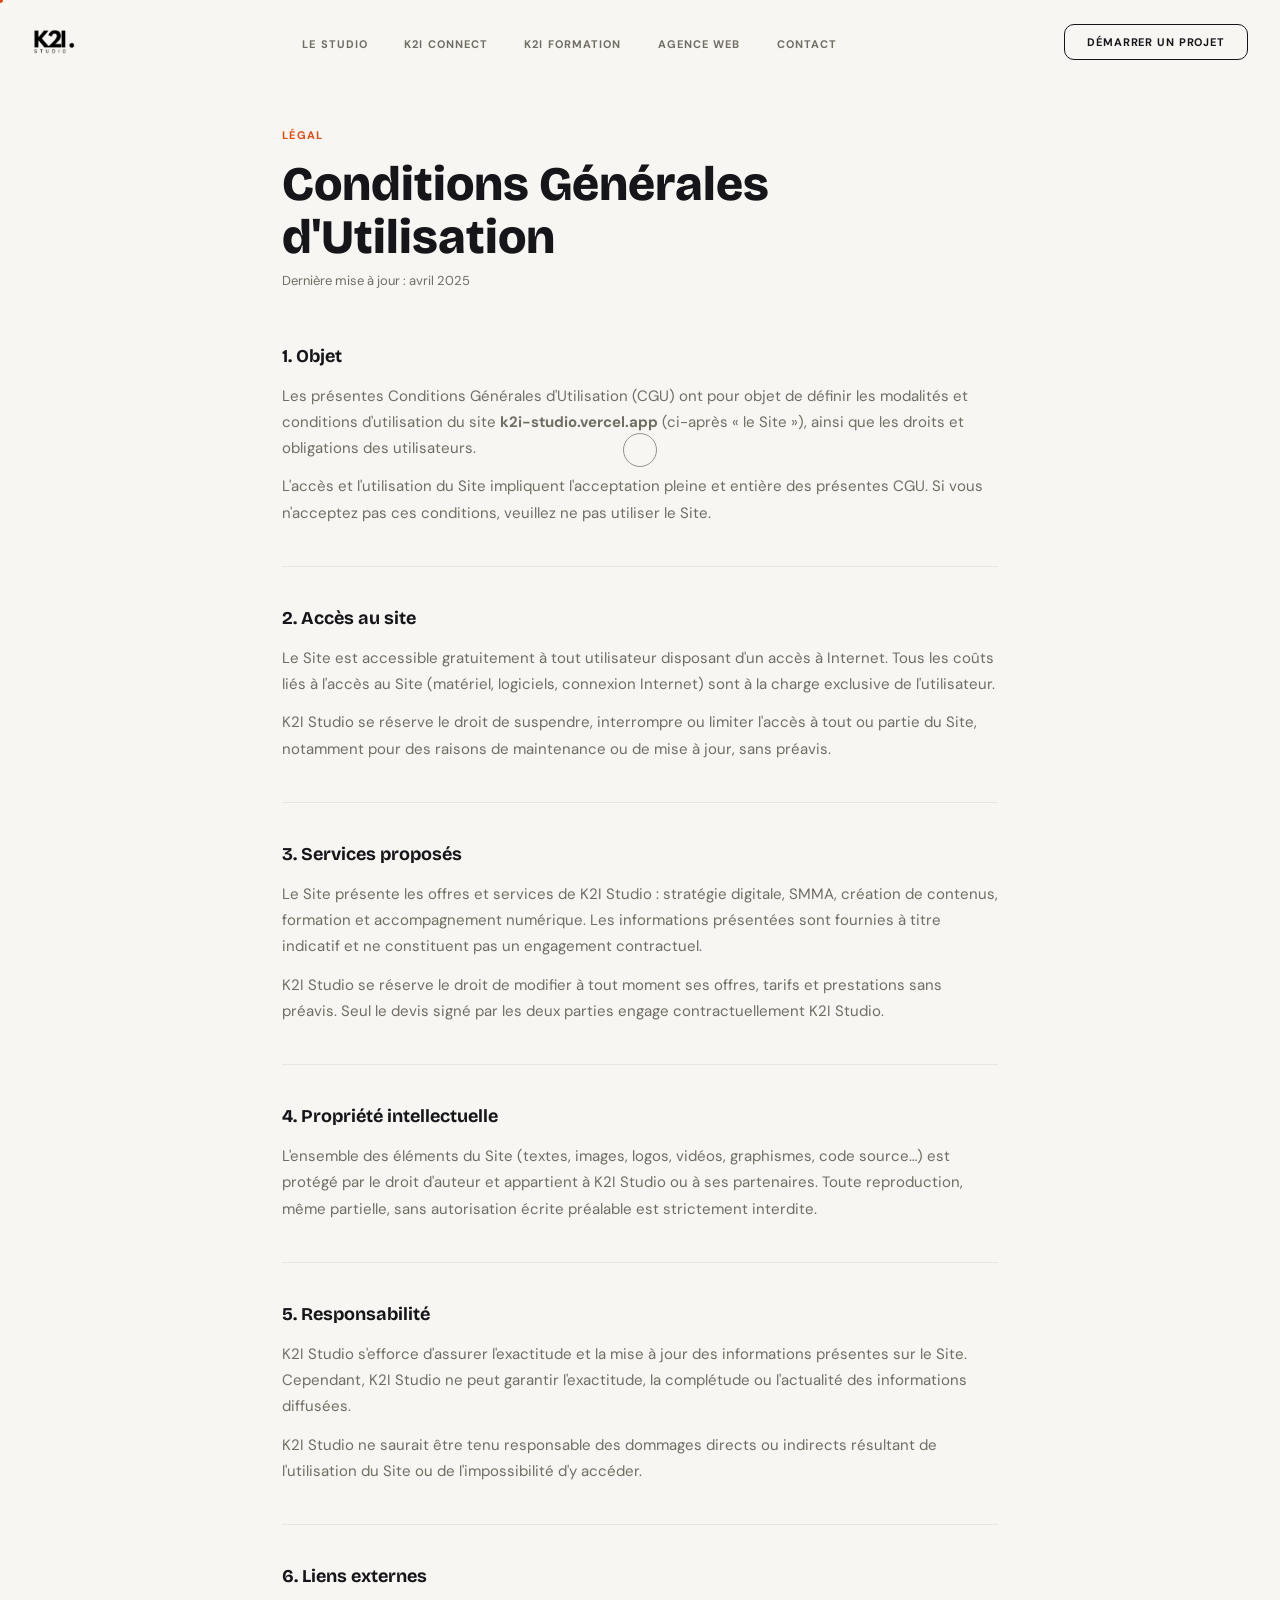
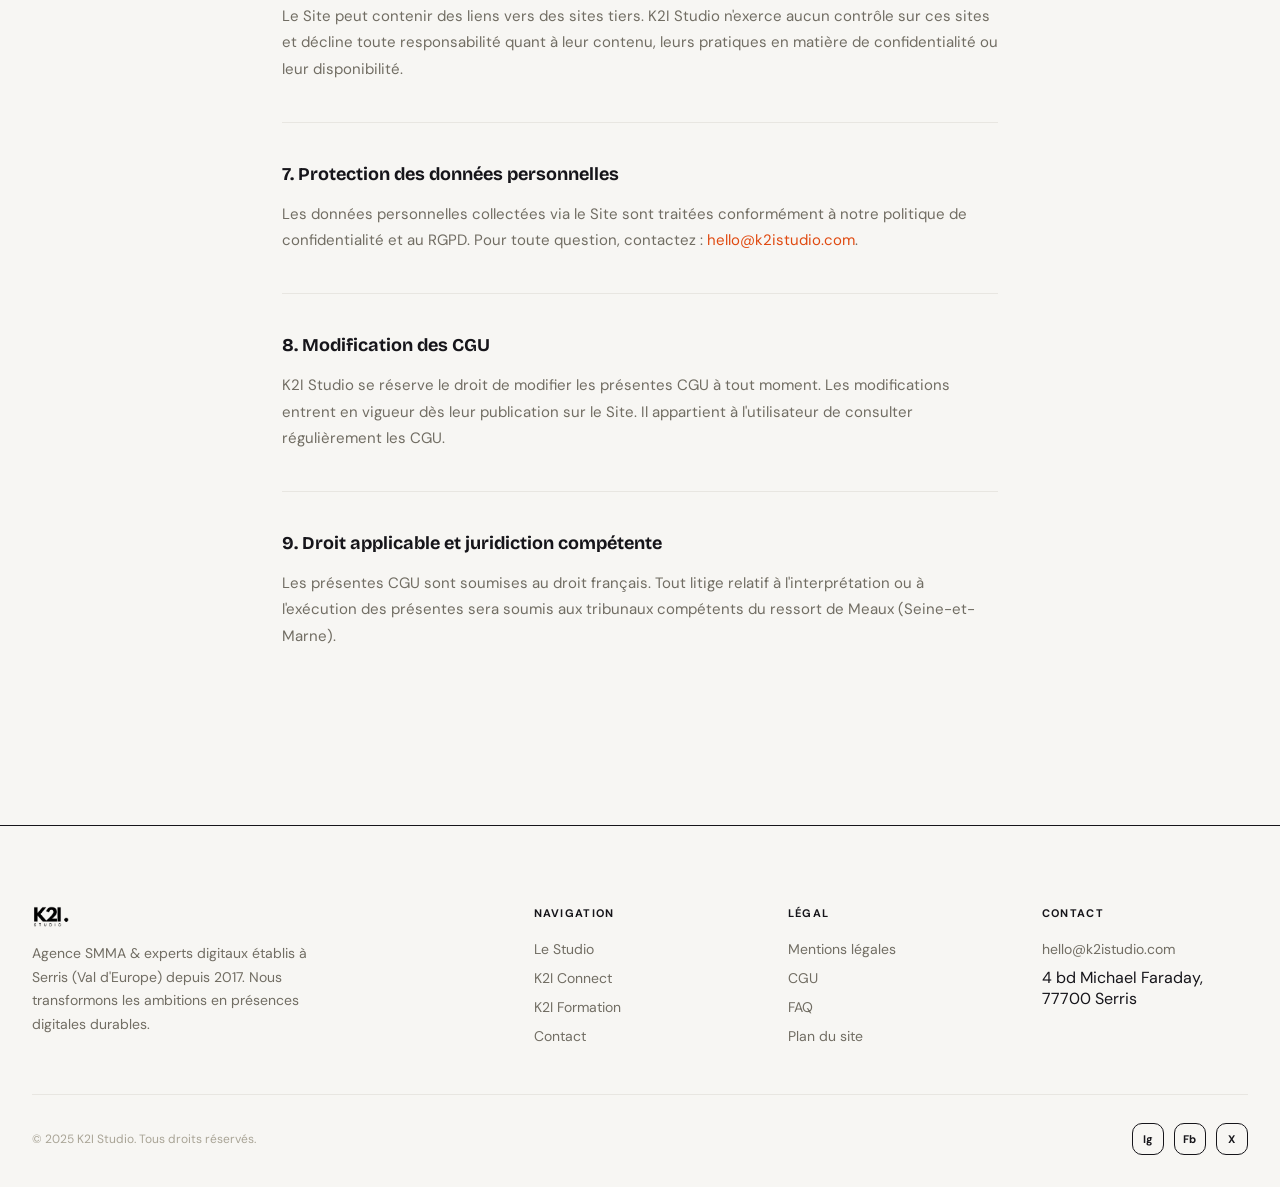
<file: cgu.html>
<!DOCTYPE html>
<html lang="fr">
<head>
  <meta charset="UTF-8">
  <link rel="icon" href="/favicon.ico" sizes="any">
  <link rel="icon" type="image/png" sizes="32x32" href="/img/favicon-k2i.png">
  <link rel="apple-touch-icon" href="/apple-touch-icon.png">
  <meta name="viewport" content="width=device-width, initial-scale=1.0">
  <title>Conditions Générales d'Utilisation — K2I Studio</title>
  <meta name="description" content="Conditions générales d'utilisation du site K2I Studio, agence digitale à Serris, Val d'Europe.">
  <meta name="robots" content="noindex, follow">
  <link rel="canonical" href="https://k2i-studio.vercel.app/cgu.html">
  <meta property="og:type" content="website">
  <meta property="og:url" content="https://k2i-studio.vercel.app/cgu.html">
  <meta property="og:title" content="CGU — K2I Studio">
  <meta property="og:image" content="https://k2i-studio.vercel.app/img/meta-k2istudio.jpg?v=2">
  <meta property="og:locale" content="fr_FR">
  <meta property="og:site_name" content="K2I Studio">
  <link rel="preconnect" href="https://fonts.googleapis.com">
  <link rel="preconnect" href="https://fonts.gstatic.com" crossorigin>
  <link href="https://fonts.googleapis.com/css2?family=Bricolage+Grotesque:opsz,wght@12..96,600;12..96,700;12..96,800&family=DM+Sans:opsz,wght@9..40,400;9..40,500&display=swap" rel="stylesheet">
  <link rel="stylesheet" href="style.css">
  <style>
    .legal-wrap { max-width: 780px; margin: 0 auto; padding: 8rem 2rem 6rem; }
    .legal-label { font-size: 0.6875rem; font-weight: 700; letter-spacing: 0.12em; text-transform: uppercase; color: var(--accent); margin-bottom: 1rem; }
    .legal-title { font-family: 'Bricolage Grotesque', sans-serif; font-size: clamp(2rem, 5vw, 3rem); font-weight: 800; line-height: 1.1; color: var(--text); margin: 0 0 0.5rem; }
    .legal-date { font-size: 0.8125rem; color: var(--muted); margin-bottom: 3.5rem; }
    .legal-section { margin-bottom: 2.5rem; padding-bottom: 2.5rem; border-bottom: 1px solid var(--border); }
    .legal-section:last-child { border-bottom: none; }
    .legal-h2 { font-family: 'Bricolage Grotesque', sans-serif; font-size: 1.125rem; font-weight: 700; color: var(--text); margin: 0 0 1rem; }
    .legal-p { font-size: 0.9375rem; line-height: 1.75; color: var(--muted); margin: 0 0 0.75rem; }
    .legal-p:last-child { margin-bottom: 0; }
    .legal-p a { color: var(--accent); text-decoration: none; }
    .legal-p a:hover { text-decoration: underline; }
    @media (max-width: 768px) { .legal-wrap { padding: 6rem 1.25rem 4rem; } }
  </style>
</head>
<body>

  <div class="page-intro" aria-hidden="true">
    <img src="/img/K2I%20LOGO.png" class="page-intro-logo" alt="K2I Studio">
  </div>
  <div class="cursor-ring" aria-hidden="true"></div>
  <div class="cursor-dot" aria-hidden="true"></div>
  <div class="scroll-progress" aria-hidden="true"></div>

  <!-- ─── NAVIGATION ───────────────────────────────────────────── -->
  <nav class="nav" role="navigation">
    <a href="index.html" class="nav-logo"><img src="/img/K2I%20LOGO.png" alt="K2I Studio" class="nav-logo-img"></a>
    <ul class="nav-links">
      <li><a href="index.html">Le Studio</a></li>
      <li><a href="k2i-connect.html">K2I Connect</a></li>
      <li><a href="k2i-formation.html">K2I Formation</a></li>
      <li><a href="agence-web-val-deurope.html">Agence Web</a></li>
      <li><a href="contact.html">Contact</a></li>
    </ul>
    <a href="contact.html" class="nav-cta">Démarrer un projet</a>
    <button class="nav-toggle" aria-label="Ouvrir le menu">
      <span></span><span></span><span></span>
    </button>
  </nav>
  <div class="nav-mobile" role="dialog" aria-modal="true">
    <ul>
      <li><a href="index.html">Le Studio</a></li>
      <li><a href="k2i-connect.html">K2I Connect</a></li>
      <li><a href="k2i-formation.html">K2I Formation</a></li>
      <li><a href="agence-web-val-deurope.html">Agence Web</a></li>
      <li><a href="contact.html">Contact</a></li>
    </ul>
    <a href="contact.html" class="btn-primary" style="margin-top:2rem;">Démarrer un projet</a>
  </div>

  <!-- ─── CONTENT ──────────────────────────────────────────────── -->
  <main>
    <div class="legal-wrap">
      <div class="legal-label">Légal</div>
      <h1 class="legal-title">Conditions Générales d'Utilisation</h1>
      <p class="legal-date">Dernière mise à jour : avril 2025</p>

      <div class="legal-section">
        <h2 class="legal-h2">1. Objet</h2>
        <p class="legal-p">Les présentes Conditions Générales d'Utilisation (CGU) ont pour objet de définir les modalités et conditions d'utilisation du site <strong>k2i-studio.vercel.app</strong> (ci-après « le Site »), ainsi que les droits et obligations des utilisateurs.</p>
        <p class="legal-p">L'accès et l'utilisation du Site impliquent l'acceptation pleine et entière des présentes CGU. Si vous n'acceptez pas ces conditions, veuillez ne pas utiliser le Site.</p>
      </div>

      <div class="legal-section">
        <h2 class="legal-h2">2. Accès au site</h2>
        <p class="legal-p">Le Site est accessible gratuitement à tout utilisateur disposant d'un accès à Internet. Tous les coûts liés à l'accès au Site (matériel, logiciels, connexion Internet) sont à la charge exclusive de l'utilisateur.</p>
        <p class="legal-p">K2I Studio se réserve le droit de suspendre, interrompre ou limiter l'accès à tout ou partie du Site, notamment pour des raisons de maintenance ou de mise à jour, sans préavis.</p>
      </div>

      <div class="legal-section">
        <h2 class="legal-h2">3. Services proposés</h2>
        <p class="legal-p">Le Site présente les offres et services de K2I Studio : stratégie digitale, SMMA, création de contenus, formation et accompagnement numérique. Les informations présentées sont fournies à titre indicatif et ne constituent pas un engagement contractuel.</p>
        <p class="legal-p">K2I Studio se réserve le droit de modifier à tout moment ses offres, tarifs et prestations sans préavis. Seul le devis signé par les deux parties engage contractuellement K2I Studio.</p>
      </div>

      <div class="legal-section">
        <h2 class="legal-h2">4. Propriété intellectuelle</h2>
        <p class="legal-p">L'ensemble des éléments du Site (textes, images, logos, vidéos, graphismes, code source…) est protégé par le droit d'auteur et appartient à K2I Studio ou à ses partenaires. Toute reproduction, même partielle, sans autorisation écrite préalable est strictement interdite.</p>
      </div>

      <div class="legal-section">
        <h2 class="legal-h2">5. Responsabilité</h2>
        <p class="legal-p">K2I Studio s'efforce d'assurer l'exactitude et la mise à jour des informations présentes sur le Site. Cependant, K2I Studio ne peut garantir l'exactitude, la complétude ou l'actualité des informations diffusées.</p>
        <p class="legal-p">K2I Studio ne saurait être tenu responsable des dommages directs ou indirects résultant de l'utilisation du Site ou de l'impossibilité d'y accéder.</p>
      </div>

      <div class="legal-section">
        <h2 class="legal-h2">6. Liens externes</h2>
        <p class="legal-p">Le Site peut contenir des liens vers des sites tiers. K2I Studio n'exerce aucun contrôle sur ces sites et décline toute responsabilité quant à leur contenu, leurs pratiques en matière de confidentialité ou leur disponibilité.</p>
      </div>

      <div class="legal-section">
        <h2 class="legal-h2">7. Protection des données personnelles</h2>
        <p class="legal-p">Les données personnelles collectées via le Site sont traitées conformément à notre politique de confidentialité et au RGPD. Pour toute question, contactez : <a href="mailto:hello@k2istudio.com">hello@k2istudio.com</a>.</p>
      </div>

      <div class="legal-section">
        <h2 class="legal-h2">8. Modification des CGU</h2>
        <p class="legal-p">K2I Studio se réserve le droit de modifier les présentes CGU à tout moment. Les modifications entrent en vigueur dès leur publication sur le Site. Il appartient à l'utilisateur de consulter régulièrement les CGU.</p>
      </div>

      <div class="legal-section">
        <h2 class="legal-h2">9. Droit applicable et juridiction compétente</h2>
        <p class="legal-p">Les présentes CGU sont soumises au droit français. Tout litige relatif à l'interprétation ou à l'exécution des présentes sera soumis aux tribunaux compétents du ressort de Meaux (Seine-et-Marne).</p>
      </div>
    </div>
  </main>

  <!-- ─── FOOTER ────────────────────────────────────────────────── -->
  <footer class="footer-wrap">
    <div class="footer">
      <div class="footer-top">
        <div class="footer-brand">
          <a href="index.html" class="footer-logo"><img src="/img/K2I%20LOGO.png" alt="K2I Studio" class="footer-logo-img"></a>
          <p>Agence SMMA &amp; experts digitaux établis à Serris (Val d'Europe) depuis 2017. Nous transformons les ambitions en présences digitales durables.</p>
        </div>
        <div>
          <div class="footer-col-title">Navigation</div>
          <ul class="footer-links">
            <li><a href="index.html">Le Studio</a></li>
            <li><a href="k2i-connect.html">K2I Connect</a></li>
            <li><a href="k2i-formation.html">K2I Formation</a></li>
            <li><a href="contact.html">Contact</a></li>
          </ul>
        </div>
        <div>
          <div class="footer-col-title">Légal</div>
          <ul class="footer-links">
            <li><a href="mentions-legales.html">Mentions légales</a></li>
            <li><a href="cgu.html">CGU</a></li>
            <li><a href="faq.html">FAQ</a></li>
            <li><a href="sitemap-page.html">Plan du site</a></li>
          </ul>
        </div>
        <div>
          <div class="footer-col-title">Contact</div>
          <ul class="footer-links">
            <li><a href="mailto:hello@k2istudio.com">hello@k2istudio.com</a></li>
            <li>4 bd Michael Faraday, 77700 Serris</li>
          </ul>
        </div>
      </div>
      <div class="footer-bottom">
        <p class="footer-copy">&copy; 2025 K2I Studio. Tous droits réservés.</p>
        <ul class="footer-social">
          <li><a href="#" aria-label="Instagram">Ig</a></li>
          <li><a href="#" aria-label="Facebook">Fb</a></li>
          <li><a href="#" aria-label="X / Twitter">X</a></li>
        </ul>
      </div>
    </div>
  </footer>

  <script src="script.js" defer></script>
</body>
</html>
</file>
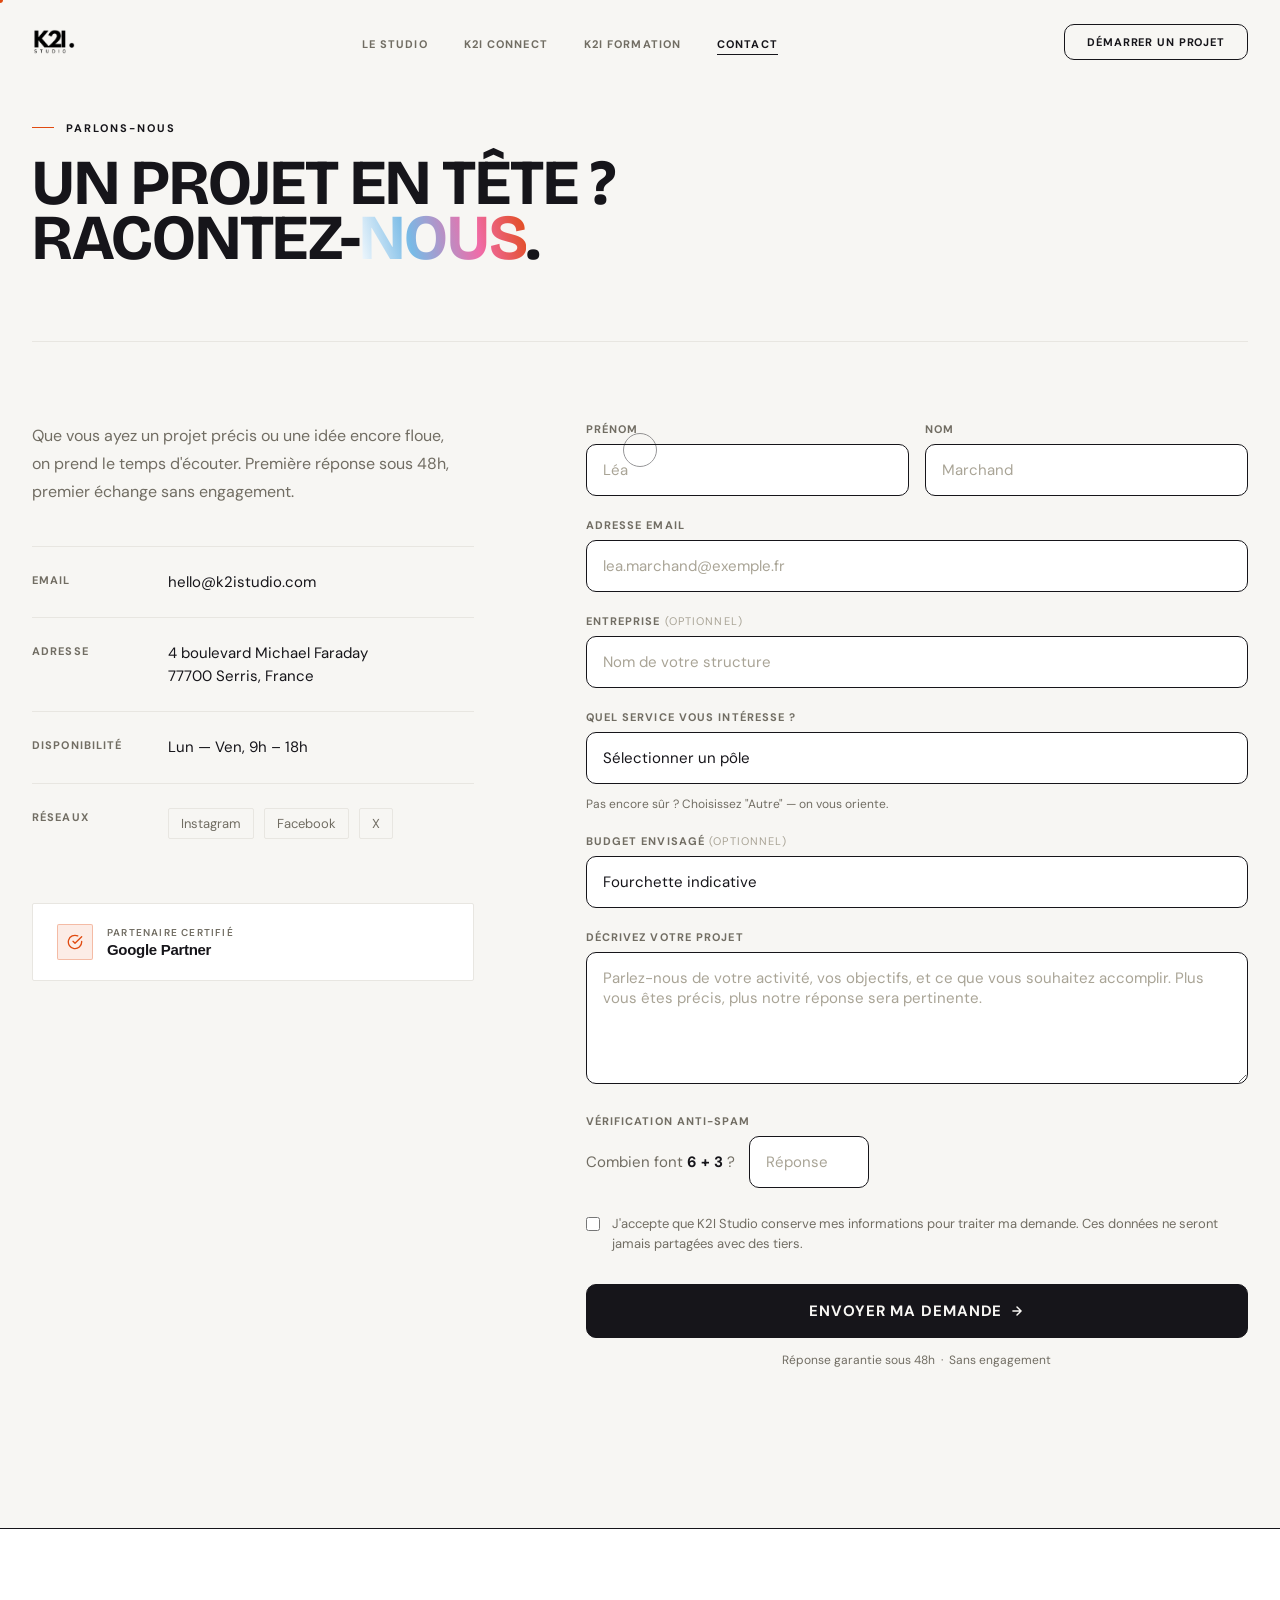
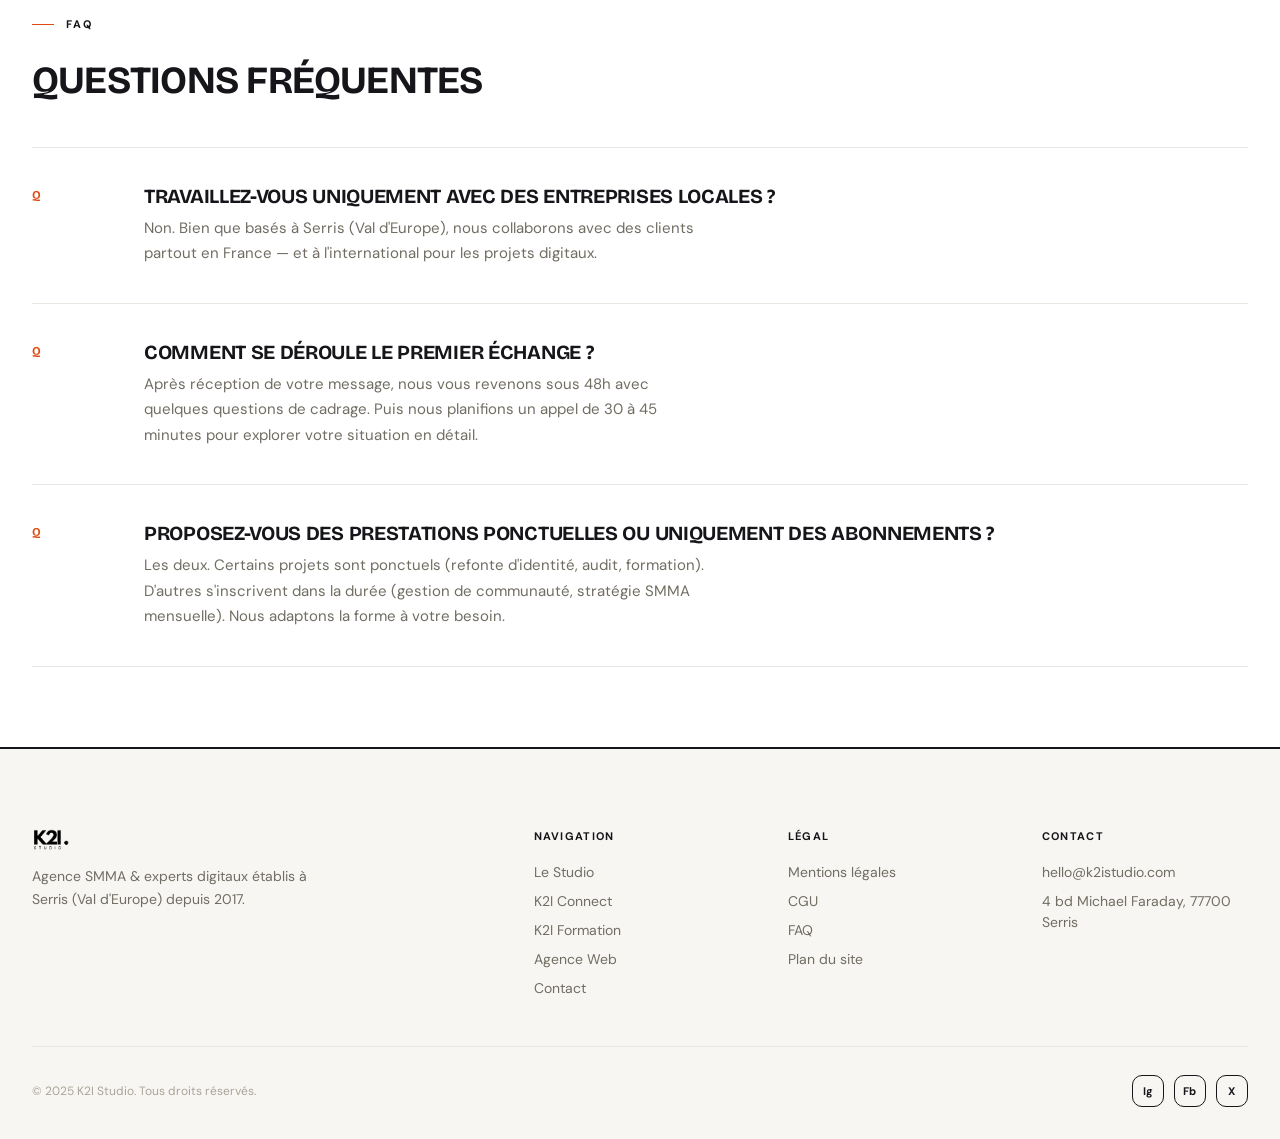
<file: contact.html>
<!DOCTYPE html>
<html lang="fr">
<head>
  <meta charset="UTF-8">
  <link rel="icon" href="/favicon.ico" sizes="any">
  <link rel="icon" type="image/png" sizes="32x32" href="/img/favicon-k2i.png">
  <link rel="apple-touch-icon" href="/apple-touch-icon.png">
  <meta name="viewport" content="width=device-width, initial-scale=1.0">
  <title>Contact Agence Web Val d'Europe | Devis Gratuit Site Internet 77 — K2I Studio</title>
  <meta name="description" content="Contactez K2I Studio, agence web à Serris, Val d'Europe (77700). Devis gratuit sous 48h pour création de site internet, SEO local ou stratégie digitale en Seine-et-Marne et Marne-la-Vallée.">
  <meta name="keywords" content="contact agence web val d'europe, devis site internet serris, agence web 77700, création site internet chessy, agence digitale marne la vallée, devis gratuit agence web 77">
  <meta name="robots" content="index, follow">
  <link rel="canonical" href="https://k2istudio.com/contact.html">
  <meta name="geo.region" content="FR-77">
  <meta name="geo.placename" content="Serris, Val d'Europe">
  <meta name="geo.position" content="48.858;2.777">
  <meta name="ICBM" content="48.858, 2.777">
  <meta property="og:type" content="website">
  <meta property="og:url" content="https://k2istudio.com/contact.html">
  <meta property="og:title" content="Contactez K2I Studio — Agence Web Val d'Europe, Serris 77">
  <meta property="og:description" content="Devis gratuit sous 48h. Création de site internet, SEO et stratégie digitale pour entreprises du Val d'Europe et du 77.">
  <meta property="og:image" content="https://k2istudio.com/img/meta-k2istudio.jpg?v=2">
  <meta property="og:locale" content="fr_FR">
  <meta property="og:site_name" content="K2I Studio">
  <script type="application/ld+json">
  {
    "@context": "https://schema.org",
    "@type": "ProfessionalService",
    "name": "K2I Studio",
    "url": "https://k2istudio.com",
    "email": "hello@k2istudio.com",
    "foundingDate": "2015",
    "address": {
      "@type": "PostalAddress",
      "streetAddress": "4 boulevard Michael Faraday",
      "addressLocality": "Serris",
      "postalCode": "77700",
      "addressRegion": "Seine-et-Marne",
      "addressCountry": "FR"
    },
    "geo": {"@type": "GeoCoordinates", "latitude": 48.8582, "longitude": 2.7768},
    "areaServed": ["Val d'Europe", "Serris", "Chessy", "Marne-la-Vallée", "Seine-et-Marne"]
  }
  </script>
  <link rel="preconnect" href="https://fonts.googleapis.com">
  <link rel="preconnect" href="https://fonts.gstatic.com" crossorigin>
  <link href="https://fonts.googleapis.com/css2?family=Bricolage+Grotesque:opsz,wght@12..96,600;12..96,700;12..96,800&family=DM+Sans:opsz,wght@9..40,400;9..40,500&display=swap" rel="stylesheet">
  <link rel="stylesheet" href="style.css">
</head>
<body>

  <div class="page-intro" aria-hidden="true">
    <img src="/img/K2I%20LOGO.png" class="page-intro-logo" alt="K2I Studio">
  </div>
  <div class="cursor-ring" aria-hidden="true"></div>
  <div class="cursor-dot" aria-hidden="true"></div>
  <div class="scroll-progress" aria-hidden="true"></div>

  <!-- ─── NAVIGATION ───────────────────────────────────────────── -->
  <nav class="nav" role="navigation">
    <a href="index.html" class="nav-logo"><img src="/img/K2I%20LOGO.png" alt="K2I Studio" class="nav-logo-img"></a>
    <ul class="nav-links">
      <li><a href="index.html">Le Studio</a></li>
      <li><a href="k2i-connect.html">K2I Connect</a></li>
      <li><a href="k2i-formation.html">K2I Formation</a></li>
      <li><a href="contact.html" class="active">Contact</a></li>
    </ul>
    <a href="contact.html" class="nav-cta">Démarrer un projet</a>
    <button class="nav-toggle" aria-label="Ouvrir le menu">
      <span></span><span></span><span></span>
    </button>
  </nav>

  <div class="nav-mobile" role="dialog" aria-modal="true">
    <a href="index.html">Le Studio</a>
    <a href="k2i-connect.html">K2I Connect</a>
    <a href="k2i-formation.html">K2I Formation</a>
    <a href="agence-web-val-deurope.html">Agence Web</a>
    <a href="contact.html">Contact</a>
  </div>

  <!-- ─── CONTACT SECTION ───────────────────────────────────────── -->
  <section aria-labelledby="contact-title">
    <div style="padding-top:7rem; max-width:1400px; margin:0 auto; padding-left:2rem; padding-right:2rem;">

      <div style="padding-bottom:3rem; border-bottom:1px solid var(--border);">
        <div class="section-label" style="margin-bottom:1.25rem;">Parlons-nous</div>
        <h1 class="hero-title" id="contact-title" style="font-size:clamp(2.75rem,5vw,5rem);">
          Un projet en tête ?<br>
          Racontez-<em>nous</em>.
        </h1>
      </div>

      <div class="contact-layout">

        <!-- ─── LEFT: Infos ─────────────────────────────────────── -->
        <div class="reveal">
          <p style="font-size:1rem; line-height:1.75; color:var(--muted); max-width:38ch; margin-bottom:2.5rem;">
            Que vous ayez un projet précis ou une idée encore floue, on prend le temps d'écouter.
            Première réponse sous 48h, premier échange sans engagement.
          </p>

          <div class="contact-detail">
            <span class="contact-detail-label">Email</span>
            <a href="mailto:hello@k2istudio.com" class="contact-detail-value">hello@k2istudio.com</a>
          </div>
          <div class="contact-detail">
            <span class="contact-detail-label">Adresse</span>
            <span class="contact-detail-value">4 boulevard Michael Faraday<br>77700 Serris, France</span>
          </div>
          <div class="contact-detail">
            <span class="contact-detail-label">Disponibilité</span>
            <span class="contact-detail-value">Lun — Ven, 9h – 18h</span>
          </div>
          <div class="contact-detail">
            <span class="contact-detail-label">Réseaux</span>
            <div style="display:flex; gap:0.625rem; flex-wrap:wrap;">
              <a href="#" style="font-size:0.8125rem; color:var(--muted); text-decoration:none; transition:color 0.2s ease; padding:0.375rem 0.75rem; border:1px solid var(--border); border-radius:2px;" onmouseover="this.style.color='var(--text)'; this.style.borderColor='var(--muted)'" onmouseout="this.style.color='var(--muted)'; this.style.borderColor='var(--border)'">Instagram</a>
              <a href="#" style="font-size:0.8125rem; color:var(--muted); text-decoration:none; transition:color 0.2s ease; padding:0.375rem 0.75rem; border:1px solid var(--border); border-radius:2px;" onmouseover="this.style.color='var(--text)'; this.style.borderColor='var(--muted)'" onmouseout="this.style.color='var(--muted)'; this.style.borderColor='var(--border)'">Facebook</a>
              <a href="#" style="font-size:0.8125rem; color:var(--muted); text-decoration:none; transition:color 0.2s ease; padding:0.375rem 0.75rem; border:1px solid var(--border); border-radius:2px;" onmouseover="this.style.color='var(--text)'; this.style.borderColor='var(--muted)'" onmouseout="this.style.color='var(--muted)'; this.style.borderColor='var(--border)'">X</a>
            </div>
          </div>

          <!-- Google Partner badge -->
          <div style="margin-top:2.5rem; padding:1.25rem 1.5rem; border:1px solid var(--border); border-radius:2px; display:flex; align-items:center; gap:0.875rem; background:var(--surface);">
            <div style="width:36px; height:36px; border:1px solid rgba(224,74,16,0.3); background:rgba(224,74,16,0.1); border-radius:2px; display:flex; align-items:center; justify-content:center; flex-shrink:0;">
              <svg width="16" height="16" viewBox="0 0 24 24" fill="none">
                <path d="M22 11.08V12a10 10 0 1 1-5.93-9.14" stroke="#e04a10" stroke-width="2" stroke-linecap="round" stroke-linejoin="round"/>
                <polyline points="22 4 12 14.01 9 11.01" stroke="#e04a10" stroke-width="2" stroke-linecap="round" stroke-linejoin="round"/>
              </svg>
            </div>
            <div>
              <div style="font-size:0.625rem; font-weight:600; letter-spacing:0.12em; text-transform:uppercase; color:var(--muted);">Partenaire certifié</div>
              <div style="font-family:'Syne',sans-serif; font-size:0.9375rem; font-weight:700; color:var(--text); letter-spacing:-0.02em; margin-top:0.125rem;">Google Partner</div>
            </div>
          </div>
        </div>

        <!-- ─── RIGHT: Form ─────────────────────────────────────── -->
        <div class="reveal reveal-d1">
          <form id="contact-form" class="form-stack" novalidate>

            <div class="form-row">
              <div class="form-group">
                <label class="form-label" for="prenom">Prénom</label>
                <input class="form-input" type="text" id="prenom" name="prenom" placeholder="Léa" autocomplete="given-name" required>
              </div>
              <div class="form-group">
                <label class="form-label" for="nom">Nom</label>
                <input class="form-input" type="text" id="nom" name="nom" placeholder="Marchand" autocomplete="family-name" required>
              </div>
            </div>

            <div class="form-group">
              <label class="form-label" for="email">Adresse email</label>
              <input class="form-input" type="email" id="email" name="email" placeholder="lea.marchand@exemple.fr" autocomplete="email" required>
            </div>

            <div class="form-group">
              <label class="form-label" for="entreprise">Entreprise <span style="color:var(--dim); font-weight:400;">(optionnel)</span></label>
              <input class="form-input" type="text" id="entreprise" name="entreprise" placeholder="Nom de votre structure" autocomplete="organization">
            </div>

            <div class="form-group">
              <label class="form-label" for="service">Quel service vous intéresse ?</label>
              <select class="form-select" id="service" name="service" required>
                <option value="" disabled selected>Sélectionner un pôle</option>
                <option value="identite">Identité de marque &amp; SEO</option>
                <option value="contenu">Stratégie de contenu</option>
                <option value="profils">Top-profils &amp; experts</option>
                <option value="strategie">Stratégie SMMA</option>
                <option value="connect">K2I Connect</option>
                <option value="formation">K2I Formation</option>
                <option value="autre">Autre / Je ne sais pas encore</option>
              </select>
              <span class="form-helper">Pas encore sûr ? Choisissez "Autre" — on vous oriente.</span>
            </div>

            <div class="form-group">
              <label class="form-label" for="budget">Budget envisagé <span style="color:var(--dim); font-weight:400;">(optionnel)</span></label>
              <select class="form-select" id="budget" name="budget">
                <option value="" disabled selected>Fourchette indicative</option>
                <option value="moins-1k">Moins de 1 000 €</option>
                <option value="1k-3k">1 000 € – 3 000 €</option>
                <option value="3k-7k">3 000 € – 7 000 €</option>
                <option value="7k-15k">7 000 € – 15 000 €</option>
                <option value="plus-15k">Plus de 15 000 €</option>
                <option value="nsp">Je ne sais pas encore</option>
              </select>
            </div>

            <div class="form-group">
              <label class="form-label" for="message">Décrivez votre projet</label>
              <textarea class="form-textarea" id="message" name="message" placeholder="Parlez-nous de votre activité, vos objectifs, et ce que vous souhaitez accomplir. Plus vous êtes précis, plus notre réponse sera pertinente." rows="5" required></textarea>
            </div>

            <!-- Honeypot anti-spam -->
            <input type="text" name="website" style="display:none" tabindex="-1" autocomplete="off">

            <!-- Math CAPTCHA -->
            <div class="form-group" style="margin-top:0.5rem;">
              <label class="form-label" for="contact-captcha">Vérification anti-spam</label>
              <div style="display:flex; align-items:center; gap:0.875rem; flex-wrap:wrap;">
                <span style="font-size:0.9375rem; color:var(--muted);">Combien font <strong style="color:var(--text);" id="contact-captcha-q">…</strong> ?</span>
                <input class="form-input" type="number" id="contact-captcha" name="captcha" placeholder="Réponse" required style="max-width:120px;">
              </div>
              <span class="form-helper" id="contact-captcha-error" style="color:#e04a10; display:none;">Mauvaise réponse, réessayez.</span>
            </div>

            <div style="display:flex; align-items:flex-start; gap:0.75rem; margin-top:0.25rem;">
              <input type="checkbox" id="rgpd" name="rgpd" required style="margin-top:0.2rem; accent-color:var(--accent); width:14px; height:14px; flex-shrink:0; cursor:pointer;">
              <label for="rgpd" style="font-size:0.8125rem; color:var(--muted); line-height:1.55; cursor:pointer;">
                J'accepte que K2I Studio conserve mes informations pour traiter ma demande.
                Ces données ne seront jamais partagées avec des tiers.
              </label>
            </div>

            <div style="padding-top:0.5rem;">
              <button type="submit" class="btn-primary" style="font-size:0.9375rem; padding:1rem 2.25rem; width:100%; justify-content:center;">
                Envoyer ma demande
                <svg width="14" height="14" viewBox="0 0 24 24" fill="none" stroke="currentColor" stroke-width="2.5" stroke-linecap="round" stroke-linejoin="round"><path d="M5 12h14M12 5l7 7-7 7"/></svg>
              </button>
              <p style="font-size:0.75rem; color:var(--muted); text-align:center; margin-top:0.875rem;">
                Réponse garantie sous 48h &nbsp;·&nbsp; Sans engagement
              </p>
            </div>
          </form>
        </div>

      </div>
    </div>
  </section>

  <!-- ─── FAQ STRIP ─────────────────────────────────────────────── -->
  <div class="bg-surface" style="margin-top:5rem;">
    <div style="max-width:1400px; margin:0 auto; padding:5rem 2rem;">
      <div class="reveal" style="margin-bottom:3rem;">
        <div class="section-label">FAQ</div>
        <h2 class="section-title" style="font-size:clamp(1.75rem,3vw,2.5rem);">Questions fréquentes</h2>
      </div>
      <div style="display:flex; flex-direction:column;">
        <div class="process-step reveal">
          <div class="process-step-num">Q</div>
          <div>
            <h3 class="process-step-name">Travaillez-vous uniquement avec des entreprises locales ?</h3>
            <p class="process-step-desc">Non. Bien que basés à Serris (Val d'Europe), nous collaborons avec des clients partout en France — et à l'international pour les projets digitaux.</p>
          </div>
        </div>
        <div class="process-step reveal reveal-d1">
          <div class="process-step-num">Q</div>
          <div>
            <h3 class="process-step-name">Comment se déroule le premier échange ?</h3>
            <p class="process-step-desc">Après réception de votre message, nous vous revenons sous 48h avec quelques questions de cadrage. Puis nous planifions un appel de 30 à 45 minutes pour explorer votre situation en détail.</p>
          </div>
        </div>
        <div class="process-step reveal reveal-d2">
          <div class="process-step-num">Q</div>
          <div>
            <h3 class="process-step-name">Proposez-vous des prestations ponctuelles ou uniquement des abonnements ?</h3>
            <p class="process-step-desc">Les deux. Certains projets sont ponctuels (refonte d'identité, audit, formation). D'autres s'inscrivent dans la durée (gestion de communauté, stratégie SMMA mensuelle). Nous adaptons la forme à votre besoin.</p>
          </div>
        </div>
      </div>
    </div>
  </div>

  <!-- ─── FOOTER ────────────────────────────────────────────────── -->
  <footer class="footer-wrap">
    <div class="footer">
      <div class="footer-top">
        <div class="footer-brand">
          <a href="index.html" class="footer-logo"><img src="/img/K2I%20LOGO.png" alt="K2I Studio" class="footer-logo-img"></a>
          <p>Agence SMMA &amp; experts digitaux établis à Serris (Val d'Europe) depuis 2017.</p>
        </div>
        <div>
          <div class="footer-col-title">Navigation</div>
          <ul class="footer-links">
            <li><a href="index.html">Le Studio</a></li>
            <li><a href="k2i-connect.html">K2I Connect</a></li>
            <li><a href="k2i-formation.html">K2I Formation</a></li>
            <li><a href="agence-web-val-deurope.html">Agence Web</a></li>
      <li><a href="contact.html">Contact</a></li>
          </ul>
        </div>
        <div>
          <div class="footer-col-title">Légal</div>
          <ul class="footer-links">
            <li><a href="mentions-legales.html">Mentions légales</a></li>
            <li><a href="cgu.html">CGU</a></li>
            <li><a href="faq.html">FAQ</a></li>
            <li><a href="sitemap-page.html">Plan du site</a></li>
          </ul>
        </div>
        <div>
          <div class="footer-col-title">Contact</div>
          <ul class="footer-links">
            <li><a href="mailto:hello@k2istudio.com">hello@k2istudio.com</a></li>
            <li><a href="#">4 bd Michael Faraday, 77700 Serris</a></li>
          </ul>
        </div>
      </div>
      <div class="footer-bottom">
        <p class="footer-copy">&copy; 2025 K2I Studio. Tous droits réservés.</p>
        <ul class="footer-social">
          <li><a href="#" aria-label="Instagram">Ig</a></li>
          <li><a href="#" aria-label="Facebook">Fb</a></li>
          <li><a href="#" aria-label="X / Twitter">X</a></li>
        </ul>
      </div>
    </div>
  </footer>

  <script src="script.js" defer></script>
</body>
</html>
</file>
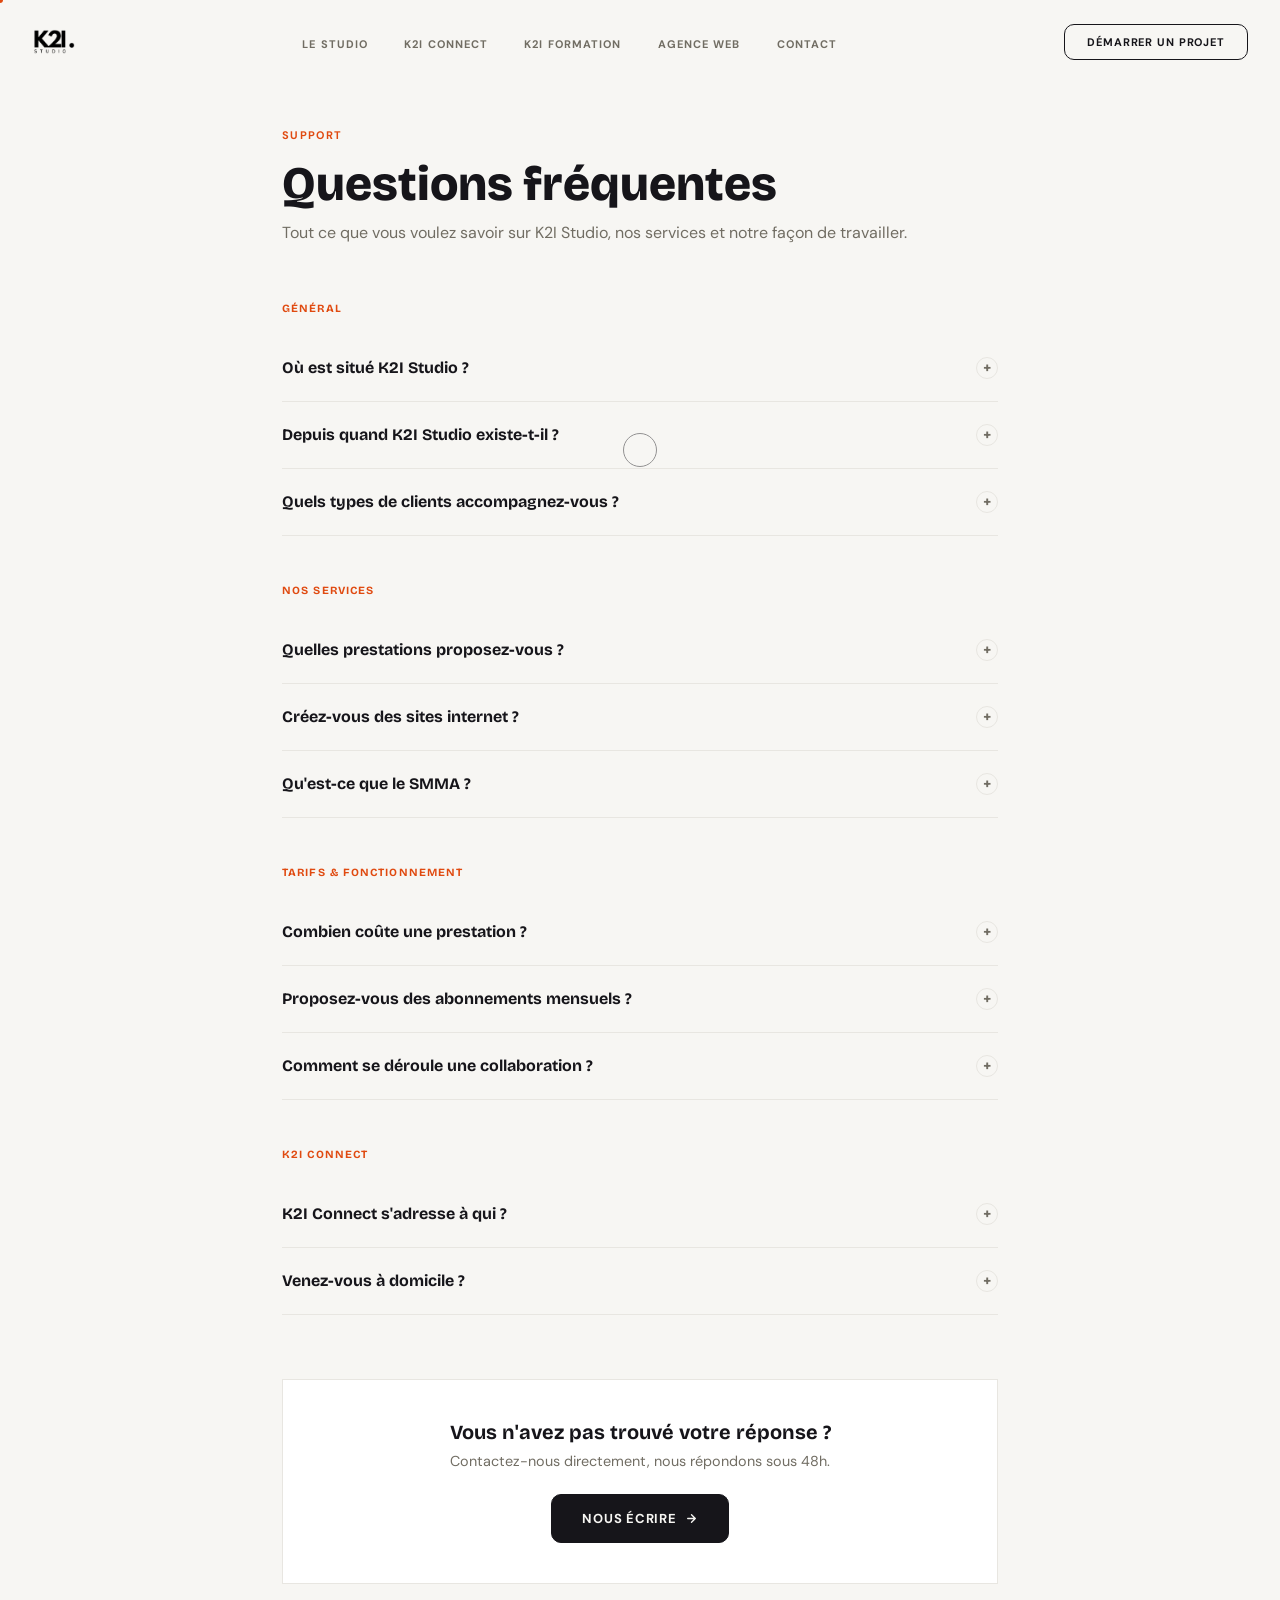
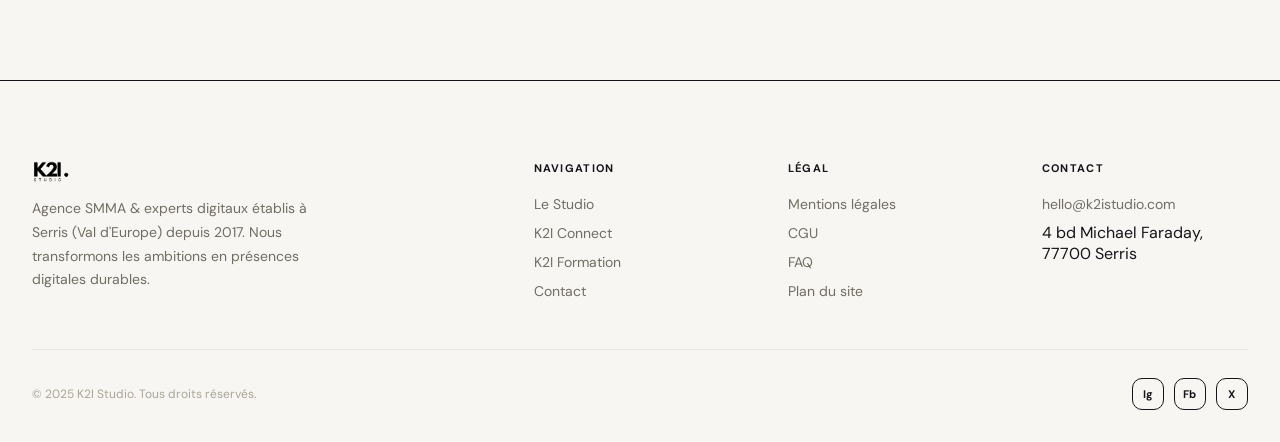
<file: faq.html>
<!DOCTYPE html>
<html lang="fr">
<head>
  <meta charset="UTF-8">
  <link rel="icon" href="/favicon.ico" sizes="any">
  <link rel="icon" type="image/png" sizes="32x32" href="/img/favicon-k2i.png">
  <link rel="apple-touch-icon" href="/apple-touch-icon.png">
  <meta name="viewport" content="width=device-width, initial-scale=1.0">
  <title>FAQ — Questions fréquentes — K2I Studio</title>
  <meta name="description" content="Toutes les réponses à vos questions sur les services de K2I Studio : SMMA, création de site web, formation digitale, accompagnement numérique à Serris, Val d'Europe.">
  <meta name="robots" content="index, follow">
  <link rel="canonical" href="https://k2i-studio.vercel.app/faq.html">
  <meta property="og:type" content="website">
  <meta property="og:url" content="https://k2i-studio.vercel.app/faq.html">
  <meta property="og:title" content="FAQ — K2I Studio">
  <meta property="og:description" content="Toutes les réponses à vos questions sur les services de K2I Studio.">
  <meta property="og:image" content="https://k2i-studio.vercel.app/img/meta-k2istudio.jpg?v=2">
  <meta property="og:locale" content="fr_FR">
  <meta property="og:site_name" content="K2I Studio">
  <script type="application/ld+json">
  {
    "@context": "https://schema.org",
    "@type": "FAQPage",
    "mainEntity": [
      { "@type": "Question", "name": "Où est situé K2I Studio ?", "acceptedAnswer": { "@type": "Answer", "text": "K2I Studio est basé à Serris, au cœur du Val d'Europe (77700), en Seine-et-Marne. Nous intervenons sur site dans tout le secteur et à distance partout en France." } },
      { "@type": "Question", "name": "Quels types de clients accompagnez-vous ?", "acceptedAnswer": { "@type": "Answer", "text": "Nous accompagnons des TPE, PME, indépendants, associations et grandes entreprises dans leur développement digital." } },
      { "@type": "Question", "name": "Combien coûte une prestation K2I Studio ?", "acceptedAnswer": { "@type": "Answer", "text": "Chaque projet est sur-mesure. Nous établissons un devis gratuit après un premier échange. Contactez-nous pour en discuter." } }
    ]
  }
  </script>
  <link rel="preconnect" href="https://fonts.googleapis.com">
  <link rel="preconnect" href="https://fonts.gstatic.com" crossorigin>
  <link href="https://fonts.googleapis.com/css2?family=Bricolage+Grotesque:opsz,wght@12..96,600;12..96,700;12..96,800&family=DM+Sans:opsz,wght@9..40,400;9..40,500&display=swap" rel="stylesheet">
  <link rel="stylesheet" href="style.css">
  <style>
    .faq-wrap { max-width: 780px; margin: 0 auto; padding: 8rem 2rem 6rem; }
    .faq-label { font-size: 0.6875rem; font-weight: 700; letter-spacing: 0.12em; text-transform: uppercase; color: var(--accent); margin-bottom: 1rem; }
    .faq-title { font-family: 'Bricolage Grotesque', sans-serif; font-size: clamp(2rem, 5vw, 3rem); font-weight: 800; line-height: 1.1; color: var(--text); margin: 0 0 0.5rem; }
    .faq-sub { font-size: 1rem; color: var(--muted); margin: 0 0 3.5rem; line-height: 1.7; }
    .faq-category { font-family: 'Bricolage Grotesque', sans-serif; font-size: 0.6875rem; font-weight: 700; letter-spacing: 0.1em; text-transform: uppercase; color: var(--accent); margin: 3rem 0 1.25rem; }
    .faq-item { border-bottom: 1px solid var(--border); }
    .faq-item:first-of-type { border-top: 1px solid var(--border); }
    .faq-q {
      width: 100%; background: none; border: none; cursor: pointer;
      display: flex; align-items: center; justify-content: space-between; gap: 1.5rem;
      padding: 1.375rem 0; text-align: left;
      font-family: 'Bricolage Grotesque', sans-serif;
      font-size: 1rem; font-weight: 700; color: var(--text);
      transition: color 0.2s;
    }
    .faq-q:hover { color: var(--accent); }
    .faq-q-icon {
      width: 22px; height: 22px; flex-shrink: 0;
      border: 1px solid var(--border); border-radius: 50%;
      display: flex; align-items: center; justify-content: center;
      font-size: 1rem; line-height: 1; color: var(--muted);
      transition: transform 0.3s ease, border-color 0.2s, color 0.2s;
    }
    .faq-item.open .faq-q-icon { transform: rotate(45deg); border-color: var(--accent); color: var(--accent); }
    .faq-a {
      max-height: 0; overflow: hidden;
      transition: max-height 0.35s ease, padding 0.25s ease;
    }
    .faq-item.open .faq-a { max-height: 400px; }
    .faq-a-inner { padding-bottom: 1.375rem; font-size: 0.9375rem; line-height: 1.75; color: var(--muted); }
    .faq-a-inner a { color: var(--accent); text-decoration: none; }
    .faq-a-inner a:hover { text-decoration: underline; }
    .faq-cta { margin-top: 4rem; padding: 2.5rem; background: var(--surface); border: 1px solid var(--border); border-radius: var(--radius); text-align: center; }
    .faq-cta-title { font-family: 'Bricolage Grotesque', sans-serif; font-size: 1.25rem; font-weight: 700; color: var(--text); margin: 0 0 0.5rem; }
    .faq-cta-sub { font-size: 0.9rem; color: var(--muted); margin: 0 0 1.5rem; }
    @media (max-width: 768px) { .faq-wrap { padding: 6rem 1.25rem 4rem; } }
  </style>
</head>
<body>

  <div class="page-intro" aria-hidden="true">
    <img src="/img/K2I%20LOGO.png" class="page-intro-logo" alt="K2I Studio">
  </div>
  <div class="cursor-ring" aria-hidden="true"></div>
  <div class="cursor-dot" aria-hidden="true"></div>
  <div class="scroll-progress" aria-hidden="true"></div>

  <!-- ─── NAVIGATION ───────────────────────────────────────────── -->
  <nav class="nav" role="navigation">
    <a href="index.html" class="nav-logo"><img src="/img/K2I%20LOGO.png" alt="K2I Studio" class="nav-logo-img"></a>
    <ul class="nav-links">
      <li><a href="index.html">Le Studio</a></li>
      <li><a href="k2i-connect.html">K2I Connect</a></li>
      <li><a href="k2i-formation.html">K2I Formation</a></li>
      <li><a href="agence-web-val-deurope.html">Agence Web</a></li>
      <li><a href="contact.html">Contact</a></li>
    </ul>
    <a href="contact.html" class="nav-cta">Démarrer un projet</a>
    <button class="nav-toggle" aria-label="Ouvrir le menu">
      <span></span><span></span><span></span>
    </button>
  </nav>
  <div class="nav-mobile" role="dialog" aria-modal="true">
    <ul>
      <li><a href="index.html">Le Studio</a></li>
      <li><a href="k2i-connect.html">K2I Connect</a></li>
      <li><a href="k2i-formation.html">K2I Formation</a></li>
      <li><a href="agence-web-val-deurope.html">Agence Web</a></li>
      <li><a href="contact.html">Contact</a></li>
    </ul>
    <a href="contact.html" class="btn-primary" style="margin-top:2rem;">Démarrer un projet</a>
  </div>

  <!-- ─── CONTENT ──────────────────────────────────────────────── -->
  <main>
    <div class="faq-wrap">
      <div class="faq-label">Support</div>
      <h1 class="faq-title">Questions fréquentes</h1>
      <p class="faq-sub">Tout ce que vous voulez savoir sur K2I Studio, nos services et notre façon de travailler.</p>

      <!-- GÉNÉRAL -->
      <div class="faq-category">Général</div>

      <div class="faq-item">
        <button class="faq-q" aria-expanded="false">
          Où est situé K2I Studio ?
          <span class="faq-q-icon" aria-hidden="true">+</span>
        </button>
        <div class="faq-a"><div class="faq-a-inner">K2I Studio est basé à Serris (77700), au cœur du Val d'Europe en Seine-et-Marne. Nous intervenons sur site dans tout le secteur (Marne-la-Vallée, Chessy, Magny-le-Hongre, Bailly-Romainvilliers…) et accompagnons également des clients partout en France à distance.</div></div>
      </div>

      <div class="faq-item">
        <button class="faq-q" aria-expanded="false">
          Depuis quand K2I Studio existe-t-il ?
          <span class="faq-q-icon" aria-hidden="true">+</span>
        </button>
        <div class="faq-a"><div class="faq-a-inner">Présents dans le Val d'Europe depuis 2015 sous le nom <strong>K2i Design</strong>, nous avons évolué en <strong>K2I Studio</strong> en 2017 pour élargir notre offre : stratégie SMMA, content marketing, SEO et accompagnement digital. Plus de 10 ans d'expertise locale.</div></div>
      </div>

      <div class="faq-item">
        <button class="faq-q" aria-expanded="false">
          Quels types de clients accompagnez-vous ?
          <span class="faq-q-icon" aria-hidden="true">+</span>
        </button>
        <div class="faq-a"><div class="faq-a-inner">Nous travaillons avec des TPE, PME, indépendants, associations et grandes entreprises. Notre portefeuille client est varié : Guerlain, Nike, BlaBlaCar, Disneyland Paris, La Vallée Village, mais aussi des acteurs locaux du Val d'Europe comme La Carpetterie ou PFC.</div></div>
      </div>

      <!-- SERVICES -->
      <div class="faq-category">Nos services</div>

      <div class="faq-item">
        <button class="faq-q" aria-expanded="false">
          Quelles prestations proposez-vous ?
          <span class="faq-q-icon" aria-hidden="true">+</span>
        </button>
        <div class="faq-a"><div class="faq-a-inner">K2I Studio couvre 4 pôles métiers : <strong>Le Studio</strong> (stratégie digitale, SMMA, branding, création de contenu), <strong>K2I Connect</strong> (accompagnement numérique pour seniors et personnes éloignées du digital), <strong>K2I Formation</strong> (formation marketing digital pour professionnels) et notre pôle <strong>Agence Web</strong> (création de sites internet sur mesure).</div></div>
      </div>

      <div class="faq-item">
        <button class="faq-q" aria-expanded="false">
          Créez-vous des sites internet ?
          <span class="faq-q-icon" aria-hidden="true">+</span>
        </button>
        <div class="faq-a"><div class="faq-a-inner">Oui. Nous créons des sites vitrines, e-commerce et landing pages optimisés SEO, performants et sur-mesure. Nous sommes l'agence web de référence dans le Val d'Europe. <a href="agence-web-val-deurope.html">En savoir plus →</a></div></div>
      </div>

      <div class="faq-item">
        <button class="faq-q" aria-expanded="false">
          Qu'est-ce que le SMMA ?
          <span class="faq-q-icon" aria-hidden="true">+</span>
        </button>
        <div class="faq-a"><div class="faq-a-inner">SMMA signifie Social Media Marketing Agency. Concrètement : nous gérons votre présence sur les réseaux sociaux (Instagram, LinkedIn, TikTok, Facebook), créons vos contenus, définissons votre stratégie éditoriale et vous aidons à générer des leads et de la notoriété.</div></div>
      </div>

      <!-- TARIFS -->
      <div class="faq-category">Tarifs & fonctionnement</div>

      <div class="faq-item">
        <button class="faq-q" aria-expanded="false">
          Combien coûte une prestation ?
          <span class="faq-q-icon" aria-hidden="true">+</span>
        </button>
        <div class="faq-a"><div class="faq-a-inner">Chaque projet est unique. Nous établissons un devis gratuit et sans engagement après un premier échange de 30 minutes. Les tarifs varient selon la nature, la durée et la complexité de la mission. <a href="contact.html">Contactez-nous</a> pour en discuter.</div></div>
      </div>

      <div class="faq-item">
        <button class="faq-q" aria-expanded="false">
          Proposez-vous des abonnements mensuels ?
          <span class="faq-q-icon" aria-hidden="true">+</span>
        </button>
        <div class="faq-a"><div class="faq-a-inner">Oui. Nous proposons des formules d'accompagnement mensuel (gestion des réseaux sociaux, création de contenu régulier, suivi SEO). Ces formules garantissent une présence digitale continue et permettent de construire une audience sur le long terme.</div></div>
      </div>

      <div class="faq-item">
        <button class="faq-q" aria-expanded="false">
          Comment se déroule une collaboration ?
          <span class="faq-q-icon" aria-hidden="true">+</span>
        </button>
        <div class="faq-a"><div class="faq-a-inner">1. <strong>Premier échange</strong> (gratuit) — on comprend vos besoins et vos objectifs. 2. <strong>Proposition</strong> — on vous soumet un plan d'action et un devis. 3. <strong>Lancement</strong> — dès validation, on démarre la mission avec un point de suivi régulier. 4. <strong>Reporting</strong> — vous suivez les résultats en temps réel.</div></div>
      </div>

      <!-- K2I CONNECT -->
      <div class="faq-category">K2I Connect</div>

      <div class="faq-item">
        <button class="faq-q" aria-expanded="false">
          K2I Connect s'adresse à qui ?
          <span class="faq-q-icon" aria-hidden="true">+</span>
        </button>
        <div class="faq-a"><div class="faq-a-inner">K2I Connect s'adresse principalement aux personnes âgées, aux seniors et à toute personne éloignée du numérique qui souhaite apprendre à utiliser un ordinateur, un smartphone, accéder aux démarches en ligne (Ameli, impôts, FranceConnect…) ou simplement naviguer sur Internet en toute sécurité.</div></div>
      </div>

      <div class="faq-item">
        <button class="faq-q" aria-expanded="false">
          Venez-vous à domicile ?
          <span class="faq-q-icon" aria-hidden="true">+</span>
        </button>
        <div class="faq-a"><div class="faq-a-inner">Oui. Nous nous déplaçons à votre domicile dans tout le secteur Val d'Europe et alentours (Serris, Chessy, Magny, Bailly-Romainvilliers, Meaux, Lagny-sur-Marne…). Les sessions se font à votre rythme, sans pression ni jargon technique.</div></div>
      </div>

      <!-- CTA -->
      <div class="faq-cta">
        <p class="faq-cta-title">Vous n'avez pas trouvé votre réponse ?</p>
        <p class="faq-cta-sub">Contactez-nous directement, nous répondons sous 48h.</p>
        <a href="contact.html" class="btn-primary">Nous écrire
          <svg width="13" height="13" viewBox="0 0 24 24" fill="none" stroke="currentColor" stroke-width="2.5" stroke-linecap="round" stroke-linejoin="round"><path d="M5 12h14M12 5l7 7-7 7"/></svg>
        </a>
      </div>
    </div>
  </main>

  <!-- ─── FOOTER ────────────────────────────────────────────────── -->
  <footer class="footer-wrap">
    <div class="footer">
      <div class="footer-top">
        <div class="footer-brand">
          <a href="index.html" class="footer-logo"><img src="/img/K2I%20LOGO.png" alt="K2I Studio" class="footer-logo-img"></a>
          <p>Agence SMMA &amp; experts digitaux établis à Serris (Val d'Europe) depuis 2017. Nous transformons les ambitions en présences digitales durables.</p>
        </div>
        <div>
          <div class="footer-col-title">Navigation</div>
          <ul class="footer-links">
            <li><a href="index.html">Le Studio</a></li>
            <li><a href="k2i-connect.html">K2I Connect</a></li>
            <li><a href="k2i-formation.html">K2I Formation</a></li>
            <li><a href="contact.html">Contact</a></li>
          </ul>
        </div>
        <div>
          <div class="footer-col-title">Légal</div>
          <ul class="footer-links">
            <li><a href="mentions-legales.html">Mentions légales</a></li>
            <li><a href="cgu.html">CGU</a></li>
            <li><a href="faq.html">FAQ</a></li>
            <li><a href="sitemap-page.html">Plan du site</a></li>
          </ul>
        </div>
        <div>
          <div class="footer-col-title">Contact</div>
          <ul class="footer-links">
            <li><a href="mailto:hello@k2istudio.com">hello@k2istudio.com</a></li>
            <li>4 bd Michael Faraday, 77700 Serris</li>
          </ul>
        </div>
      </div>
      <div class="footer-bottom">
        <p class="footer-copy">&copy; 2025 K2I Studio. Tous droits réservés.</p>
        <ul class="footer-social">
          <li><a href="#" aria-label="Instagram">Ig</a></li>
          <li><a href="#" aria-label="Facebook">Fb</a></li>
          <li><a href="#" aria-label="X / Twitter">X</a></li>
        </ul>
      </div>
    </div>
  </footer>

  <script src="script.js" defer></script>
  <script>
    // FAQ accordion
    document.querySelectorAll('.faq-q').forEach(btn => {
      btn.addEventListener('click', () => {
        const item = btn.closest('.faq-item');
        const isOpen = item.classList.contains('open');
        document.querySelectorAll('.faq-item.open').forEach(el => {
          el.classList.remove('open');
          el.querySelector('.faq-q').setAttribute('aria-expanded', 'false');
        });
        if (!isOpen) {
          item.classList.add('open');
          btn.setAttribute('aria-expanded', 'true');
        }
      });
    });
  </script>
</body>
</html>
</file>
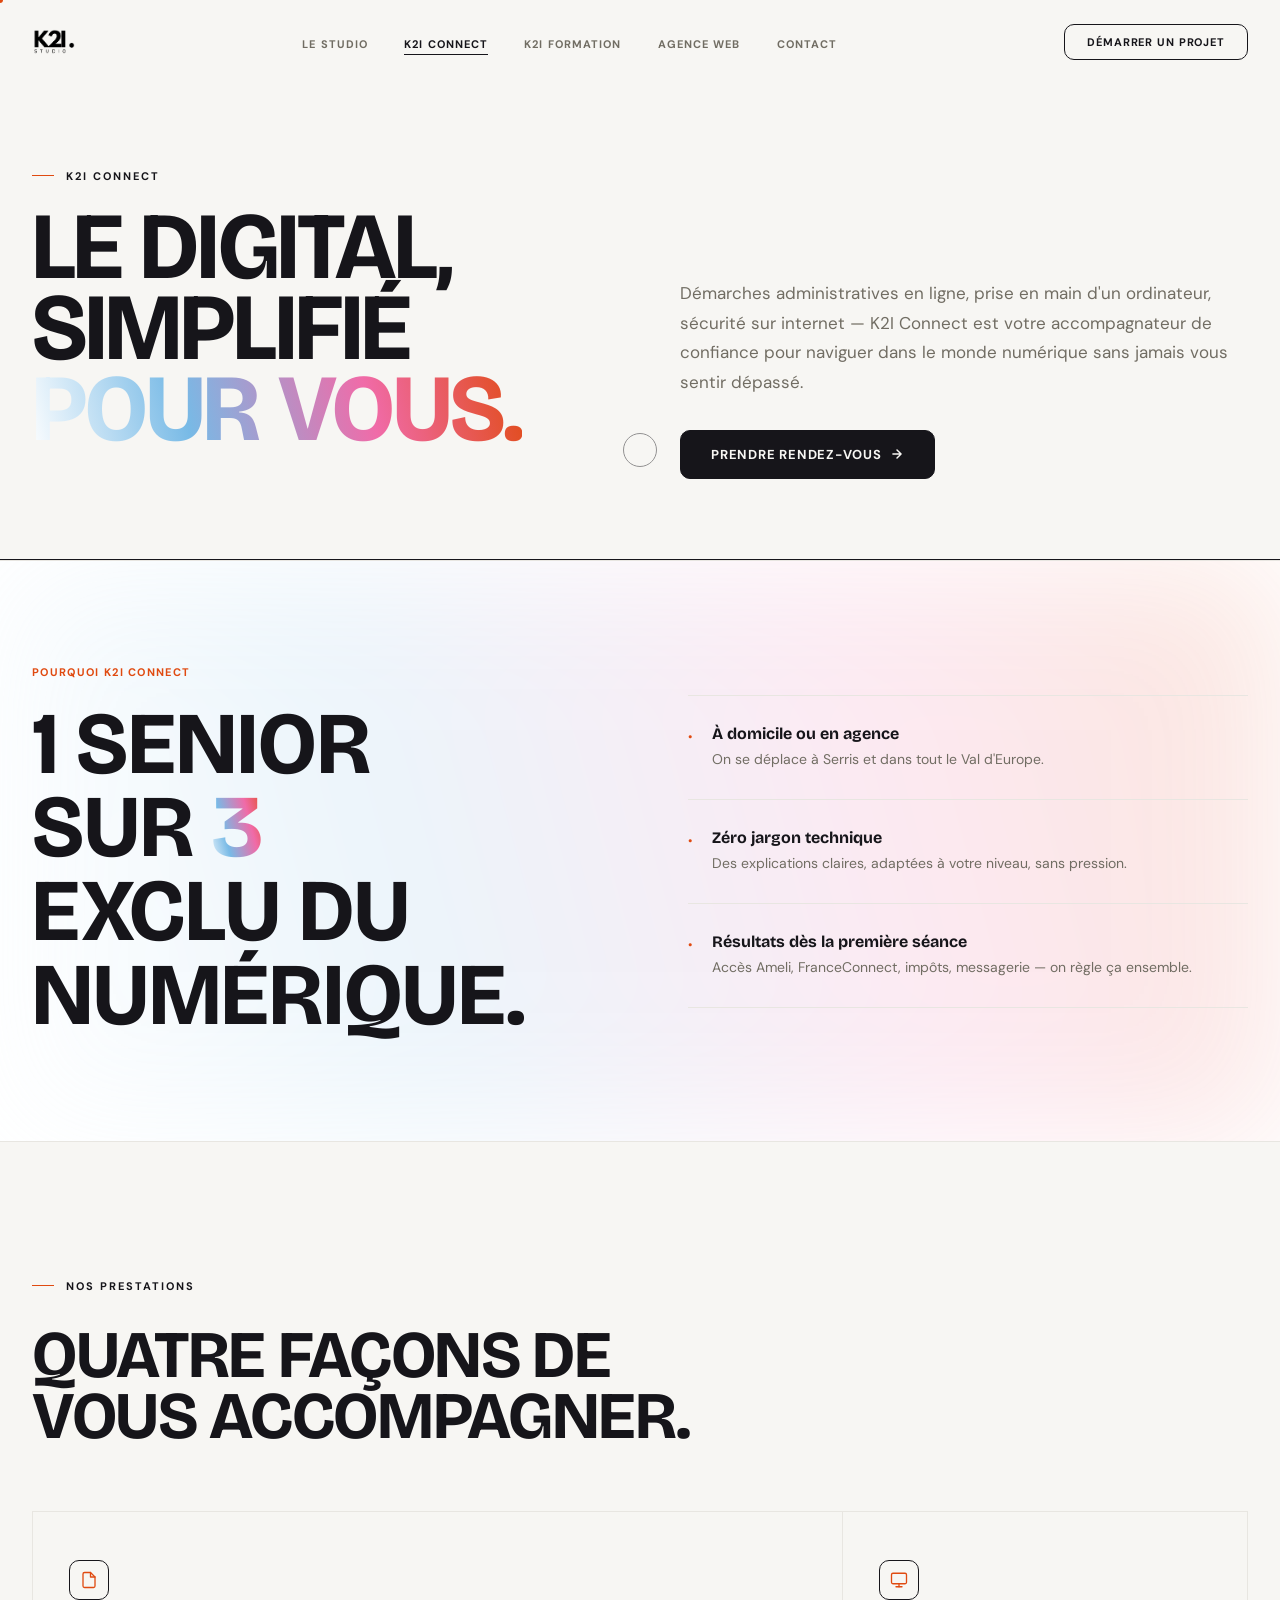
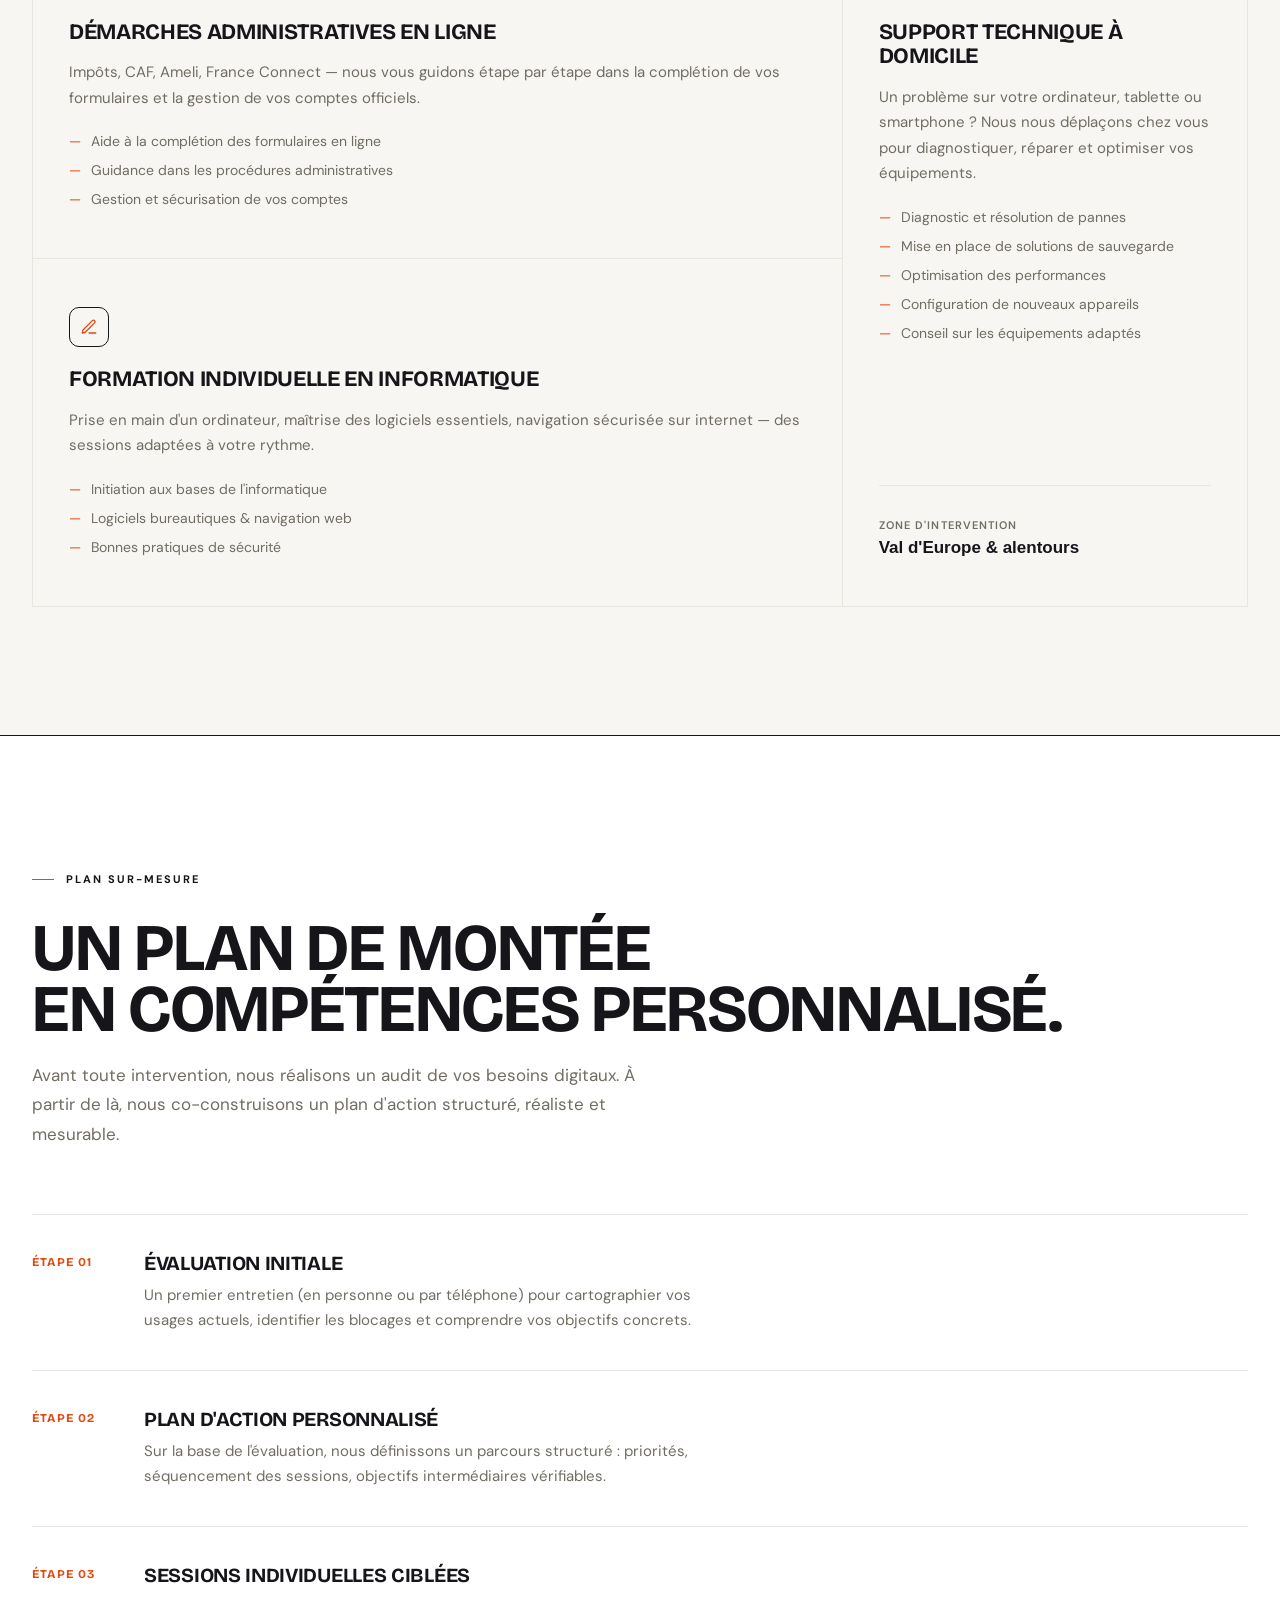
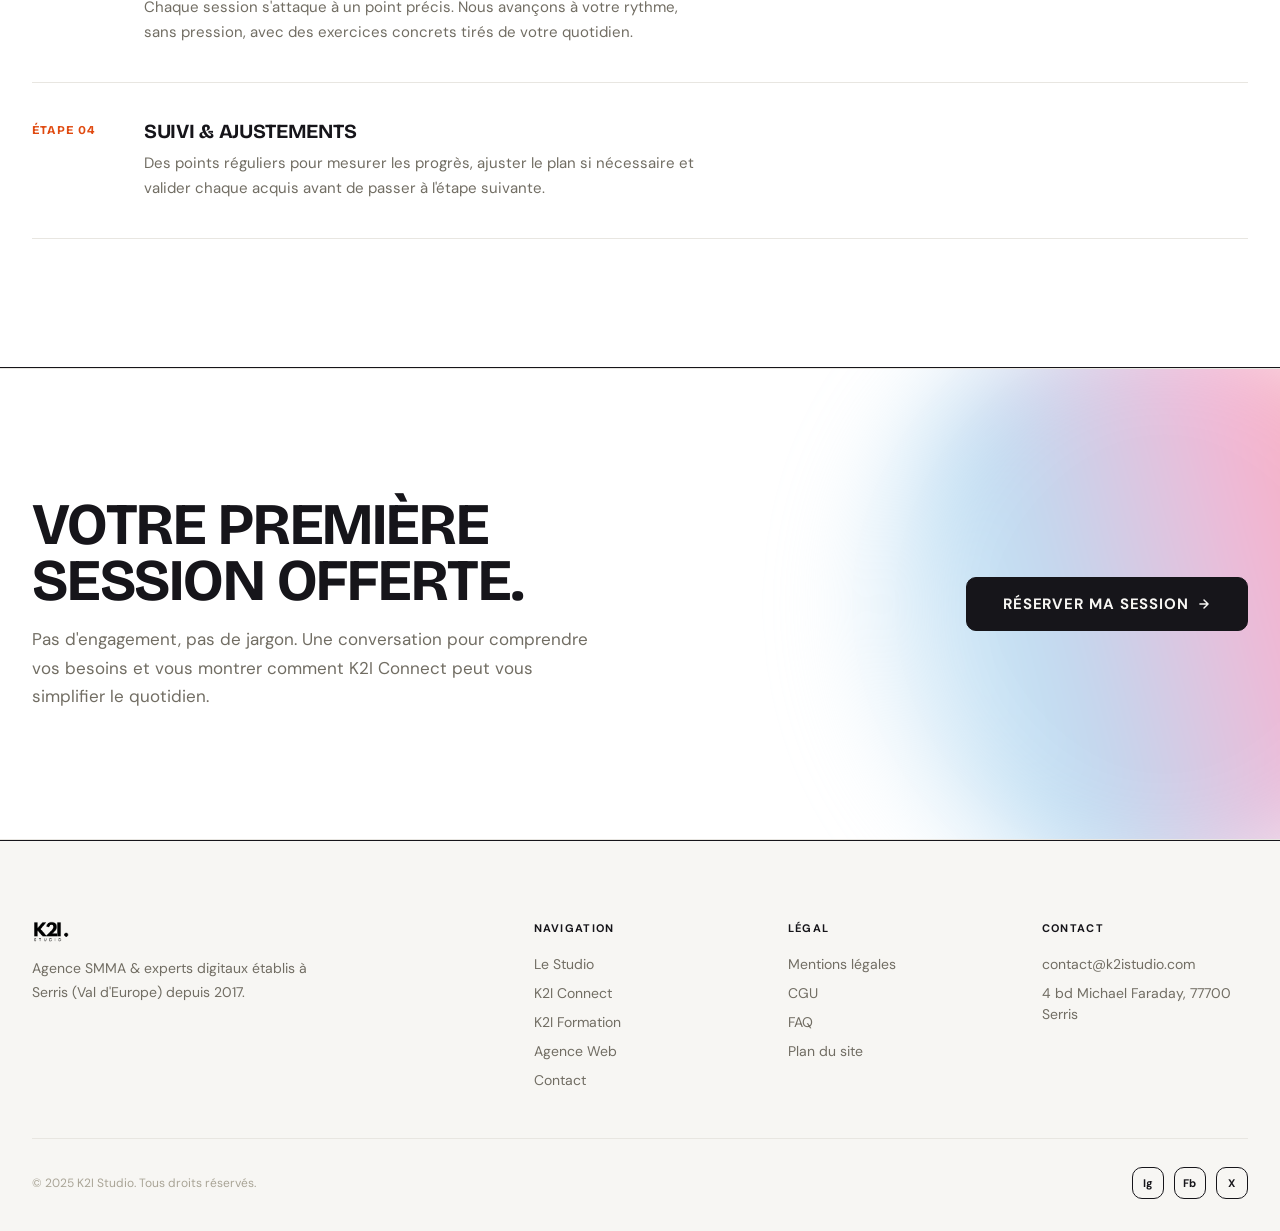
<file: k2i-connect.html>
<!DOCTYPE html>
<html lang="fr">
<head>
  <meta charset="UTF-8">
  <link rel="icon" href="/favicon.ico" sizes="any">
  <link rel="icon" type="image/png" sizes="32x32" href="/img/favicon-k2i.png">
  <link rel="apple-touch-icon" href="/apple-touch-icon.png">
  <meta name="viewport" content="width=device-width, initial-scale=1.0">
  <title>Aide Informatique Seniors & Accompagnement Numérique Val d'Europe | K2I Connect — Serris 77</title>
  <meta name="description" content="K2I Connect : accompagnement numérique à domicile pour seniors et personnes éloignées du digital. Val d'Europe, Serris, Chessy, 77. Ameli, FranceConnect, démarches en ligne. Intervention à domicile dans tout le 77.">
  <meta name="keywords" content="aide informatique seniors val d'europe, accompagnement numérique serris, cours informatique domicile 77, aide démarches en ligne chessy, inclusion numérique marne la vallée, formation informatique senior 77700">
  <meta name="robots" content="index, follow">
  <link rel="canonical" href="https://k2istudio.com/k2i-connect.html">
  <meta name="geo.region" content="FR-77">
  <meta name="geo.placename" content="Serris, Val d'Europe">
  <meta name="geo.position" content="48.858;2.777">
  <meta name="ICBM" content="48.858, 2.777">
  <meta property="og:type" content="website">
  <meta property="og:url" content="https://k2istudio.com/k2i-connect.html">
  <meta property="og:title" content="Aide Informatique Seniors Val d'Europe — K2I Connect à Serris 77">
  <meta property="og:description" content="Accompagnement numérique à domicile au Val d'Europe. Démarches en ligne, aide informatique seniors, Ameli, FranceConnect. Intervention à Serris, Chessy et dans tout le 77.">
  <meta property="og:image" content="https://k2istudio.com/img/meta-k2istudio.jpg?v=2">
  <meta property="og:locale" content="fr_FR">
  <meta property="og:site_name" content="K2I Studio">
  <script type="application/ld+json">
  {
    "@context": "https://schema.org",
    "@type": "LocalBusiness",
    "name": "K2I Connect — K2I Studio",
    "description": "Service d'accompagnement numérique à domicile pour seniors et personnes éloignées du digital au Val d'Europe (Serris, Chessy, 77700).",
    "url": "https://k2istudio.com/k2i-connect.html",
    "email": "hello@k2istudio.com",
    "address": {
      "@type": "PostalAddress",
      "streetAddress": "4 boulevard Michael Faraday",
      "addressLocality": "Serris",
      "postalCode": "77700",
      "addressRegion": "Seine-et-Marne",
      "addressCountry": "FR"
    },
    "geo": {"@type": "GeoCoordinates", "latitude": 48.8582, "longitude": 2.7768},
    "areaServed": ["Serris", "Chessy", "Magny-le-Hongre", "Bailly-Romainvilliers", "Val d'Europe", "Seine-et-Marne"],
    "serviceType": ["Accompagnement numérique seniors", "Aide informatique à domicile", "Démarches administratives en ligne", "Formation informatique"]
  }
  </script>
  <link rel="preconnect" href="https://fonts.googleapis.com">
  <link rel="preconnect" href="https://fonts.gstatic.com" crossorigin>
  <link href="https://fonts.googleapis.com/css2?family=Bricolage+Grotesque:opsz,wght@12..96,600;12..96,700;12..96,800&family=DM+Sans:opsz,wght@9..40,400;9..40,500&display=swap" rel="stylesheet">
  <link rel="stylesheet" href="style.css">
</head>
<body>

  <div class="page-intro" aria-hidden="true">
    <img src="/img/K2I%20LOGO.png" class="page-intro-logo" alt="K2I Studio">
  </div>
  <div class="cursor-ring" aria-hidden="true"></div>
  <div class="cursor-dot" aria-hidden="true"></div>
  <div class="scroll-progress" aria-hidden="true"></div>

  <!-- ─── NAVIGATION ───────────────────────────────────────────── -->
  <nav class="nav" role="navigation">
    <a href="index.html" class="nav-logo"><img src="/img/K2I%20LOGO.png" alt="K2I Studio" class="nav-logo-img"></a>
    <ul class="nav-links">
      <li><a href="index.html">Le Studio</a></li>
      <li><a href="k2i-connect.html" class="active">K2I Connect</a></li>
      <li><a href="k2i-formation.html">K2I Formation</a></li>
      <li><a href="agence-web-val-deurope.html">Agence Web</a></li>
      <li><a href="contact.html">Contact</a></li>
    </ul>
    <a href="contact.html" class="nav-cta">Démarrer un projet</a>
    <button class="nav-toggle" aria-label="Ouvrir le menu">
      <span></span><span></span><span></span>
    </button>
  </nav>

  <div class="nav-mobile" role="dialog" aria-modal="true">
    <a href="index.html">Le Studio</a>
    <a href="k2i-connect.html">K2I Connect</a>
    <a href="k2i-formation.html">K2I Formation</a>
    <a href="agence-web-val-deurope.html">Agence Web</a>
    <a href="contact.html">Contact</a>
  </div>

  <!-- ─── PAGE HERO ─────────────────────────────────────────────── -->
  <section aria-labelledby="connect-title">
    <div class="page-hero">
      <div class="page-hero-grid">
        <div>
          <div class="section-label" style="margin-bottom:1.5rem;">K2I Connect</div>
          <h1 class="hero-title" id="connect-title">
            Le digital,<br>
            simplifié<br>
            <em>pour vous.</em>
          </h1>
        </div>
        <div>
          <p style="font-size:1.0625rem; line-height:1.75; color:var(--muted); max-width:46ch;">
            Démarches administratives en ligne, prise en main d'un ordinateur, sécurité sur internet —
            K2I Connect est votre accompagnateur de confiance pour naviguer dans le monde numérique
            sans jamais vous sentir dépassé.
          </p>
          <div style="margin-top:2rem; display:flex; gap:1rem; flex-wrap:wrap;">
            <a href="contact.html" class="btn-primary">
              Prendre rendez-vous
              <svg width="14" height="14" viewBox="0 0 24 24" fill="none" stroke="currentColor" stroke-width="2.5" stroke-linecap="round" stroke-linejoin="round"><path d="M5 12h14M12 5l7 7-7 7"/></svg>
            </a>
          </div>
        </div>
      </div>
    </div>
  </section>

  <!-- ─── IMPACT BAND ─────────────────────────────────────────────── -->
  <div class="connect-impact-wrap">
    <div class="connect-impact-glow" aria-hidden="true"></div>
    <div class="connect-impact-inner">
      <div class="connect-impact-left reveal">
        <div class="connect-impact-eyebrow">Pourquoi K2I Connect</div>
        <p class="connect-impact-stat">1 senior<br>sur <em>3</em><br>exclu du<br>numérique.</p>
      </div>
      <div class="connect-impact-right">
        <div class="connect-impact-card reveal">
          <div class="connect-impact-icon">&#9679;</div>
          <div>
            <div class="connect-impact-card-title">À domicile ou en agence</div>
            <div class="connect-impact-card-sub">On se déplace à Serris et dans tout le Val d'Europe.</div>
          </div>
        </div>
        <div class="connect-impact-card reveal reveal-d1">
          <div class="connect-impact-icon">&#9679;</div>
          <div>
            <div class="connect-impact-card-title">Zéro jargon technique</div>
            <div class="connect-impact-card-sub">Des explications claires, adaptées à votre niveau, sans pression.</div>
          </div>
        </div>
        <div class="connect-impact-card reveal reveal-d2">
          <div class="connect-impact-icon">&#9679;</div>
          <div>
            <div class="connect-impact-card-title">Résultats dès la première séance</div>
            <div class="connect-impact-card-sub">Accès Ameli, FranceConnect, impôts, messagerie — on règle ça ensemble.</div>
          </div>
        </div>
      </div>
    </div>
  </div>

  <!-- ─── OFFERS ────────────────────────────────────────────────── -->
  <section aria-labelledby="offers-title">
    <div class="section">
      <div class="reveal">
        <div class="section-label">Nos prestations</div>
        <h2 class="section-title" id="offers-title">Quatre façons de<br>vous accompagner.</h2>
      </div>

      <div class="offers-grid">
        <!-- Cell 1 — large -->
        <div class="offer-cell reveal">
          <div class="offer-icon">
            <svg width="18" height="18" viewBox="0 0 24 24" fill="none" stroke="var(--accent)" stroke-width="1.75" stroke-linecap="round" stroke-linejoin="round">
              <path d="M14 2H6a2 2 0 0 0-2 2v16a2 2 0 0 0 2 2h12a2 2 0 0 0 2-2V8z"/><polyline points="14 2 14 8 20 8"/>
            </svg>
          </div>
          <h3 class="offer-name">Démarches administratives en ligne</h3>
          <p class="offer-desc">
            Impôts, CAF, Ameli, France Connect — nous vous guidons étape par étape dans
            la complétion de vos formulaires et la gestion de vos comptes officiels.
          </p>
          <ul class="offer-list">
            <li>Aide à la complétion des formulaires en ligne</li>
            <li>Guidance dans les procédures administratives</li>
            <li>Gestion et sécurisation de vos comptes</li>
          </ul>
        </div>

        <!-- Cell 2 — tall (right column) -->
        <div class="offer-cell offer-cell-tall reveal reveal-d2">
          <div class="offer-icon">
            <svg width="18" height="18" viewBox="0 0 24 24" fill="none" stroke="var(--accent)" stroke-width="1.75" stroke-linecap="round" stroke-linejoin="round">
              <rect x="2" y="3" width="20" height="14" rx="2" ry="2"/><line x1="8" y1="21" x2="16" y2="21"/><line x1="12" y1="17" x2="12" y2="21"/>
            </svg>
          </div>
          <h3 class="offer-name">Support technique à domicile</h3>
          <p class="offer-desc">
            Un problème sur votre ordinateur, tablette ou smartphone ?
            Nous nous déplaçons chez vous pour diagnostiquer, réparer et optimiser vos équipements.
          </p>
          <ul class="offer-list">
            <li>Diagnostic et résolution de pannes</li>
            <li>Mise en place de solutions de sauvegarde</li>
            <li>Optimisation des performances</li>
            <li>Configuration de nouveaux appareils</li>
            <li>Conseil sur les équipements adaptés</li>
          </ul>
          <div style="margin-top:auto; padding-top:2rem; border-top:1px solid var(--border);">
            <div style="font-size:0.6875rem; font-weight:600; letter-spacing:0.1em; text-transform:uppercase; color:var(--muted); margin-bottom:0.375rem;">Zone d'intervention</div>
            <div style="font-family:'Syne',sans-serif; font-size:1.0625rem; font-weight:700; color:var(--text);">Val d'Europe &amp; alentours</div>
          </div>
        </div>

        <!-- Cell 3 — bottom left -->
        <div class="offer-cell reveal reveal-d1">
          <div class="offer-icon">
            <svg width="18" height="18" viewBox="0 0 24 24" fill="none" stroke="var(--accent)" stroke-width="1.75" stroke-linecap="round" stroke-linejoin="round">
              <path d="M12 20h9"/><path d="M16.5 3.5a2.121 2.121 0 0 1 3 3L7 19l-4 1 1-4L16.5 3.5z"/>
            </svg>
          </div>
          <h3 class="offer-name">Formation individuelle en informatique</h3>
          <p class="offer-desc">
            Prise en main d'un ordinateur, maîtrise des logiciels essentiels,
            navigation sécurisée sur internet — des sessions adaptées à votre rythme.
          </p>
          <ul class="offer-list">
            <li>Initiation aux bases de l'informatique</li>
            <li>Logiciels bureautiques &amp; navigation web</li>
            <li>Bonnes pratiques de sécurité</li>
          </ul>
        </div>
      </div>
    </div>
  </section>

  <!-- ─── PLAN PERSONNALISÉ ─────────────────────────────────────── -->
  <div class="bg-surface">
    <div class="section">
      <div class="reveal">
        <div class="section-label">Plan sur-mesure</div>
        <h2 class="section-title">Un plan de montée<br>en compétences personnalisé.</h2>
        <p class="section-sub">
          Avant toute intervention, nous réalisons un audit de vos besoins digitaux.
          À partir de là, nous co-construisons un plan d'action structuré, réaliste et mesurable.
        </p>
      </div>

      <div class="process-track">
        <div class="process-step reveal">
          <div class="process-step-num">Étape 01</div>
          <div>
            <h3 class="process-step-name">Évaluation initiale</h3>
            <p class="process-step-desc">
              Un premier entretien (en personne ou par téléphone) pour cartographier vos usages actuels,
              identifier les blocages et comprendre vos objectifs concrets.
            </p>
          </div>
        </div>
        <div class="process-step reveal reveal-d1">
          <div class="process-step-num">Étape 02</div>
          <div>
            <h3 class="process-step-name">Plan d'action personnalisé</h3>
            <p class="process-step-desc">
              Sur la base de l'évaluation, nous définissons un parcours structuré :
              priorités, séquencement des sessions, objectifs intermédiaires vérifiables.
            </p>
          </div>
        </div>
        <div class="process-step reveal reveal-d2">
          <div class="process-step-num">Étape 03</div>
          <div>
            <h3 class="process-step-name">Sessions individuelles ciblées</h3>
            <p class="process-step-desc">
              Chaque session s'attaque à un point précis. Nous avançons à votre rythme,
              sans pression, avec des exercices concrets tirés de votre quotidien.
            </p>
          </div>
        </div>
        <div class="process-step reveal reveal-d3">
          <div class="process-step-num">Étape 04</div>
          <div>
            <h3 class="process-step-name">Suivi &amp; ajustements</h3>
            <p class="process-step-desc">
              Des points réguliers pour mesurer les progrès, ajuster le plan si nécessaire
              et valider chaque acquis avant de passer à l'étape suivante.
            </p>
          </div>
        </div>
      </div>
    </div>
  </div>

  <!-- ─── CTA BAND ──────────────────────────────────────────────── -->
  <div class="cta-band">
    <div class="cta-band-inner">
      <div class="reveal">
        <h2 class="cta-title">Votre première<br>session offerte.</h2>
        <p class="cta-sub">
          Pas d'engagement, pas de jargon. Une conversation pour comprendre vos besoins
          et vous montrer comment K2I Connect peut vous simplifier le quotidien.
        </p>
      </div>
      <div class="reveal reveal-d2" style="display:flex; flex-direction:column; gap:0.875rem; align-items:flex-start;">
        <a href="contact.html" class="btn-primary" style="font-size:0.9375rem; padding:1rem 2.25rem;">
          Réserver ma session
          <svg width="14" height="14" viewBox="0 0 24 24" fill="none" stroke="currentColor" stroke-width="2.5" stroke-linecap="round" stroke-linejoin="round"><path d="M5 12h14M12 5l7 7-7 7"/></svg>
        </a>
      </div>
    </div>
  </div>

  <!-- ─── FOOTER ────────────────────────────────────────────────── -->
  <footer class="footer-wrap">
    <div class="footer">
      <div class="footer-top">
        <div class="footer-brand">
          <a href="index.html" class="footer-logo"><img src="/img/K2I%20LOGO.png" alt="K2I Studio" class="footer-logo-img"></a>
          <p>Agence SMMA &amp; experts digitaux établis à Serris (Val d'Europe) depuis 2017.</p>
        </div>
        <div>
          <div class="footer-col-title">Navigation</div>
          <ul class="footer-links">
            <li><a href="index.html">Le Studio</a></li>
            <li><a href="k2i-connect.html">K2I Connect</a></li>
            <li><a href="k2i-formation.html">K2I Formation</a></li>
            <li><a href="agence-web-val-deurope.html">Agence Web</a></li>
      <li><a href="contact.html">Contact</a></li>
          </ul>
        </div>
        <div>
          <div class="footer-col-title">Légal</div>
          <ul class="footer-links">
            <li><a href="mentions-legales.html">Mentions légales</a></li>
            <li><a href="cgu.html">CGU</a></li>
            <li><a href="faq.html">FAQ</a></li>
            <li><a href="sitemap-page.html">Plan du site</a></li>
          </ul>
        </div>
        <div>
          <div class="footer-col-title">Contact</div>
          <ul class="footer-links">
            <li><a href="mailto:contact@k2istudio.com">contact@k2istudio.com</a></li>
            <li><a href="#">4 bd Michael Faraday, 77700 Serris</a></li>
          </ul>
        </div>
      </div>
      <div class="footer-bottom">
        <p class="footer-copy">&copy; 2025 K2I Studio. Tous droits réservés.</p>
        <ul class="footer-social">
          <li><a href="#" aria-label="Instagram">Ig</a></li>
          <li><a href="#" aria-label="Facebook">Fb</a></li>
          <li><a href="#" aria-label="X / Twitter">X</a></li>
        </ul>
      </div>
    </div>
  </footer>

  <script src="script.js" defer></script>
</body>
</html>
</file>
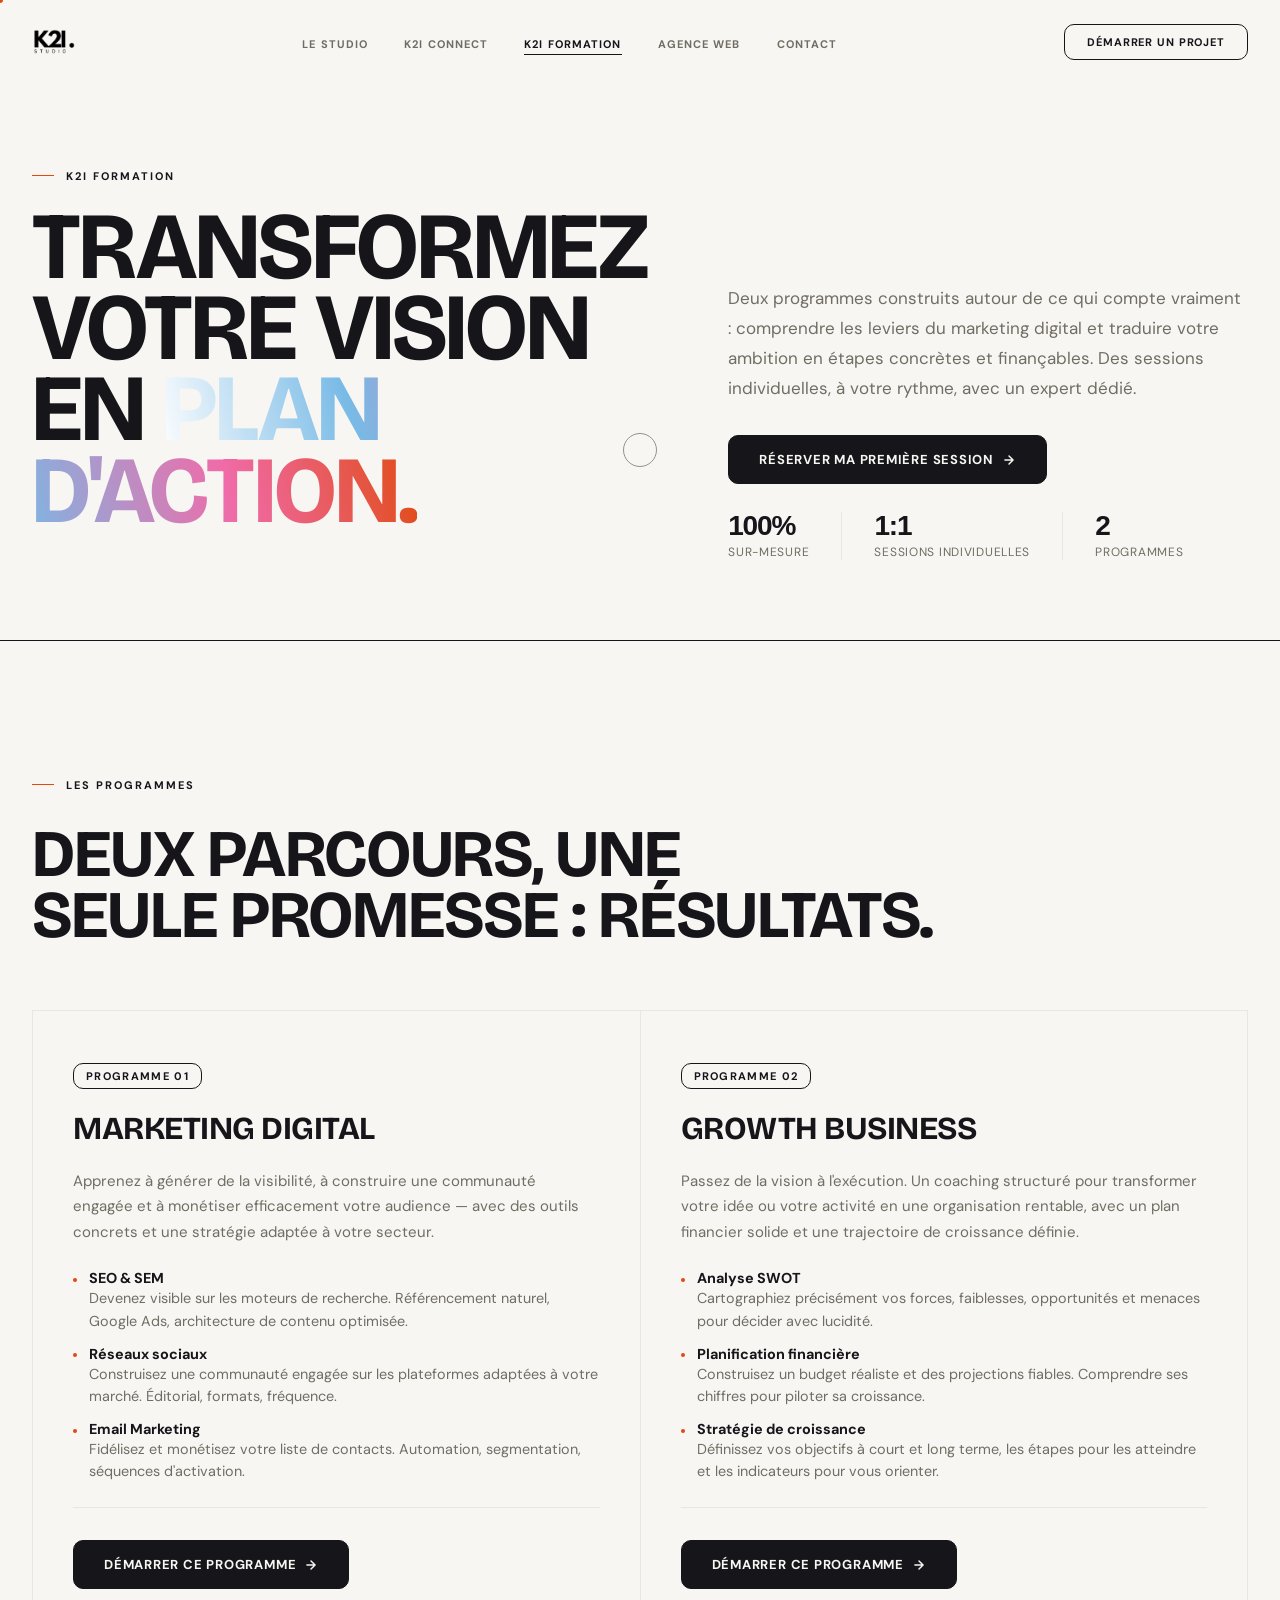
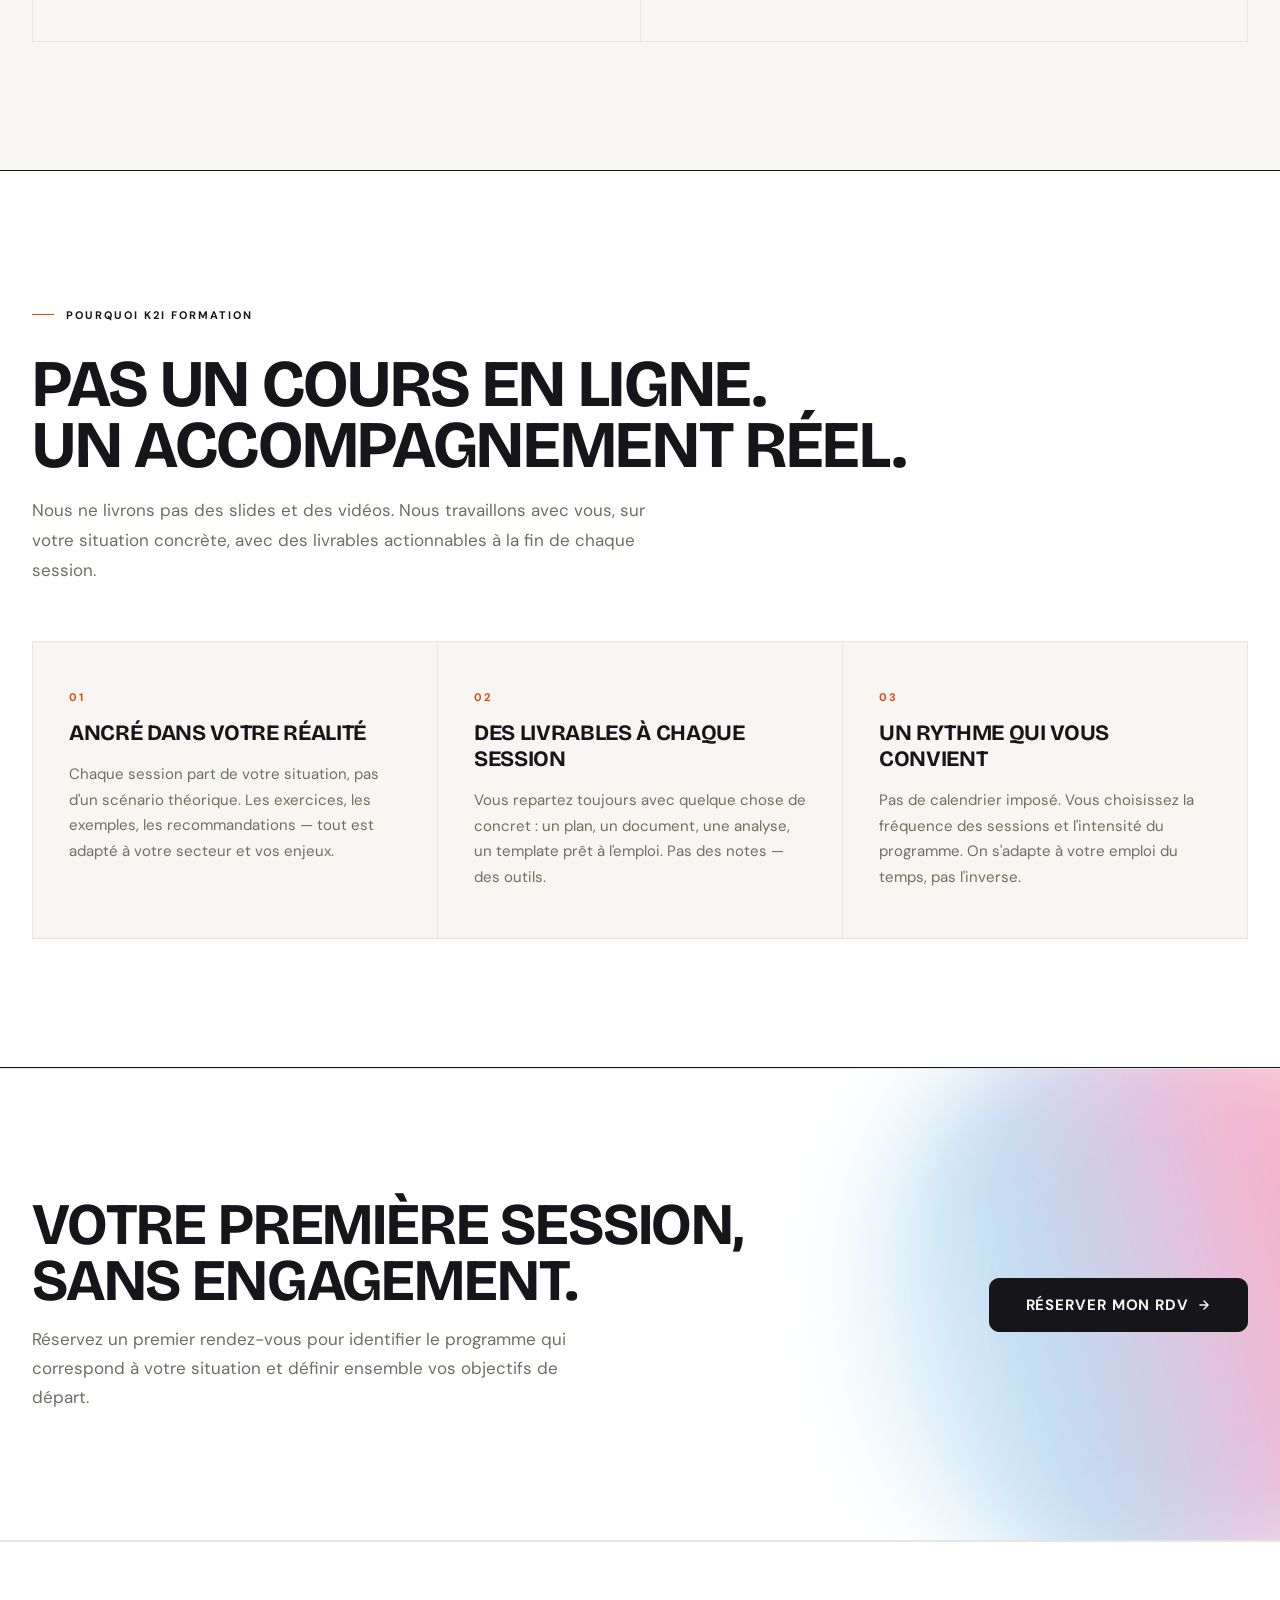
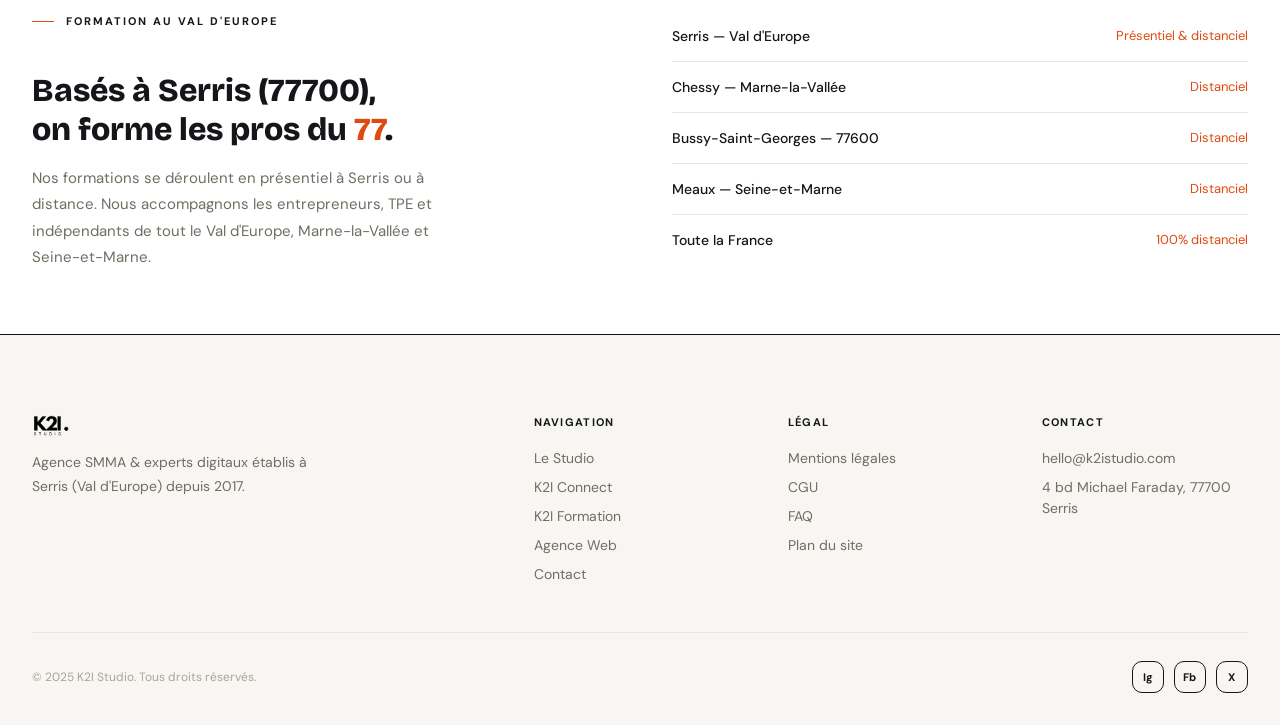
<file: k2i-formation.html>
<!DOCTYPE html>
<html lang="fr">
<head>
  <meta charset="UTF-8">
  <link rel="icon" href="/favicon.ico" sizes="any">
  <link rel="icon" type="image/png" sizes="32x32" href="/img/favicon-k2i.png">
  <link rel="apple-touch-icon" href="/apple-touch-icon.png">
  <meta name="viewport" content="width=device-width, initial-scale=1.0">
  <title>Formation Marketing Digital Val d'Europe | SEO & Réseaux Sociaux 77 — K2I Formation Serris</title>
  <meta name="description" content="K2I Formation : programmes de marketing digital, SEO et réseaux sociaux au Val d'Europe (Serris, 77700). Sessions individuelles sur-mesure pour entrepreneurs et professionnels de Seine-et-Marne et Marne-la-Vallée.">
  <meta name="keywords" content="formation marketing digital val d'europe, formation SEO serris, formation réseaux sociaux 77, formation digitale chessy, cours marketing marne la vallée, formation entrepreneur 77700, CPF seine et marne">
  <meta name="robots" content="index, follow">
  <link rel="canonical" href="https://k2istudio.com/k2i-formation.html">
  <meta name="geo.region" content="FR-77">
  <meta name="geo.placename" content="Serris, Val d'Europe">
  <meta name="geo.position" content="48.858;2.777">
  <meta name="ICBM" content="48.858, 2.777">
  <meta property="og:type" content="website">
  <meta property="og:url" content="https://k2istudio.com/k2i-formation.html">
  <meta property="og:title" content="Formation Marketing Digital Val d'Europe — K2I Formation à Serris 77">
  <meta property="og:description" content="Programmes de marketing digital, SEO et réseaux sociaux au Val d'Europe. Sessions individuelles sur-mesure à Serris (77700). Pour entrepreneurs et professionnels du 77.">
  <meta property="og:image" content="https://k2istudio.com/img/meta-k2istudio.jpg?v=2">
  <meta property="og:locale" content="fr_FR">
  <meta property="og:site_name" content="K2I Studio">
  <script type="application/ld+json">
  {
    "@context": "https://schema.org",
    "@type": "EducationalOrganization",
    "name": "K2I Formation — K2I Studio",
    "description": "Programmes de formation marketing digital, SEO et stratégie de croissance au Val d'Europe (Serris, 77700). Sessions individuelles pour entrepreneurs et professionnels de Seine-et-Marne.",
    "url": "https://k2istudio.com/k2i-formation.html",
    "email": "hello@k2istudio.com",
    "address": {
      "@type": "PostalAddress",
      "streetAddress": "4 boulevard Michael Faraday",
      "addressLocality": "Serris",
      "postalCode": "77700",
      "addressRegion": "Seine-et-Marne",
      "addressCountry": "FR"
    },
    "geo": {"@type": "GeoCoordinates", "latitude": 48.8582, "longitude": 2.7768},
    "areaServed": ["Val d'Europe", "Serris", "Chessy", "Marne-la-Vallée", "Seine-et-Marne"],
    "teaches": ["Marketing digital", "SEO", "Réseaux sociaux", "Stratégie de croissance", "Email marketing"]
  }
  </script>
  <link rel="preconnect" href="https://fonts.googleapis.com">
  <link rel="preconnect" href="https://fonts.gstatic.com" crossorigin>
  <link href="https://fonts.googleapis.com/css2?family=Bricolage+Grotesque:opsz,wght@12..96,600;12..96,700;12..96,800&family=DM+Sans:opsz,wght@9..40,400;9..40,500&display=swap" rel="stylesheet">
  <link rel="stylesheet" href="style.css">
</head>
<body>

  <div class="page-intro" aria-hidden="true">
    <img src="/img/K2I%20LOGO.png" class="page-intro-logo" alt="K2I Studio">
  </div>
  <div class="cursor-ring" aria-hidden="true"></div>
  <div class="cursor-dot" aria-hidden="true"></div>
  <div class="scroll-progress" aria-hidden="true"></div>

  <!-- ─── NAVIGATION ───────────────────────────────────────────── -->
  <nav class="nav" role="navigation">
    <a href="index.html" class="nav-logo"><img src="/img/K2I%20LOGO.png" alt="K2I Studio" class="nav-logo-img"></a>
    <ul class="nav-links">
      <li><a href="index.html">Le Studio</a></li>
      <li><a href="k2i-connect.html">K2I Connect</a></li>
      <li><a href="k2i-formation.html" class="active">K2I Formation</a></li>
      <li><a href="agence-web-val-deurope.html">Agence Web</a></li>
      <li><a href="contact.html">Contact</a></li>
    </ul>
    <a href="contact.html" class="nav-cta">Démarrer un projet</a>
    <button class="nav-toggle" aria-label="Ouvrir le menu">
      <span></span><span></span><span></span>
    </button>
  </nav>

  <div class="nav-mobile" role="dialog" aria-modal="true">
    <a href="index.html">Le Studio</a>
    <a href="k2i-connect.html">K2I Connect</a>
    <a href="k2i-formation.html">K2I Formation</a>
    <a href="agence-web-val-deurope.html">Agence Web</a>
    <a href="contact.html">Contact</a>
  </div>

  <!-- ─── PAGE HERO ─────────────────────────────────────────────── -->
  <section aria-labelledby="formation-hero-title">
    <div class="page-hero">
      <div class="page-hero-grid">
        <div>
          <div class="section-label" style="margin-bottom:1.5rem;">K2I Formation</div>
          <h1 class="hero-title" id="formation-hero-title">
            Transformez<br>
            votre vision<br>
            en <em>plan d'action.</em>
          </h1>
        </div>
        <div>
          <p style="font-size:1.0625rem; line-height:1.75; color:var(--muted); max-width:46ch;">
            Deux programmes construits autour de ce qui compte vraiment : comprendre
            les leviers du marketing digital et traduire votre ambition en étapes concrètes
            et finançables. Des sessions individuelles, à votre rythme, avec un expert dédié.
          </p>
          <div style="margin-top:2rem; display:flex; gap:1rem; flex-wrap:wrap;">
            <a href="contact.html" class="btn-primary">
              Réserver ma première session
              <svg width="14" height="14" viewBox="0 0 24 24" fill="none" stroke="currentColor" stroke-width="2.5" stroke-linecap="round" stroke-linejoin="round"><path d="M5 12h14M12 5l7 7-7 7"/></svg>
            </a>
          </div>
          <div style="margin-top:1.75rem; display:flex; gap:2rem; flex-wrap:wrap;">
            <div>
              <div style="font-family:'Syne',sans-serif; font-size:1.75rem; font-weight:800; letter-spacing:-0.04em; color:var(--text); line-height:1;">100%</div>
              <div style="font-size:0.75rem; color:var(--muted); margin-top:0.25rem; letter-spacing:0.06em; text-transform:uppercase;">Sur-mesure</div>
            </div>
            <div style="width:1px; background:var(--border);"></div>
            <div>
              <div style="font-family:'Syne',sans-serif; font-size:1.75rem; font-weight:800; letter-spacing:-0.04em; color:var(--text); line-height:1;">1:1</div>
              <div style="font-size:0.75rem; color:var(--muted); margin-top:0.25rem; letter-spacing:0.06em; text-transform:uppercase;">Sessions individuelles</div>
            </div>
            <div style="width:1px; background:var(--border);"></div>
            <div>
              <div style="font-family:'Syne',sans-serif; font-size:1.75rem; font-weight:800; letter-spacing:-0.04em; color:var(--text); line-height:1;">2</div>
              <div style="font-size:0.75rem; color:var(--muted); margin-top:0.25rem; letter-spacing:0.06em; text-transform:uppercase;">Programmes</div>
            </div>
          </div>
        </div>
      </div>
    </div>
  </section>

  <!-- ─── PROGRAMMES ────────────────────────────────────────────── -->
  <section aria-labelledby="programmes-title">
    <div class="section">
      <div class="reveal">
        <div class="section-label">Les programmes</div>
        <h2 class="section-title" id="programmes-title">Deux parcours, une<br>seule promesse : résultats.</h2>
      </div>

      <div class="formation-grid">
        <!-- Programme 1 -->
        <div class="formation-cell reveal">
          <div>
            <span class="formation-tag">Programme 01</span>
          </div>
          <h3 class="formation-title">Marketing Digital</h3>
          <p class="formation-desc">
            Apprenez à générer de la visibilité, à construire une communauté engagée et
            à monétiser efficacement votre audience — avec des outils concrets et une
            stratégie adaptée à votre secteur.
          </p>

          <ul class="formation-modules">
            <li class="formation-module">
              <div class="formation-module-dot"></div>
              <div>
                <span class="formation-module-title">SEO &amp; SEM</span>
                <span class="formation-module-text">Devenez visible sur les moteurs de recherche. Référencement naturel, Google Ads, architecture de contenu optimisée.</span>
              </div>
            </li>
            <li class="formation-module">
              <div class="formation-module-dot"></div>
              <div>
                <span class="formation-module-title">Réseaux sociaux</span>
                <span class="formation-module-text">Construisez une communauté engagée sur les plateformes adaptées à votre marché. Éditorial, formats, fréquence.</span>
              </div>
            </li>
            <li class="formation-module">
              <div class="formation-module-dot"></div>
              <div>
                <span class="formation-module-title">Email Marketing</span>
                <span class="formation-module-text">Fidélisez et monétisez votre liste de contacts. Automation, segmentation, séquences d'activation.</span>
              </div>
            </li>
          </ul>

          <div style="margin-top:auto; padding-top:2rem; border-top:1px solid var(--border);">
            <a href="contact.html" class="btn-primary">
              Démarrer ce programme
              <svg width="14" height="14" viewBox="0 0 24 24" fill="none" stroke="currentColor" stroke-width="2.5" stroke-linecap="round" stroke-linejoin="round"><path d="M5 12h14M12 5l7 7-7 7"/></svg>
            </a>
          </div>
        </div>

        <!-- Programme 2 -->
        <div class="formation-cell reveal reveal-d2">
          <div>
            <span class="formation-tag">Programme 02</span>
          </div>
          <h3 class="formation-title">Growth Business</h3>
          <p class="formation-desc">
            Passez de la vision à l'exécution. Un coaching structuré pour transformer
            votre idée ou votre activité en une organisation rentable, avec un plan
            financier solide et une trajectoire de croissance définie.
          </p>

          <ul class="formation-modules">
            <li class="formation-module">
              <div class="formation-module-dot"></div>
              <div>
                <span class="formation-module-title">Analyse SWOT</span>
                <span class="formation-module-text">Cartographiez précisément vos forces, faiblesses, opportunités et menaces pour décider avec lucidité.</span>
              </div>
            </li>
            <li class="formation-module">
              <div class="formation-module-dot"></div>
              <div>
                <span class="formation-module-title">Planification financière</span>
                <span class="formation-module-text">Construisez un budget réaliste et des projections fiables. Comprendre ses chiffres pour piloter sa croissance.</span>
              </div>
            </li>
            <li class="formation-module">
              <div class="formation-module-dot"></div>
              <div>
                <span class="formation-module-title">Stratégie de croissance</span>
                <span class="formation-module-text">Définissez vos objectifs à court et long terme, les étapes pour les atteindre et les indicateurs pour vous orienter.</span>
              </div>
            </li>
          </ul>

          <div style="margin-top:auto; padding-top:2rem; border-top:1px solid var(--border);">
            <a href="contact.html" class="btn-primary">
              Démarrer ce programme
              <svg width="14" height="14" viewBox="0 0 24 24" fill="none" stroke="currentColor" stroke-width="2.5" stroke-linecap="round" stroke-linejoin="round"><path d="M5 12h14M12 5l7 7-7 7"/></svg>
            </a>
          </div>
        </div>
      </div>
    </div>
  </section>

  <!-- ─── POURQUOI K2I FORMATION ─────────────────────────────────── -->
  <div class="bg-surface">
    <div class="section">
      <div class="reveal">
        <div class="section-label">Pourquoi K2I Formation</div>
        <h2 class="section-title">Pas un cours en ligne.<br>Un accompagnement réel.</h2>
        <p class="section-sub">
          Nous ne livrons pas des slides et des vidéos. Nous travaillons avec vous,
          sur votre situation concrète, avec des livrables actionnables à la fin de chaque session.
        </p>
      </div>

      <div class="approach-grid" style="margin-top:3.5rem;">
        <div class="approach-cell reveal">
          <span class="approach-step">01</span>
          <h3 class="approach-name">Ancré dans votre réalité</h3>
          <p class="approach-desc">
            Chaque session part de votre situation, pas d'un scénario théorique.
            Les exercices, les exemples, les recommandations — tout est adapté à votre secteur et vos enjeux.
          </p>
        </div>
        <div class="approach-cell reveal reveal-d1">
          <span class="approach-step">02</span>
          <h3 class="approach-name">Des livrables à chaque session</h3>
          <p class="approach-desc">
            Vous repartez toujours avec quelque chose de concret : un plan, un document,
            une analyse, un template prêt à l'emploi. Pas des notes — des outils.
          </p>
        </div>
        <div class="approach-cell reveal reveal-d2">
          <span class="approach-step">03</span>
          <h3 class="approach-name">Un rythme qui vous convient</h3>
          <p class="approach-desc">
            Pas de calendrier imposé. Vous choisissez la fréquence des sessions et l'intensité
            du programme. On s'adapte à votre emploi du temps, pas l'inverse.
          </p>
        </div>
      </div>
    </div>
  </div>

  <!-- ─── CTA BAND ──────────────────────────────────────────────── -->
  <div class="cta-band">
    <div class="cta-band-inner">
      <div class="reveal">
        <h2 class="cta-title">Votre première session,<br>sans engagement.</h2>
        <p class="cta-sub">
          Réservez un premier rendez-vous pour identifier le programme qui correspond
          à votre situation et définir ensemble vos objectifs de départ.
        </p>
      </div>
      <div class="reveal reveal-d2">
        <a href="contact.html" class="btn-primary" style="font-size:0.9375rem; padding:1rem 2.25rem;">
          Réserver mon RDV
          <svg width="14" height="14" viewBox="0 0 24 24" fill="none" stroke="currentColor" stroke-width="2.5" stroke-linecap="round" stroke-linejoin="round"><path d="M5 12h14M12 5l7 7-7 7"/></svg>
        </a>
      </div>
    </div>
  </div>

  <!-- ─── LOCAL SEO BLOCK ─────────────────────────────────────────── -->
  <section style="border-top:1px solid var(--border); background:var(--surface);">
    <div style="max-width:1400px; margin:0 auto; padding:4rem 2rem; display:grid; grid-template-columns:1fr 1fr; gap:4rem; align-items:center;">
      <div>
        <div class="section-label">Formation au Val d'Europe</div>
        <h2 style="font-family:'Bricolage Grotesque',sans-serif; font-size:clamp(1.4rem,2.5vw,2rem); font-weight:800; line-height:1.2; color:var(--text); margin:0.75rem 0 1rem;">Basés à Serris (77700),<br>on forme les pros du <span style="color:var(--accent);">77</span>.</h2>
        <p style="font-size:0.9375rem; line-height:1.75; color:var(--muted); max-width:44ch;">Nos formations se déroulent en présentiel à Serris ou à distance. Nous accompagnons les entrepreneurs, TPE et indépendants de tout le Val d'Europe, Marne-la-Vallée et Seine-et-Marne.</p>
      </div>
      <ul style="list-style:none; margin:0; padding:0; display:flex; flex-direction:column; gap:0;">
        <li style="padding:1rem 0; border-bottom:1px solid var(--border); display:flex; justify-content:space-between;"><span style="font-size:0.875rem; color:var(--text); font-weight:500;">Serris — Val d'Europe</span><span style="font-size:0.8125rem; color:var(--accent);">Présentiel & distanciel</span></li>
        <li style="padding:1rem 0; border-bottom:1px solid var(--border); display:flex; justify-content:space-between;"><span style="font-size:0.875rem; color:var(--text); font-weight:500;">Chessy — Marne-la-Vallée</span><span style="font-size:0.8125rem; color:var(--accent);">Distanciel</span></li>
        <li style="padding:1rem 0; border-bottom:1px solid var(--border); display:flex; justify-content:space-between;"><span style="font-size:0.875rem; color:var(--text); font-weight:500;">Bussy-Saint-Georges — 77600</span><span style="font-size:0.8125rem; color:var(--accent);">Distanciel</span></li>
        <li style="padding:1rem 0; border-bottom:1px solid var(--border); display:flex; justify-content:space-between;"><span style="font-size:0.875rem; color:var(--text); font-weight:500;">Meaux — Seine-et-Marne</span><span style="font-size:0.8125rem; color:var(--accent);">Distanciel</span></li>
        <li style="padding:1rem 0; display:flex; justify-content:space-between;"><span style="font-size:0.875rem; color:var(--text); font-weight:500;">Toute la France</span><span style="font-size:0.8125rem; color:var(--accent);">100% distanciel</span></li>
      </ul>
    </div>
  </section>

  <!-- ─── FOOTER ────────────────────────────────────────────────── -->
  <footer class="footer-wrap">
    <div class="footer">
      <div class="footer-top">
        <div class="footer-brand">
          <a href="index.html" class="footer-logo"><img src="/img/K2I%20LOGO.png" alt="K2I Studio" class="footer-logo-img"></a>
          <p>Agence SMMA &amp; experts digitaux établis à Serris (Val d'Europe) depuis 2017.</p>
        </div>
        <div>
          <div class="footer-col-title">Navigation</div>
          <ul class="footer-links">
            <li><a href="index.html">Le Studio</a></li>
            <li><a href="k2i-connect.html">K2I Connect</a></li>
            <li><a href="k2i-formation.html">K2I Formation</a></li>
            <li><a href="agence-web-val-deurope.html">Agence Web</a></li>
      <li><a href="contact.html">Contact</a></li>
          </ul>
        </div>
        <div>
          <div class="footer-col-title">Légal</div>
          <ul class="footer-links">
            <li><a href="mentions-legales.html">Mentions légales</a></li>
            <li><a href="cgu.html">CGU</a></li>
            <li><a href="faq.html">FAQ</a></li>
            <li><a href="sitemap-page.html">Plan du site</a></li>
          </ul>
        </div>
        <div>
          <div class="footer-col-title">Contact</div>
          <ul class="footer-links">
            <li><a href="mailto:hello@k2istudio.com">hello@k2istudio.com</a></li>
            <li><a href="#">4 bd Michael Faraday, 77700 Serris</a></li>
          </ul>
        </div>
      </div>
      <div class="footer-bottom">
        <p class="footer-copy">&copy; 2025 K2I Studio. Tous droits réservés.</p>
        <ul class="footer-social">
          <li><a href="#" aria-label="Instagram">Ig</a></li>
          <li><a href="#" aria-label="Facebook">Fb</a></li>
          <li><a href="#" aria-label="X / Twitter">X</a></li>
        </ul>
      </div>
    </div>
  </footer>

  <script src="script.js" defer></script>
</body>
</html>
</file>
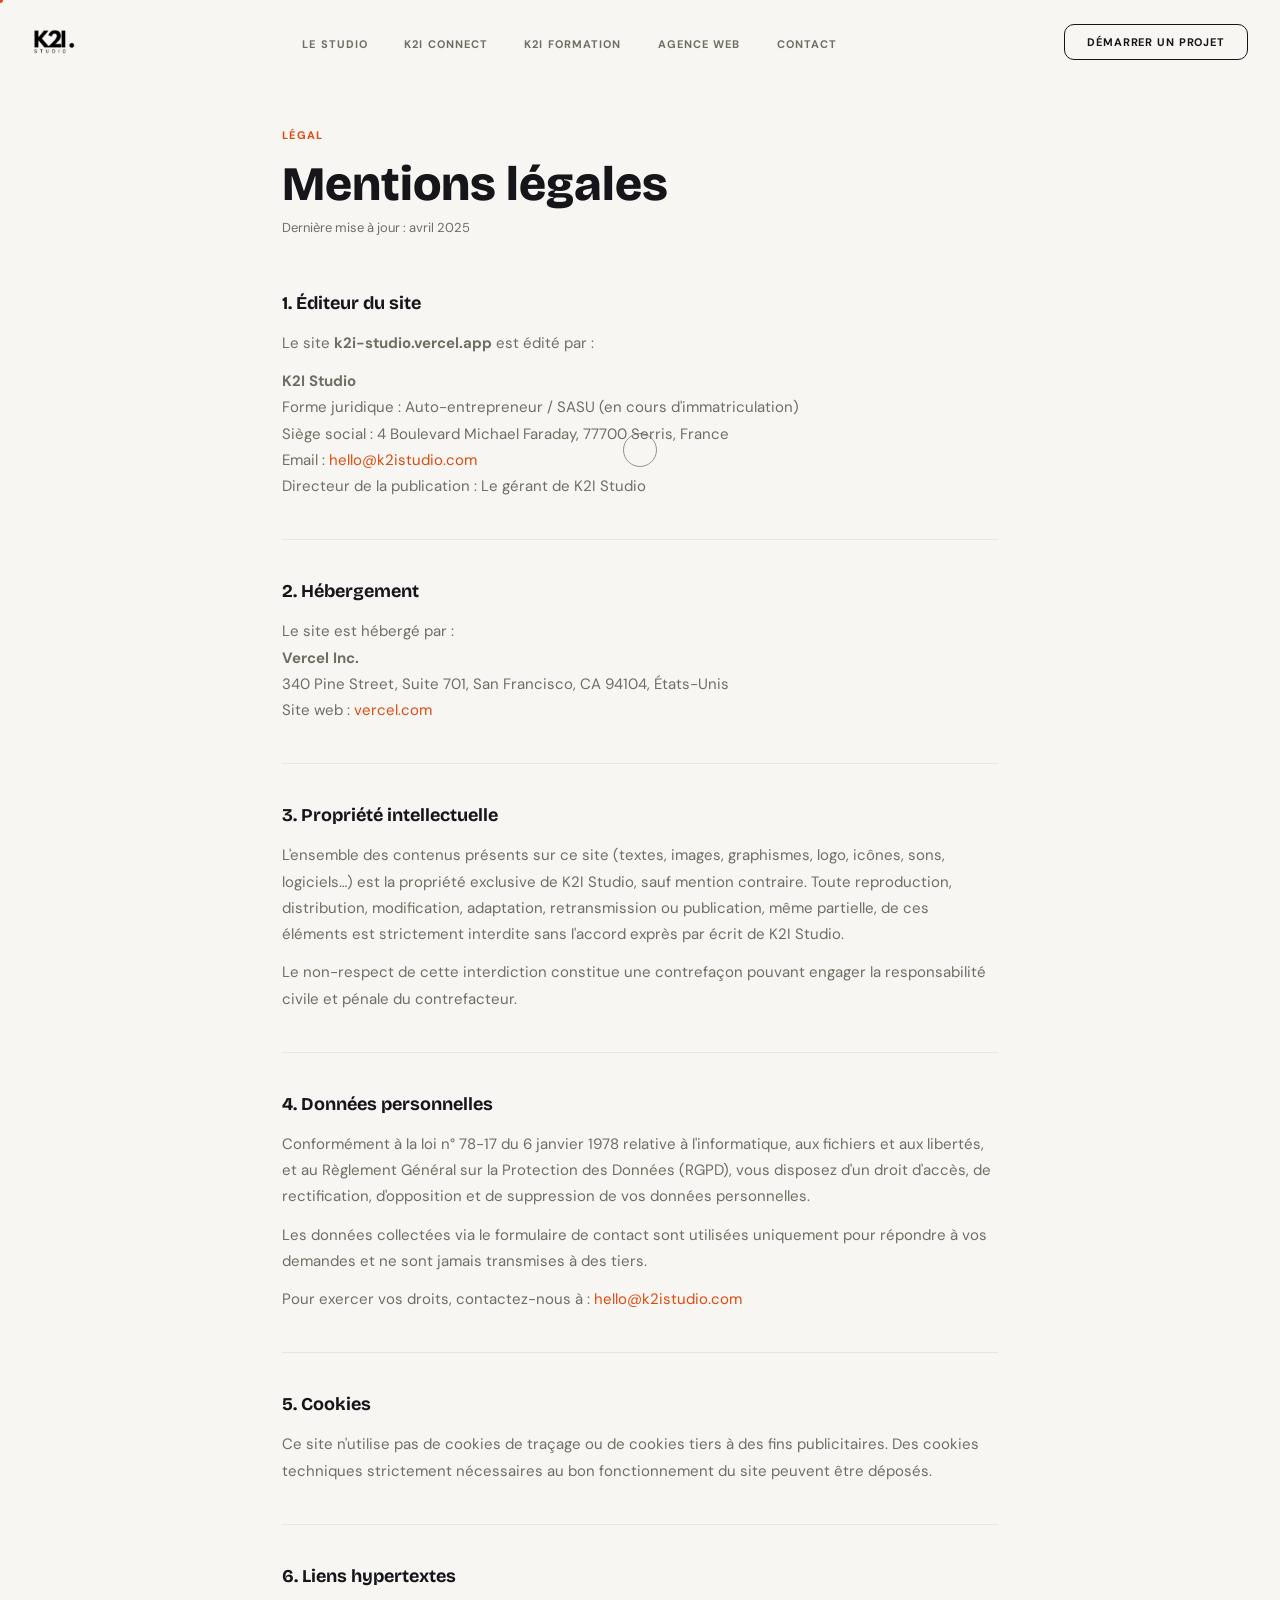
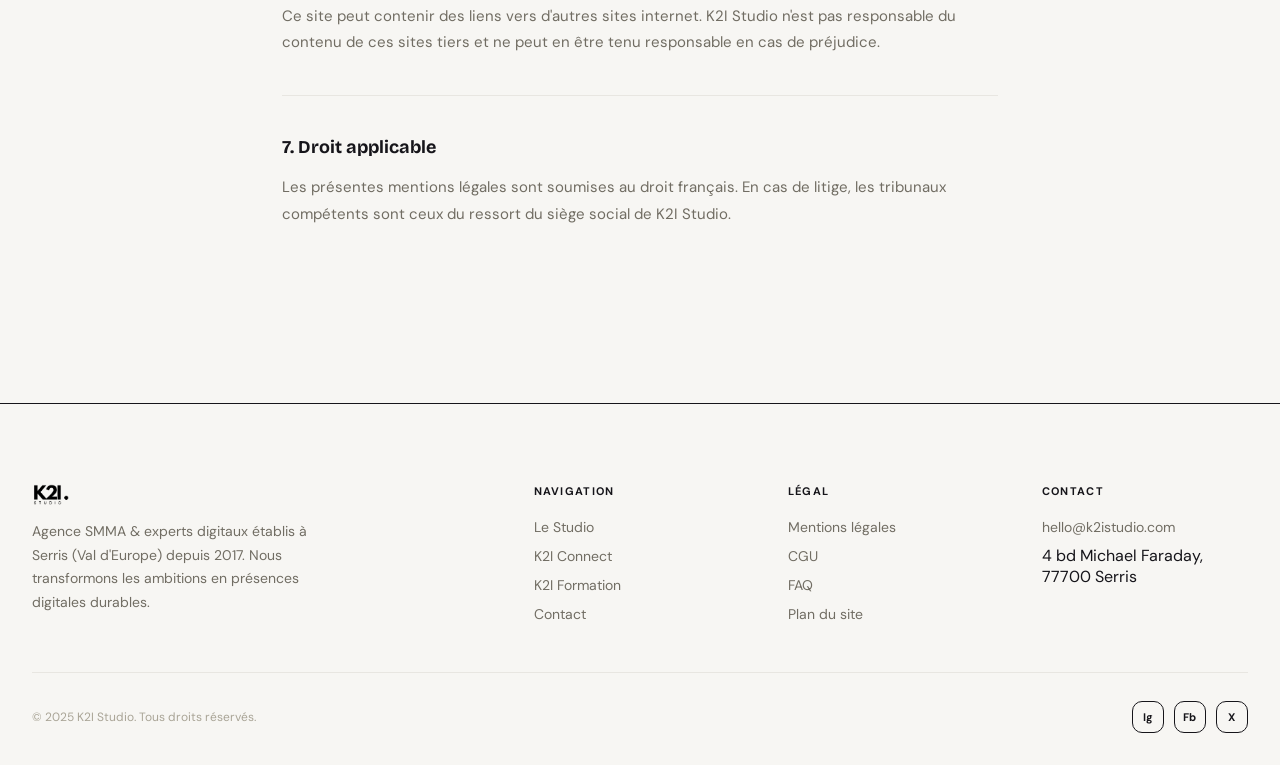
<file: mentions-legales.html>
<!DOCTYPE html>
<html lang="fr">
<head>
  <meta charset="UTF-8">
  <link rel="icon" href="/favicon.ico" sizes="any">
  <link rel="icon" type="image/png" sizes="32x32" href="/img/favicon-k2i.png">
  <link rel="apple-touch-icon" href="/apple-touch-icon.png">
  <meta name="viewport" content="width=device-width, initial-scale=1.0">
  <title>Mentions Légales — K2I Studio</title>
  <meta name="description" content="Mentions légales de K2I Studio, agence digitale à Serris, Val d'Europe.">
  <meta name="robots" content="noindex, follow">
  <link rel="canonical" href="https://k2i-studio.vercel.app/mentions-legales.html">
  <meta property="og:type" content="website">
  <meta property="og:url" content="https://k2i-studio.vercel.app/mentions-legales.html">
  <meta property="og:title" content="Mentions Légales — K2I Studio">
  <meta property="og:image" content="https://k2i-studio.vercel.app/img/meta-k2istudio.jpg?v=2">
  <meta property="og:locale" content="fr_FR">
  <meta property="og:site_name" content="K2I Studio">
  <link rel="preconnect" href="https://fonts.googleapis.com">
  <link rel="preconnect" href="https://fonts.gstatic.com" crossorigin>
  <link href="https://fonts.googleapis.com/css2?family=Bricolage+Grotesque:opsz,wght@12..96,600;12..96,700;12..96,800&family=DM+Sans:opsz,wght@9..40,400;9..40,500&display=swap" rel="stylesheet">
  <link rel="stylesheet" href="style.css">
  <style>
    .legal-wrap { max-width: 780px; margin: 0 auto; padding: 8rem 2rem 6rem; }
    .legal-label { font-size: 0.6875rem; font-weight: 700; letter-spacing: 0.12em; text-transform: uppercase; color: var(--accent); margin-bottom: 1rem; }
    .legal-title { font-family: 'Bricolage Grotesque', sans-serif; font-size: clamp(2rem, 5vw, 3rem); font-weight: 800; line-height: 1.1; color: var(--text); margin: 0 0 0.5rem; }
    .legal-date { font-size: 0.8125rem; color: var(--muted); margin-bottom: 3.5rem; }
    .legal-section { margin-bottom: 2.5rem; padding-bottom: 2.5rem; border-bottom: 1px solid var(--border); }
    .legal-section:last-child { border-bottom: none; }
    .legal-h2 { font-family: 'Bricolage Grotesque', sans-serif; font-size: 1.125rem; font-weight: 700; color: var(--text); margin: 0 0 1rem; }
    .legal-p { font-size: 0.9375rem; line-height: 1.75; color: var(--muted); margin: 0 0 0.75rem; }
    .legal-p:last-child { margin-bottom: 0; }
    .legal-p a { color: var(--accent); text-decoration: none; }
    .legal-p a:hover { text-decoration: underline; }
    @media (max-width: 768px) { .legal-wrap { padding: 6rem 1.25rem 4rem; } }
  </style>
</head>
<body>

  <div class="page-intro" aria-hidden="true">
    <img src="/img/K2I%20LOGO.png" class="page-intro-logo" alt="K2I Studio">
  </div>
  <div class="cursor-ring" aria-hidden="true"></div>
  <div class="cursor-dot" aria-hidden="true"></div>
  <div class="scroll-progress" aria-hidden="true"></div>

  <!-- ─── NAVIGATION ───────────────────────────────────────────── -->
  <nav class="nav" role="navigation">
    <a href="index.html" class="nav-logo"><img src="/img/K2I%20LOGO.png" alt="K2I Studio" class="nav-logo-img"></a>
    <ul class="nav-links">
      <li><a href="index.html">Le Studio</a></li>
      <li><a href="k2i-connect.html">K2I Connect</a></li>
      <li><a href="k2i-formation.html">K2I Formation</a></li>
      <li><a href="agence-web-val-deurope.html">Agence Web</a></li>
      <li><a href="contact.html">Contact</a></li>
    </ul>
    <a href="contact.html" class="nav-cta">Démarrer un projet</a>
    <button class="nav-toggle" aria-label="Ouvrir le menu">
      <span></span><span></span><span></span>
    </button>
  </nav>
  <div class="nav-mobile" role="dialog" aria-modal="true">
    <ul>
      <li><a href="index.html">Le Studio</a></li>
      <li><a href="k2i-connect.html">K2I Connect</a></li>
      <li><a href="k2i-formation.html">K2I Formation</a></li>
      <li><a href="agence-web-val-deurope.html">Agence Web</a></li>
      <li><a href="contact.html">Contact</a></li>
    </ul>
    <a href="contact.html" class="btn-primary" style="margin-top:2rem;">Démarrer un projet</a>
  </div>

  <!-- ─── CONTENT ──────────────────────────────────────────────── -->
  <main>
    <div class="legal-wrap">
      <div class="legal-label">Légal</div>
      <h1 class="legal-title">Mentions légales</h1>
      <p class="legal-date">Dernière mise à jour : avril 2025</p>

      <div class="legal-section">
        <h2 class="legal-h2">1. Éditeur du site</h2>
        <p class="legal-p">Le site <strong>k2i-studio.vercel.app</strong> est édité par :</p>
        <p class="legal-p">
          <strong>K2I Studio</strong><br>
          Forme juridique : Auto-entrepreneur / SASU (en cours d'immatriculation)<br>
          Siège social : 4 Boulevard Michael Faraday, 77700 Serris, France<br>
          Email : <a href="mailto:hello@k2istudio.com">hello@k2istudio.com</a><br>
          Directeur de la publication : Le gérant de K2I Studio
        </p>
      </div>

      <div class="legal-section">
        <h2 class="legal-h2">2. Hébergement</h2>
        <p class="legal-p">
          Le site est hébergé par :<br>
          <strong>Vercel Inc.</strong><br>
          340 Pine Street, Suite 701, San Francisco, CA 94104, États-Unis<br>
          Site web : <a href="https://vercel.com" target="_blank" rel="noopener">vercel.com</a>
        </p>
      </div>

      <div class="legal-section">
        <h2 class="legal-h2">3. Propriété intellectuelle</h2>
        <p class="legal-p">L'ensemble des contenus présents sur ce site (textes, images, graphismes, logo, icônes, sons, logiciels…) est la propriété exclusive de K2I Studio, sauf mention contraire. Toute reproduction, distribution, modification, adaptation, retransmission ou publication, même partielle, de ces éléments est strictement interdite sans l'accord exprès par écrit de K2I Studio.</p>
        <p class="legal-p">Le non-respect de cette interdiction constitue une contrefaçon pouvant engager la responsabilité civile et pénale du contrefacteur.</p>
      </div>

      <div class="legal-section">
        <h2 class="legal-h2">4. Données personnelles</h2>
        <p class="legal-p">Conformément à la loi n° 78-17 du 6 janvier 1978 relative à l'informatique, aux fichiers et aux libertés, et au Règlement Général sur la Protection des Données (RGPD), vous disposez d'un droit d'accès, de rectification, d'opposition et de suppression de vos données personnelles.</p>
        <p class="legal-p">Les données collectées via le formulaire de contact sont utilisées uniquement pour répondre à vos demandes et ne sont jamais transmises à des tiers.</p>
        <p class="legal-p">Pour exercer vos droits, contactez-nous à : <a href="mailto:hello@k2istudio.com">hello@k2istudio.com</a></p>
      </div>

      <div class="legal-section">
        <h2 class="legal-h2">5. Cookies</h2>
        <p class="legal-p">Ce site n'utilise pas de cookies de traçage ou de cookies tiers à des fins publicitaires. Des cookies techniques strictement nécessaires au bon fonctionnement du site peuvent être déposés.</p>
      </div>

      <div class="legal-section">
        <h2 class="legal-h2">6. Liens hypertextes</h2>
        <p class="legal-p">Ce site peut contenir des liens vers d'autres sites internet. K2I Studio n'est pas responsable du contenu de ces sites tiers et ne peut en être tenu responsable en cas de préjudice.</p>
      </div>

      <div class="legal-section">
        <h2 class="legal-h2">7. Droit applicable</h2>
        <p class="legal-p">Les présentes mentions légales sont soumises au droit français. En cas de litige, les tribunaux compétents sont ceux du ressort du siège social de K2I Studio.</p>
      </div>
    </div>
  </main>

  <!-- ─── FOOTER ────────────────────────────────────────────────── -->
  <footer class="footer-wrap">
    <div class="footer">
      <div class="footer-top">
        <div class="footer-brand">
          <a href="index.html" class="footer-logo"><img src="/img/K2I%20LOGO.png" alt="K2I Studio" class="footer-logo-img"></a>
          <p>Agence SMMA &amp; experts digitaux établis à Serris (Val d'Europe) depuis 2017. Nous transformons les ambitions en présences digitales durables.</p>
        </div>
        <div>
          <div class="footer-col-title">Navigation</div>
          <ul class="footer-links">
            <li><a href="index.html">Le Studio</a></li>
            <li><a href="k2i-connect.html">K2I Connect</a></li>
            <li><a href="k2i-formation.html">K2I Formation</a></li>
            <li><a href="contact.html">Contact</a></li>
          </ul>
        </div>
        <div>
          <div class="footer-col-title">Légal</div>
          <ul class="footer-links">
            <li><a href="mentions-legales.html">Mentions légales</a></li>
            <li><a href="cgu.html">CGU</a></li>
            <li><a href="faq.html">FAQ</a></li>
            <li><a href="sitemap-page.html">Plan du site</a></li>
          </ul>
        </div>
        <div>
          <div class="footer-col-title">Contact</div>
          <ul class="footer-links">
            <li><a href="mailto:hello@k2istudio.com">hello@k2istudio.com</a></li>
            <li>4 bd Michael Faraday, 77700 Serris</li>
          </ul>
        </div>
      </div>
      <div class="footer-bottom">
        <p class="footer-copy">&copy; 2025 K2I Studio. Tous droits réservés.</p>
        <ul class="footer-social">
          <li><a href="#" aria-label="Instagram">Ig</a></li>
          <li><a href="#" aria-label="Facebook">Fb</a></li>
          <li><a href="#" aria-label="X / Twitter">X</a></li>
        </ul>
      </div>
    </div>
  </footer>

  <script src="script.js" defer></script>
</body>
</html>
</file>
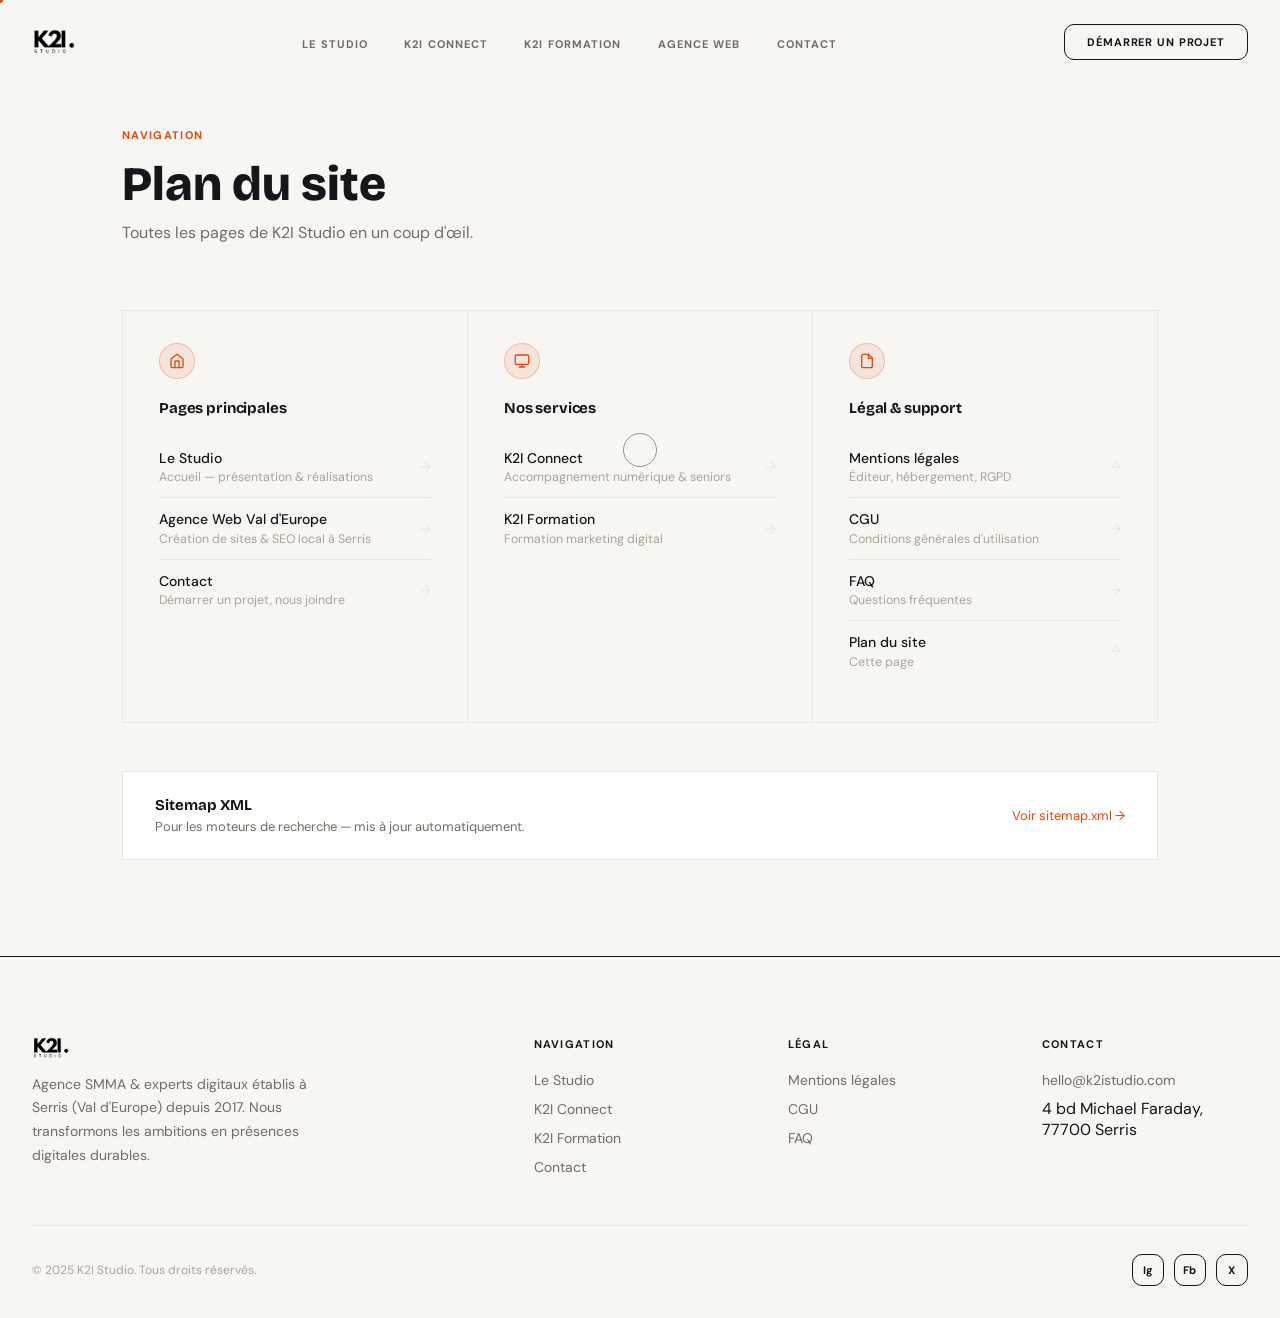
<file: sitemap-page.html>
<!DOCTYPE html>
<html lang="fr">
<head>
  <meta charset="UTF-8">
  <link rel="icon" href="/favicon.ico" sizes="any">
  <link rel="icon" type="image/png" sizes="32x32" href="/img/favicon-k2i.png">
  <link rel="apple-touch-icon" href="/apple-touch-icon.png">
  <meta name="viewport" content="width=device-width, initial-scale=1.0">
  <title>Plan du site — K2I Studio</title>
  <meta name="description" content="Plan du site K2I Studio — retrouvez toutes nos pages : studio, services, agence web, formation, accompagnement numérique et contact.">
  <meta name="robots" content="noindex, follow">
  <link rel="canonical" href="https://k2i-studio.vercel.app/sitemap-page.html">
  <meta property="og:type" content="website">
  <meta property="og:url" content="https://k2i-studio.vercel.app/sitemap-page.html">
  <meta property="og:title" content="Plan du site — K2I Studio">
  <meta property="og:image" content="https://k2i-studio.vercel.app/img/meta-k2istudio.jpg?v=2">
  <meta property="og:locale" content="fr_FR">
  <meta property="og:site_name" content="K2I Studio">
  <link rel="preconnect" href="https://fonts.googleapis.com">
  <link rel="preconnect" href="https://fonts.gstatic.com" crossorigin>
  <link href="https://fonts.googleapis.com/css2?family=Bricolage+Grotesque:opsz,wght@12..96,600;12..96,700;12..96,800&family=DM+Sans:opsz,wght@9..40,400;9..40,500&display=swap" rel="stylesheet">
  <link rel="stylesheet" href="style.css">
  <style>
    .sitemap-wrap { max-width: 1100px; margin: 0 auto; padding: 8rem 2rem 6rem; }
    .sitemap-label { font-size: 0.6875rem; font-weight: 700; letter-spacing: 0.12em; text-transform: uppercase; color: var(--accent); margin-bottom: 1rem; }
    .sitemap-title { font-family: 'Bricolage Grotesque', sans-serif; font-size: clamp(2rem, 5vw, 3rem); font-weight: 800; line-height: 1.1; color: var(--text); margin: 0 0 0.5rem; }
    .sitemap-sub { font-size: 1rem; color: var(--muted); margin: 0 0 4rem; line-height: 1.7; }

    .sitemap-grid {
      display: grid;
      grid-template-columns: repeat(3, 1fr);
      gap: 1px; background: var(--border);
      border: 1px solid var(--border);
    }
    @media (max-width: 900px) { .sitemap-grid { grid-template-columns: repeat(2, 1fr); } }
    @media (max-width: 560px) { .sitemap-grid { grid-template-columns: 1fr; } }

    .sitemap-col { background: var(--bg); padding: 2rem 2.25rem 2.5rem; }

    .sitemap-col-icon {
      width: 36px; height: 36px; border-radius: 50%;
      background: rgba(224,74,16,0.1); border: 1px solid rgba(224,74,16,0.25);
      display: flex; align-items: center; justify-content: center;
      margin-bottom: 1.25rem;
      color: var(--accent); font-size: 0.875rem;
    }
    .sitemap-col-title {
      font-family: 'Bricolage Grotesque', sans-serif;
      font-size: 0.9375rem; font-weight: 700; color: var(--text);
      margin: 0 0 1.25rem; letter-spacing: -0.01em;
    }
    .sitemap-links { list-style: none; margin: 0; padding: 0; display: flex; flex-direction: column; gap: 0; }
    .sitemap-links li { border-top: 1px solid var(--border); }
    .sitemap-links li:first-child { border-top: none; }
    .sitemap-links a {
      display: flex; align-items: center; justify-content: space-between;
      padding: 0.75rem 0; gap: 1rem;
      font-size: 0.9rem; color: var(--muted); text-decoration: none;
      transition: color 0.2s;
    }
    .sitemap-links a:hover { color: var(--text); }
    .sitemap-links a:hover .sitemap-arrow { color: var(--accent); }
    .sitemap-link-label { display: flex; flex-direction: column; gap: 0.15rem; }
    .sitemap-link-name { font-weight: 500; color: var(--text); font-size: 0.875rem; }
    .sitemap-link-desc { font-size: 0.775rem; color: var(--dim); }
    .sitemap-arrow { color: var(--border); flex-shrink: 0; transition: color 0.2s; }

    .sitemap-xml-note {
      margin-top: 3rem; padding: 1.5rem 2rem;
      background: var(--surface); border: 1px solid var(--border);
      display: flex; align-items: center; justify-content: space-between; gap: 2rem; flex-wrap: wrap;
    }
    .sitemap-xml-left { display: flex; flex-direction: column; gap: 0.25rem; }
    .sitemap-xml-title { font-family: 'Bricolage Grotesque', sans-serif; font-size: 0.9375rem; font-weight: 700; color: var(--text); }
    .sitemap-xml-sub { font-size: 0.8125rem; color: var(--muted); }
    .sitemap-xml-link { font-size: 0.8125rem; color: var(--accent); text-decoration: none; white-space: nowrap; }
    .sitemap-xml-link:hover { text-decoration: underline; }

    @media (max-width: 768px) { .sitemap-wrap { padding: 6rem 1.25rem 4rem; } }
  </style>
</head>
<body>

  <div class="page-intro" aria-hidden="true">
    <img src="/img/K2I%20LOGO.png" class="page-intro-logo" alt="K2I Studio">
  </div>
  <div class="cursor-ring" aria-hidden="true"></div>
  <div class="cursor-dot" aria-hidden="true"></div>
  <div class="scroll-progress" aria-hidden="true"></div>

  <!-- ─── NAVIGATION ───────────────────────────────────────────── -->
  <nav class="nav" role="navigation">
    <a href="index.html" class="nav-logo"><img src="/img/K2I%20LOGO.png" alt="K2I Studio" class="nav-logo-img"></a>
    <ul class="nav-links">
      <li><a href="index.html">Le Studio</a></li>
      <li><a href="k2i-connect.html">K2I Connect</a></li>
      <li><a href="k2i-formation.html">K2I Formation</a></li>
      <li><a href="agence-web-val-deurope.html">Agence Web</a></li>
      <li><a href="contact.html">Contact</a></li>
    </ul>
    <a href="contact.html" class="nav-cta">Démarrer un projet</a>
    <button class="nav-toggle" aria-label="Ouvrir le menu">
      <span></span><span></span><span></span>
    </button>
  </nav>
  <div class="nav-mobile" role="dialog" aria-modal="true">
    <ul>
      <li><a href="index.html">Le Studio</a></li>
      <li><a href="k2i-connect.html">K2I Connect</a></li>
      <li><a href="k2i-formation.html">K2I Formation</a></li>
      <li><a href="agence-web-val-deurope.html">Agence Web</a></li>
      <li><a href="contact.html">Contact</a></li>
    </ul>
    <a href="contact.html" class="btn-primary" style="margin-top:2rem;">Démarrer un projet</a>
  </div>

  <!-- ─── CONTENT ──────────────────────────────────────────────── -->
  <main>
    <div class="sitemap-wrap">
      <div class="sitemap-label">Navigation</div>
      <h1 class="sitemap-title">Plan du site</h1>
      <p class="sitemap-sub">Toutes les pages de K2I Studio en un coup d'œil.</p>

      <div class="sitemap-grid">

        <!-- Col 1 : Principal -->
        <div class="sitemap-col">
          <div class="sitemap-col-icon">
            <svg width="16" height="16" viewBox="0 0 24 24" fill="none" stroke="currentColor" stroke-width="2" stroke-linecap="round" stroke-linejoin="round"><path d="M3 9l9-7 9 7v11a2 2 0 0 1-2 2H5a2 2 0 0 1-2-2z"/><polyline points="9 22 9 12 15 12 15 22"/></svg>
          </div>
          <div class="sitemap-col-title">Pages principales</div>
          <ul class="sitemap-links">
            <li>
              <a href="index.html">
                <span class="sitemap-link-label">
                  <span class="sitemap-link-name">Le Studio</span>
                  <span class="sitemap-link-desc">Accueil — présentation & réalisations</span>
                </span>
                <span class="sitemap-arrow">→</span>
              </a>
            </li>
            <li>
              <a href="agence-web-val-deurope.html">
                <span class="sitemap-link-label">
                  <span class="sitemap-link-name">Agence Web Val d'Europe</span>
                  <span class="sitemap-link-desc">Création de sites & SEO local à Serris</span>
                </span>
                <span class="sitemap-arrow">→</span>
              </a>
            </li>
            <li>
              <a href="contact.html">
                <span class="sitemap-link-label">
                  <span class="sitemap-link-name">Contact</span>
                  <span class="sitemap-link-desc">Démarrer un projet, nous joindre</span>
                </span>
                <span class="sitemap-arrow">→</span>
              </a>
            </li>
          </ul>
        </div>

        <!-- Col 2 : Services -->
        <div class="sitemap-col">
          <div class="sitemap-col-icon">
            <svg width="16" height="16" viewBox="0 0 24 24" fill="none" stroke="currentColor" stroke-width="2" stroke-linecap="round" stroke-linejoin="round"><rect x="2" y="3" width="20" height="14" rx="2"/><line x1="8" y1="21" x2="16" y2="21"/><line x1="12" y1="17" x2="12" y2="21"/></svg>
          </div>
          <div class="sitemap-col-title">Nos services</div>
          <ul class="sitemap-links">
            <li>
              <a href="k2i-connect.html">
                <span class="sitemap-link-label">
                  <span class="sitemap-link-name">K2I Connect</span>
                  <span class="sitemap-link-desc">Accompagnement numérique & seniors</span>
                </span>
                <span class="sitemap-arrow">→</span>
              </a>
            </li>
            <li>
              <a href="k2i-formation.html">
                <span class="sitemap-link-label">
                  <span class="sitemap-link-name">K2I Formation</span>
                  <span class="sitemap-link-desc">Formation marketing digital</span>
                </span>
                <span class="sitemap-arrow">→</span>
              </a>
            </li>
          </ul>
        </div>

        <!-- Col 3 : Légal -->
        <div class="sitemap-col">
          <div class="sitemap-col-icon">
            <svg width="16" height="16" viewBox="0 0 24 24" fill="none" stroke="currentColor" stroke-width="2" stroke-linecap="round" stroke-linejoin="round"><path d="M14 2H6a2 2 0 0 0-2 2v16a2 2 0 0 0 2 2h12a2 2 0 0 0 2-2V8z"/><polyline points="14 2 14 8 20 8"/></svg>
          </div>
          <div class="sitemap-col-title">Légal & support</div>
          <ul class="sitemap-links">
            <li>
              <a href="mentions-legales.html">
                <span class="sitemap-link-label">
                  <span class="sitemap-link-name">Mentions légales</span>
                  <span class="sitemap-link-desc">Éditeur, hébergement, RGPD</span>
                </span>
                <span class="sitemap-arrow">→</span>
              </a>
            </li>
            <li>
              <a href="cgu.html">
                <span class="sitemap-link-label">
                  <span class="sitemap-link-name">CGU</span>
                  <span class="sitemap-link-desc">Conditions générales d'utilisation</span>
                </span>
                <span class="sitemap-arrow">→</span>
              </a>
            </li>
            <li>
              <a href="faq.html">
                <span class="sitemap-link-label">
                  <span class="sitemap-link-name">FAQ</span>
                  <span class="sitemap-link-desc">Questions fréquentes</span>
                </span>
                <span class="sitemap-arrow">→</span>
              </a>
            </li>
            <li>
              <a href="sitemap-page.html">
                <span class="sitemap-link-label">
                  <span class="sitemap-link-name">Plan du site</span>
                  <span class="sitemap-link-desc">Cette page</span>
                </span>
                <span class="sitemap-arrow">→</span>
              </a>
            </li>
          </ul>
        </div>

      </div>

      <!-- XML sitemap note -->
      <div class="sitemap-xml-note">
        <div class="sitemap-xml-left">
          <div class="sitemap-xml-title">Sitemap XML</div>
          <div class="sitemap-xml-sub">Pour les moteurs de recherche — mis à jour automatiquement.</div>
        </div>
        <a href="/sitemap.xml" class="sitemap-xml-link" target="_blank" rel="noopener">
          Voir sitemap.xml →
        </a>
      </div>

    </div>
  </main>

  <!-- ─── FOOTER ────────────────────────────────────────────────── -->
  <footer class="footer-wrap">
    <div class="footer">
      <div class="footer-top">
        <div class="footer-brand">
          <a href="index.html" class="footer-logo"><img src="/img/K2I%20LOGO.png" alt="K2I Studio" class="footer-logo-img"></a>
          <p>Agence SMMA &amp; experts digitaux établis à Serris (Val d'Europe) depuis 2017. Nous transformons les ambitions en présences digitales durables.</p>
        </div>
        <div>
          <div class="footer-col-title">Navigation</div>
          <ul class="footer-links">
            <li><a href="index.html">Le Studio</a></li>
            <li><a href="k2i-connect.html">K2I Connect</a></li>
            <li><a href="k2i-formation.html">K2I Formation</a></li>
            <li><a href="contact.html">Contact</a></li>
          </ul>
        </div>
        <div>
          <div class="footer-col-title">Légal</div>
          <ul class="footer-links">
            <li><a href="mentions-legales.html">Mentions légales</a></li>
            <li><a href="cgu.html">CGU</a></li>
            <li><a href="faq.html">FAQ</a></li>
          </ul>
        </div>
        <div>
          <div class="footer-col-title">Contact</div>
          <ul class="footer-links">
            <li><a href="mailto:hello@k2istudio.com">hello@k2istudio.com</a></li>
            <li>4 bd Michael Faraday, 77700 Serris</li>
          </ul>
        </div>
      </div>
      <div class="footer-bottom">
        <p class="footer-copy">&copy; 2025 K2I Studio. Tous droits réservés.</p>
        <ul class="footer-social">
          <li><a href="#" aria-label="Instagram">Ig</a></li>
          <li><a href="#" aria-label="Facebook">Fb</a></li>
          <li><a href="#" aria-label="X / Twitter">X</a></li>
        </ul>
      </div>
    </div>
  </footer>

  <script src="script.js" defer></script>
</body>
</html>
</file>
<file: style.css>
/* ─── DESIGN TOKENS ─────────────────────────────────────────────── */
:root {
  --parchment:  #f7f6f3;
  --parchment-2:#f0efeb;
  --ink:        #16151a;
  --paper:      #ffffff;
  --ash:        #e8e6e1;
  --stone:      #d7d5cd;
  --muted:      #716d63;
  --dim:        #a9a496;
  --accent:     #e04a10;
  --accent-h:   #c93e0a;
  --gradient-sphere: linear-gradient(255deg, #e04a10 0%, #f06ba8 32%, #78bae6 68%, #ffffff 100%);
  --radius:     0px;
  --radius-lk:  10px;
  --ease: cubic-bezier(0.16,1,0.3,1);

  /* legacy token aliases (older inline page styles reference these names) */
  --bg:      var(--parchment);
  --text:    var(--ink);
  --border:  var(--ash);
  --surface: var(--paper);
}

/* ─── BASE ───────────────────────────────────────────────────────── */
*, *::before, *::after { box-sizing: border-box; margin: 0; padding: 0; }
html { scroll-behavior: smooth; font-size: 16px; }
body {
  background: var(--parchment);
  color: var(--ink);
  font-family: 'DM Sans', sans-serif;
  font-weight: 400;
  -webkit-font-smoothing: antialiased;
  overflow-x: hidden;
  cursor: none;
}
@media (hover: none), (max-width: 900px) { body { cursor: auto; } }
::selection { background: var(--ink); color: var(--parchment); }

/* ─── CUSTOM CURSOR ──────────────────────────────────────────────── */
.cursor-dot, .cursor-ring {
  position: fixed; top: 0; left: 0; pointer-events: none; z-index: 999;
  transform: translate(-50%, -50%);
  will-change: transform;
}
.cursor-dot {
  width: 6px; height: 6px; border-radius: 50%;
  background: var(--accent);
}
.cursor-ring {
  width: 34px; height: 34px; border-radius: 50%;
  border: 1px solid var(--ink);
  transition: width 0.3s var(--ease), height 0.3s var(--ease), opacity 0.3s ease, background 0.3s ease, border-color 0.3s ease;
  opacity: 0.45;
  background: transparent;
}
/* Text links: ring just highlights in accent, never fills — text stays fully legible */
.cursor-ring.is-text {
  width: 40px; height: 40px;
  border-color: var(--accent); opacity: 0.9;
}
/* Surface elements (buttons, cards, images): soft translucent glow, never opaque */
.cursor-ring.is-active {
  width: 60px; height: 60px;
  background: rgba(22,21,26,0.05); border-color: rgba(22,21,26,0.12); opacity: 1;
}
.cursor-ring.is-active ~ .cursor-dot,
body.cursor-hover .cursor-dot { opacity: 0; }
@media (hover: none), (max-width: 900px) { .cursor-dot, .cursor-ring { display: none; } }

/* ─── SCROLLBAR ──────────────────────────────────────────────────── */
::-webkit-scrollbar { width: 3px; }
::-webkit-scrollbar-track { background: var(--parchment); }
::-webkit-scrollbar-thumb { background: var(--stone); border-radius: 2px; }

/* ─── NAVIGATION ─────────────────────────────────────────────────── */
.nav {
  position: fixed; top: 0; left: 0; right: 0; z-index: 100;
  padding: 1.5rem 2rem;
  display: flex; align-items: center; justify-content: space-between;
  transition: background 0.4s ease, border-color 0.4s ease, padding 0.4s ease;
  border-bottom: 1px solid transparent;
}
.nav.scrolled {
  background: rgba(236,233,225,0.88);
  backdrop-filter: blur(16px);
  -webkit-backdrop-filter: blur(16px);
  border-bottom-color: var(--ash);
  padding: 1.125rem 2rem;
}
.nav-logo {
  font-family: 'Bricolage Grotesque', sans-serif;
  font-weight: 800; font-size: 0.9375rem;
  letter-spacing: -0.02em;
  color: var(--ink); text-decoration: none;
}
.nav-logo .accent { color: var(--accent); }
.nav-links { display: flex; align-items: center; gap: 2.25rem; list-style: none; }
.nav-links a {
  font-size: 0.6875rem; font-weight: 700;
  letter-spacing: 0.1em; text-transform: uppercase;
  color: var(--muted); text-decoration: none;
  transition: color 0.2s ease;
  position: relative;
}
.nav-links a::after {
  content: ''; position: absolute; bottom: -4px; left: 0; right: 0;
  height: 1px; background: var(--ink);
  transform: scaleX(0); transform-origin: left;
  transition: transform 0.35s var(--ease);
}
.nav-links a:hover, .nav-links a.active { color: var(--ink); }
.nav-links a:hover::after, .nav-links a.active::after { transform: scaleX(1); }

.nav-cta {
  display: inline-flex; align-items: center; gap: 0.5rem;
  padding: 0.625rem 1.375rem;
  background: transparent; color: var(--ink);
  font-size: 0.6875rem; font-weight: 700;
  letter-spacing: 0.08em; text-transform: uppercase;
  text-decoration: none; border-radius: var(--radius-lk);
  border: 1px solid var(--ink);
  transition: background 0.3s var(--ease), color 0.3s var(--ease), transform 0.15s ease;
  cursor: pointer;
}
.nav-cta:hover { background: var(--ink); color: var(--parchment); }
.nav-cta:active { transform: scale(0.97); }

.nav-toggle { display: none; flex-direction: column; gap: 5px; cursor: pointer; padding: 4px; background: none; border: none; }
.nav-toggle span { display: block; width: 22px; height: 1.5px; background: var(--ink); transition: transform 0.3s ease, opacity 0.3s ease; }

.nav-mobile {
  display: none; position: fixed; inset: 0;
  background: var(--parchment); z-index: 99;
  flex-direction: column; align-items: flex-start; justify-content: center;
  padding: 2rem; gap: 0;
}
.nav-mobile.open { display: flex; }
.nav-mobile a {
  font-family: 'Bricolage Grotesque', sans-serif;
  font-size: clamp(2rem, 8vw, 3.5rem);
  font-weight: 700; color: var(--ink);
  text-decoration: none; letter-spacing: -0.01em;
  padding: 0.375rem 0;
  border-bottom: 1px solid var(--ash);
  width: 100%;
  transition: color 0.2s ease, padding-left 0.3s ease;
}
.nav-mobile a:first-child { border-top: 1px solid var(--ash); }
.nav-mobile a:hover { color: var(--accent); padding-left: 0.5rem; }
.nav-mobile a.btn-primary, .nav-mobile a.btn-ghost {
  font-family: 'DM Sans', sans-serif; font-size: 0.8125rem; font-weight: 700;
  border-bottom: none; width: fit-content; padding: 0.9375rem 1.875rem;
  text-transform: none; letter-spacing: 0.06em;
}
.nav-mobile a.btn-primary { color: var(--parchment); }
.nav-mobile a.btn-primary:hover { color: var(--ink); padding-left: 1.875rem; }

@media (max-width: 768px) {
  .nav-links, .nav-cta { display: none; }
  .nav-toggle { display: flex; }
  .nav { padding: 1.125rem 1.25rem; }
}

/* ─── GHOST LINK / BUTTONS ───────────────────────────────────────── */
.btn-primary {
  display: inline-flex; align-items: center; gap: 0.5rem;
  padding: 0.9375rem 1.875rem;
  background: var(--ink); color: var(--parchment);
  font-family: 'DM Sans', sans-serif;
  font-size: 0.8125rem; font-weight: 700; letter-spacing: 0.06em; text-transform: uppercase;
  text-decoration: none; border-radius: var(--radius-lk);
  transition: background 0.3s var(--ease), color 0.3s var(--ease), transform 0.15s ease, gap 0.3s var(--ease);
  border: 1px solid var(--ink); cursor: pointer;
}
.btn-primary:hover { background: transparent; color: var(--ink); gap: 0.75rem; }
.btn-primary:active { transform: scale(0.97); }

.btn-ghost {
  display: inline-flex; align-items: center; gap: 0.5rem;
  padding: 0.9375rem 1.875rem;
  background: transparent; color: var(--ink);
  font-family: 'DM Sans', sans-serif;
  font-size: 0.8125rem; font-weight: 600; letter-spacing: 0.04em;
  text-decoration: none; border: 1px solid var(--ink);
  border-radius: var(--radius-lk);
  transition: background 0.3s var(--ease), color 0.3s var(--ease), transform 0.15s ease, gap 0.3s var(--ease);
  cursor: pointer;
}
.btn-ghost:hover { background: var(--ink); color: var(--parchment); gap: 0.75rem; }
.btn-ghost:active { transform: scale(0.97); }

/* generic ghost text link used inline across pages */
a.link-ghost, .link-ghost {
  display: inline-flex; align-items: center; gap: 0.4rem;
  font-size: 0.875rem; font-weight: 600; color: var(--ink);
  text-decoration: none; padding: 0.3125rem 0; border-radius: var(--radius-lk);
  transition: gap 0.3s var(--ease), color 0.2s ease;
  position: relative;
}
.link-ghost::after {
  content: ''; position: absolute; left: 0; right: 0; bottom: 0;
  height: 1px; background: currentColor; transform: scaleX(1); transform-origin: left;
}
.link-ghost:hover { gap: 0.7rem; color: var(--accent); }

/* ─── HERO ───────────────────────────────────────────────────────── */
.hero {
  min-height: 100dvh;
  padding: 0 2rem;
  display: grid;
  grid-template-columns: 1.1fr 0.9fr;
  align-items: center;
  max-width: 1400px;
  margin: 0 auto;
  gap: 3rem;
  position: relative;
}
@media (max-width: 1024px) { .hero { gap: 2rem; } }
@media (max-width: 768px) {
  .hero { grid-template-columns: 1fr; padding: 7.5rem 1.25rem 3.5rem; gap: 2.5rem; min-height: unset; }
}

.hero-badge {
  display: inline-flex; align-items: center; gap: 0.5rem;
  padding: 0.3125rem 0.875rem;
  border: 1px solid var(--ink); border-radius: 999px;
  font-size: 0.6875rem; font-weight: 600;
  letter-spacing: 0.1em; text-transform: uppercase; color: var(--ink);
  margin-bottom: 2.5rem;
}
.hero-badge-dot {
  width: 6px; height: 6px; border-radius: 50%;
  background: var(--accent);
  animation: pulse 2.4s ease-in-out infinite;
}

.hero-title {
  font-family: 'Bricolage Grotesque', sans-serif;
  font-size: clamp(3.25rem, 7.4vw, 6.75rem);
  font-weight: 700; line-height: 0.86; letter-spacing: -0.02em;
  color: var(--ink); margin-bottom: 1.75rem;
  text-transform: uppercase;
}
.hero-title em { font-style: normal; background: var(--gradient-sphere); -webkit-background-clip: text; background-clip: text; color: transparent; }
.hero-title .split-line { display: block; overflow: hidden; }
.hero-title .split-inner { display: inline-block; transform: translateY(110%); animation: lineUp 0.9s var(--ease) forwards; }
.hero-title .split-line:nth-child(1) .split-inner { animation-delay: 0.05s; }
.hero-title .split-line:nth-child(2) .split-inner { animation-delay: 0.15s; }
.hero-title .split-line:nth-child(3) .split-inner { animation-delay: 0.25s; }
.hero-title .split-line:nth-child(4) .split-inner { animation-delay: 0.35s; }
@keyframes lineUp { to { transform: translateY(0); } }

.hero-sub {
  font-size: 1.0625rem; line-height: 1.7; color: var(--muted);
  max-width: 44ch; margin-bottom: 2.75rem;
}

.hero-actions { display: flex; align-items: center; gap: 1rem; flex-wrap: wrap; }

/* ─── HERO SPHERE (liquid gradient blob) ──────────────────────────
   Two layers on purpose: the outer -wrap is the ONLY element the scroll
   parallax script touches (data-parallax sets its transform on scroll),
   while the inner .hero-sphere owns the continuous CSS animation. Putting
   both transforms on one element made the parallax JS stomp the keyframe
   animation on every scroll tick, which read as stuttery/janky. */
.hero-sphere-wrap {
  position: absolute; top: 50%; right: -6%;
  width: min(46vw, 620px); height: min(46vw, 620px);
  transform: translateY(calc(-50% + var(--parallax-y, 0px)));
  z-index: 0;
  will-change: transform;
}
/* Soft ambient bleed behind the crisp disc, echoing the reference's glow */
.hero-sphere-wrap::before {
  content: ''; position: absolute; inset: -10%;
  border-radius: 50%; background: var(--gradient-sphere);
  filter: blur(70px); opacity: 0.32; z-index: -1;
}
.hero-sphere {
  width: 100%; height: 100%; border-radius: 50%;
  overflow: hidden;
  opacity: 0.98;
  filter: saturate(1.12);
  animation: sphereDrift 24s ease-in-out infinite;
  will-change: transform;
}
.hero-sphere svg { display: block; width: 100%; height: 100%; }
@keyframes sphereDrift {
  0%, 100% { transform: scale(1) rotate(0deg); }
  50%      { transform: scale(1.035) rotate(5deg); }
}
@media (max-width: 1024px) { .hero-sphere-wrap { right: -18%; } .hero-sphere { opacity: 0.78; } }
@media (max-width: 768px) {
  .hero-sphere-wrap { width: 82vw; height: 82vw; right: -30%; top: 16%; transform: translateY(var(--parallax-y, 0px)); }
  .hero-sphere { opacity: 0.6; }
}

.ring-ornament {
  position: absolute; border: 1px solid var(--ink); border-radius: 50%;
  opacity: 0.12; pointer-events: none; z-index: 0;
}

/* ─── HERO VISUAL / STATS MOSAIC ─────────────────────────────────── */
.hero-visual {
  display: flex; align-items: center; justify-content: flex-end;
  position: relative; z-index: 1;
}
@media (max-width: 768px) { .hero-visual { justify-content: center; } }

.stats-mosaic {
  display: grid;
  grid-template-columns: 1fr 1fr;
  gap: 1px;
  background: var(--ash);
  border: 1px solid var(--ash);
  width: 100%;
  max-width: 400px;
}
.stat-tile {
  background: var(--parchment);
  padding: 1.75rem 1.5rem;
  display: flex; flex-direction: column; gap: 0.375rem;
  transition: background 0.3s ease, transform 0.3s var(--ease);
}
.stat-tile:hover { background: var(--paper); transform: translateY(-3px); }
.stat-tile-wide {
  grid-column: 1 / -1;
  background: var(--paper);
  padding: 1.5rem;
  display: flex; align-items: center; justify-content: space-between;
  gap: 1rem;
}
.stat-num {
  font-family: 'Bricolage Grotesque', sans-serif;
  font-size: 2.375rem; font-weight: 700;
  letter-spacing: -0.015em; line-height: 1; color: var(--ink);
}
.stat-num .a { color: var(--accent); }
.stat-lbl { font-size: 0.6875rem; font-weight: 600; letter-spacing: 0.08em; text-transform: uppercase; color: var(--muted); }
.partner-badge-inner { display: flex; align-items: center; gap: 0.75rem; }
.established { font-family: 'Bricolage Grotesque', sans-serif; font-size: 0.6875rem; font-weight: 700; letter-spacing: 0.12em; text-transform: uppercase; color: var(--muted); margin-left: auto; }

/* ─── MARQUEE ────────────────────────────────────────────────────── */
.marquee-wrap {
  border-top: 1px solid var(--ink);
  border-bottom: 1px solid var(--ink);
  overflow: hidden; padding: 1.25rem 0;
  background: var(--paper);
  position: relative; z-index: 1;
}
.marquee-track {
  display: flex; gap: 0; align-items: center;
  width: max-content;
  animation: marquee 32s linear infinite;
  will-change: transform;
}
.marquee-wrap:hover .marquee-track { animation-play-state: paused; }
.marquee-name {
  font-family: 'Bricolage Grotesque', sans-serif;
  font-size: 0.8125rem; font-weight: 700; letter-spacing: 0.1em;
  text-transform: uppercase; white-space: nowrap;
  color: var(--stone); flex-shrink: 0;
  transition: color 0.25s ease, -webkit-text-stroke 0.25s ease;
}
.marquee-wrap:hover .marquee-name { color: var(--dim); }
.marquee-name:hover { color: var(--ink) !important; }
.marquee-sep-dot { width: 3px; height: 3px; border-radius: 50%; background: var(--accent); opacity: 0.6; flex-shrink: 0; }
.marquee-track { gap: 2.25rem; }

/* ─── SECTIONS ───────────────────────────────────────────────────── */
.section {
  padding: 8rem 2rem;
  max-width: 1400px; margin: 0 auto;
  position: relative;
}
@media (max-width: 768px) { .section { padding: 5rem 1.25rem; } }

.section-label {
  display: inline-flex; align-items: center; gap: 0.75rem;
  font-size: 0.6875rem; font-weight: 700;
  letter-spacing: 0.18em; text-transform: uppercase; color: var(--ink);
  margin-bottom: 2rem;
}
.section-label::before {
  content: ''; display: block;
  width: 22px; height: 1px; background: var(--accent);
}
.section-title {
  font-family: 'Bricolage Grotesque', sans-serif;
  font-size: clamp(2.25rem, 5.2vw, 4.25rem);
  font-weight: 700; letter-spacing: -0.02em; line-height: 0.92;
  color: var(--ink); text-transform: uppercase;
}
.section-sub {
  font-size: 1.0625rem; line-height: 1.75; color: var(--muted);
  max-width: 52ch; margin-top: 1.25rem;
}

/* ─── SERVICES ZIG-ZAG ───────────────────────────────────────────── */
.services-list { margin-top: 4rem; }
.service-row {
  display: grid; grid-template-columns: 1fr 1fr;
  border-top: 1px solid var(--ash);
  position: relative; overflow: hidden;
}
.service-row::before {
  content: ''; position: absolute; top: 0; bottom: 0; left: 0; width: 4px;
  background: var(--gradient-sphere); z-index: 0;
  transform: scaleY(0); transform-origin: top;
  transition: transform 0.5s var(--ease);
}
.service-row:hover::before { transform: scaleY(1); }
.service-row:last-child { border-bottom: 1px solid var(--ash); }
@media (max-width: 768px) { .service-row { grid-template-columns: 1fr; } }

.service-content {
  padding: 3rem 2.5rem;
  display: flex; flex-direction: column; justify-content: space-between;
  border-right: 1px solid var(--ash);
  position: relative; z-index: 1;
  transition: background 0.4s ease;
}
.service-row:hover .service-content { background: var(--paper); }
.service-row.odd .service-content { order: 2; border-right: none; border-left: 1px solid var(--ash); }
.service-row.odd .service-index { order: 1; }
@media (max-width: 768px) {
  .service-row.odd .service-content { order: 1; border-left: none; }
  .service-row.odd .service-index { order: 2; }
  .service-content { border-right: none; }
}

.service-index {
  padding: 3rem 2.5rem;
  display: flex; flex-direction: column; justify-content: flex-end; align-items: flex-start;
  position: relative; z-index: 1;
  transition: background 0.4s ease;
}
.service-row:hover .service-index { background: var(--paper); }
.service-num {
  font-family: 'Bricolage Grotesque', sans-serif;
  font-size: clamp(4rem, 7vw, 6.5rem);
  font-weight: 700; color: var(--ash);
  letter-spacing: -0.015em; line-height: 1;
  transition: color 0.4s ease;
}
.service-row:hover .service-num { color: var(--stone); }
.service-tag {
  font-size: 0.6875rem; font-weight: 700;
  letter-spacing: 0.12em; text-transform: uppercase; color: var(--accent);
  margin-bottom: 0.75rem;
}
.service-name {
  font-family: 'Bricolage Grotesque', sans-serif;
  font-size: 1.75rem; font-weight: 700;
  letter-spacing: -0.01em; color: var(--ink);
  margin-bottom: 0.875rem; line-height: 1.08;
  text-transform: uppercase;
}
.service-desc {
  font-size: 0.9375rem; line-height: 1.7; color: var(--muted); max-width: 42ch;
}
.service-link {
  margin-top: 1.75rem;
  display: inline-flex; align-items: center; gap: 0.5rem;
  font-size: 0.8125rem; font-weight: 600; color: var(--ink);
  text-decoration: none; letter-spacing: 0.02em;
  transition: gap 0.3s var(--ease), color 0.3s ease;
}
.service-link:hover { gap: 0.875rem; color: var(--accent); }
.service-link svg { transition: transform 0.3s var(--ease); }
.service-link:hover svg { transform: translateX(3px); }

/* ─── STATS STRIP ────────────────────────────────────────────────── */
.stats-strip {
  border-top: 1px solid var(--ink); border-bottom: 1px solid var(--ink);
  display: grid; grid-template-columns: repeat(4, 1fr);
  background: var(--paper);
}
@media (max-width: 768px) { .stats-strip { grid-template-columns: repeat(2, 1fr); } }
.stat-cell {
  padding: 3rem 2rem; border-right: 1px solid var(--ash);
  display: flex; flex-direction: column; gap: 0.375rem;
  transition: background 0.3s ease;
}
.stat-cell:last-child { border-right: none; }
.stat-cell:hover { background: var(--parchment); }
.stat-big {
  font-family: 'Bricolage Grotesque', sans-serif;
  font-size: 3rem; font-weight: 700; letter-spacing: -0.02em; line-height: 1;
  color: var(--ink);
}
.stat-big .a { color: var(--accent); }
.stat-info { font-size: 0.8125rem; color: var(--muted); line-height: 1.5; }

/* ─── APPROACH ───────────────────────────────────────────────────── */
.approach-grid {
  margin-top: 4rem;
  display: grid; grid-template-columns: repeat(3, 1fr);
  gap: 1px; background: var(--ash); border: 1px solid var(--ash);
}
@media (max-width: 768px) { .approach-grid { grid-template-columns: 1fr; } }
.approach-cell {
  background: var(--parchment); padding: 3rem 2.25rem;
  display: flex; flex-direction: column; gap: 1rem;
  transition: background 0.35s ease, transform 0.35s var(--ease);
}
.approach-cell:hover { background: var(--paper); transform: translateY(-4px); }
.approach-step { font-size: 0.6875rem; font-weight: 700; letter-spacing: 0.15em; text-transform: uppercase; color: var(--accent); }
.approach-name { font-family: 'Bricolage Grotesque', sans-serif; font-size: 1.375rem; font-weight: 700; letter-spacing: -0.015em; color: var(--ink); text-transform: uppercase; }
.approach-desc { font-size: 0.9375rem; line-height: 1.7; color: var(--muted); }

/* ─── CTA SECTION ────────────────────────────────────────────────── */
.cta-band {
  padding: 8rem 2rem; background: var(--paper); color: var(--ink);
  border-top: 1px solid var(--ash);
  border-bottom: 1px solid var(--ash);
  position: relative; overflow: hidden;
}
.cta-band::before {
  content: ''; position: absolute; width: 46vw; height: 46vw; max-width: 620px; max-height: 620px;
  border-radius: 50%; background: var(--gradient-sphere);
  right: -14%; top: 50%; transform: translateY(-50%);
  opacity: 0.5; filter: blur(50px); pointer-events: none;
}
.cta-band-inner {
  max-width: 1400px; margin: 0 auto;
  display: grid; grid-template-columns: 1fr auto;
  align-items: center; gap: 3rem; position: relative; z-index: 1;
}
@media (max-width: 768px) { .cta-band-inner { grid-template-columns: 1fr; } .cta-band { padding: 5rem 1.25rem; } }
.cta-title {
  font-family: 'Bricolage Grotesque', sans-serif;
  font-size: clamp(2.25rem, 4.6vw, 3.75rem);
  font-weight: 700; letter-spacing: -0.02em; line-height: 0.95; color: var(--ink);
  text-transform: uppercase;
}
.cta-sub { font-size: 1.0625rem; line-height: 1.7; color: var(--muted); max-width: 48ch; margin-top: 1rem; }
.cta-band .btn-primary { background: var(--ink); color: var(--parchment); border-color: var(--ink); }
.cta-band .btn-primary:hover { background: transparent; color: var(--ink); }

/* ─── ZONES SEO ──────────────────────────────────────────────────── */
.zones-seo-wrap { border-top: 1px solid var(--ink); background: var(--paper); }
.zones-seo-inner {
  max-width: 1400px; margin: 0 auto;
  padding: 6rem 2rem;
  display: grid; grid-template-columns: 1fr 1fr; gap: 5rem; align-items: start;
}
.zones-seo-title {
  font-family: 'Bricolage Grotesque', sans-serif;
  font-size: clamp(1.75rem, 3.4vw, 2.75rem); font-weight: 700;
  line-height: 1.1; color: var(--ink); margin: 0.75rem 0 1rem;
  text-transform: uppercase;
}
.zones-seo-title em { font-style: normal; background: var(--gradient-sphere); -webkit-background-clip: text; background-clip: text; color: transparent; }
.zones-seo-sub { font-size: 0.9375rem; line-height: 1.75; color: var(--muted); margin: 0 0 1.5rem; max-width: 46ch; }
.zones-seo-cta { font-size: 0.875rem; font-weight: 700; color: var(--ink); text-decoration: none; }
.zones-seo-cta:hover { color: var(--accent); }
.zones-seo-grid {
  list-style: none; margin: 0; padding: 0;
  display: grid; grid-template-columns: 1fr 1fr; gap: 0;
  border: 1px solid var(--ink);
}
.zones-seo-grid li {
  display: flex; align-items: center; justify-content: space-between;
  padding: 0.9375rem 1.25rem;
  border-bottom: 1px solid var(--ash);
  border-right: 1px solid var(--ash);
  transition: background 0.2s ease;
}
.zones-seo-grid li:hover { background: var(--parchment); }
.zones-seo-grid li:nth-child(2n) { border-right: none; }
.zones-seo-grid li:nth-last-child(-n+2) { border-bottom: none; }
.zones-seo-city { font-size: 0.875rem; font-weight: 600; color: var(--ink); }
.zones-seo-cp { font-size: 0.75rem; color: var(--muted); font-variant-numeric: tabular-nums; }
@media (max-width: 900px) {
  .zones-seo-inner { grid-template-columns: 1fr; gap: 2.5rem; padding: 4rem 1.25rem; }
}

/* ─── FOOTER ─────────────────────────────────────────────────────── */
.footer-wrap { border-top: 1px solid var(--ink); background: var(--parchment); }
.footer { padding: 5rem 2rem 2rem; max-width: 1400px; margin: 0 auto; }
@media (max-width: 768px) { .footer { padding: 3.5rem 1.25rem 1.5rem; } }
.footer-top {
  display: grid; grid-template-columns: 2.2fr 1fr 1fr 1fr; gap: 3rem;
  padding-bottom: 3rem; border-bottom: 1px solid var(--ash);
}
@media (max-width: 900px) { .footer-top { grid-template-columns: 1fr 1fr; gap: 2.5rem; } }
@media (max-width: 480px) { .footer-top { grid-template-columns: 1fr; gap: 2rem; } }
.footer-logo { font-family: 'Bricolage Grotesque', sans-serif; font-weight: 800; font-size: 0.9375rem; letter-spacing: -0.02em; color: var(--ink); text-decoration: none; display: block; margin-bottom: 0.875rem; }
.footer-logo .a { color: var(--accent); }
.footer-brand p { font-size: 0.875rem; line-height: 1.7; color: var(--muted); max-width: 30ch; }
.footer-col-title { font-size: 0.6875rem; font-weight: 700; letter-spacing: 0.12em; text-transform: uppercase; color: var(--ink); margin-bottom: 1.125rem; }
.footer-links { list-style: none; display: flex; flex-direction: column; gap: 0.5rem; }
.footer-links a { font-size: 0.875rem; color: var(--muted); text-decoration: none; transition: color 0.2s ease, padding-left 0.25s ease; }
.footer-links a:hover { color: var(--ink); padding-left: 0.25rem; }
.footer-bottom { padding-top: 1.75rem; display: flex; align-items: center; justify-content: space-between; flex-wrap: wrap; gap: 1rem; }
.footer-copy { font-size: 0.75rem; color: var(--dim); }
.footer-social { display: flex; gap: 0.625rem; list-style: none; }
.footer-social a {
  width: 32px; height: 32px; display: flex; align-items: center; justify-content: center;
  border: 1px solid var(--ink); border-radius: var(--radius-lk); color: var(--ink);
  text-decoration: none; font-size: 0.6875rem; font-weight: 700; letter-spacing: 0.02em;
  transition: background 0.25s ease, color 0.25s ease;
}
.footer-social a:hover { background: var(--ink); color: var(--parchment); }

/* ─── INNER PAGE HERO ────────────────────────────────────────────── */
.page-hero {
  padding: 10rem 2rem 5rem;
  max-width: 1400px; margin: 0 auto;
  border-bottom: 1px solid var(--ink);
  position: relative; overflow: hidden;
}
@media (max-width: 768px) { .page-hero { padding: 8rem 1.25rem 3.5rem; } }
.page-hero-grid { display: grid; grid-template-columns: 1fr 1fr; gap: 5rem; align-items: end; position: relative; z-index: 1; }
@media (max-width: 768px) { .page-hero-grid { grid-template-columns: 1fr; gap: 2rem; } }

/* ─── CONNECT IMPACT ────────────────────────────────────────────── */
.connect-impact-wrap {
  position: relative; overflow: hidden;
  border-top: 1px solid var(--ash);
  border-bottom: 1px solid var(--ash);
  background: var(--paper); color: var(--ink);
}
.connect-impact-glow {
  position: absolute; inset: 0; pointer-events: none;
  background: var(--gradient-sphere);
  opacity: 0.14; filter: blur(70px);
}
.connect-impact-inner {
  position: relative; z-index: 1;
  max-width: 1400px; margin: 0 auto;
  padding: 6.5rem 2rem;
  display: grid; grid-template-columns: 1fr 1fr; gap: 6rem; align-items: center;
}
.connect-impact-eyebrow {
  font-size: 0.6875rem; font-weight: 700; letter-spacing: 0.12em;
  text-transform: uppercase; color: var(--accent); margin-bottom: 1.5rem;
}
.connect-impact-stat {
  font-family: 'Bricolage Grotesque', sans-serif;
  font-size: clamp(3rem, 7vw, 5.5rem);
  font-weight: 700; line-height: 0.95;
  color: var(--ink); margin: 0; text-transform: uppercase;
}
.connect-impact-stat em { font-style: normal; background: var(--gradient-sphere); -webkit-background-clip: text; background-clip: text; color: transparent; }
.connect-impact-right, .connect-impact-left { display: flex; flex-direction: column; gap: 0; }
.connect-impact-card {
  display: flex; align-items: flex-start; gap: 1.25rem;
  padding: 1.75rem 0;
  border-bottom: 1px solid var(--ash);
}
.connect-impact-card:first-child { border-top: 1px solid var(--ash); }
.connect-impact-icon { color: var(--accent); font-size: 0.45rem; margin-top: 0.5rem; flex-shrink: 0; }
.connect-impact-card-title { font-family: 'Bricolage Grotesque', sans-serif; font-size: 1rem; font-weight: 700; color: var(--ink); margin-bottom: 0.35rem; }
.connect-impact-card-sub { font-size: 0.875rem; color: var(--muted); line-height: 1.6; }
@media (max-width: 768px) {
  .connect-impact-inner { grid-template-columns: 1fr; gap: 3rem; padding: 4.5rem 1.25rem; }
  .connect-impact-stat { font-size: clamp(2.5rem, 12vw, 4rem); }
}

/* ─── OFFERS / GRID CELLS (Connect page) ─────────────────────────── */
.offers-grid {
  margin-top: 4rem;
  display: grid;
  grid-template-columns: 2fr 1fr;
  grid-template-rows: 1fr 1fr;
  gap: 1px; background: var(--ash); border: 1px solid var(--ash);
}
@media (max-width: 768px) { .offers-grid { grid-template-columns: 1fr; grid-template-rows: auto; } }
.offer-cell {
  background: var(--parchment); padding: 3rem 2.25rem;
  display: flex; flex-direction: column; gap: 1rem;
  transition: background 0.3s ease;
}
.offer-cell:hover { background: var(--paper); }
.offer-cell-tall { grid-row: 1 / 3; grid-column: 2 / 3; }
@media (max-width: 768px) { .offer-cell-tall { grid-row: auto; grid-column: auto; } }
.offer-icon {
  width: 40px; height: 40px; border: 1px solid var(--ink);
  border-radius: var(--radius-lk); display: flex; align-items: center; justify-content: center;
  margin-bottom: 0.25rem; color: var(--ink);
}
.offer-name { font-family: 'Bricolage Grotesque', sans-serif; font-size: 1.375rem; font-weight: 700; letter-spacing: -0.015em; color: var(--ink); line-height: 1.1; text-transform: uppercase; }
.offer-desc { font-size: 0.9375rem; line-height: 1.7; color: var(--muted); }
.offer-list { list-style: none; display: flex; flex-direction: column; gap: 0.5rem; margin-top: 0.25rem; }
.offer-list li { display: flex; align-items: flex-start; gap: 0.625rem; font-size: 0.875rem; color: var(--muted); line-height: 1.5; }
.offer-list li::before { content: '—'; color: var(--accent); flex-shrink: 0; }

/* ─── PROCESS ────────────────────────────────────────────────────── */
.process-track { margin-top: 4rem; display: flex; flex-direction: column; }
.process-step {
  display: grid; grid-template-columns: 80px 1fr;
  padding: 2.25rem 0; border-top: 1px solid var(--ash); gap: 2rem;
  transition: background 0.3s ease, padding-left 0.3s var(--ease);
}
.process-step:hover { padding-left: 0.75rem; }
.process-step:last-child { border-bottom: 1px solid var(--ash); }
@media (max-width: 768px) { .process-step { grid-template-columns: 1fr; gap: 0.75rem; } }
.process-step-num { font-family: 'Bricolage Grotesque', sans-serif; font-size: 0.75rem; font-weight: 700; letter-spacing: 0.1em; text-transform: uppercase; color: var(--accent); padding-top: 0.25rem; }
.process-step-name { font-family: 'Bricolage Grotesque', sans-serif; font-size: 1.25rem; font-weight: 700; letter-spacing: -0.015em; color: var(--ink); margin-bottom: 0.5rem; text-transform: uppercase; }
.process-step-desc { font-size: 0.9375rem; line-height: 1.7; color: var(--muted); max-width: 56ch; }

/* ─── FORMATION PAGE ─────────────────────────────────────────────── */
.formation-grid {
  margin-top: 4rem;
  display: grid; grid-template-columns: 1fr 1fr;
  gap: 1px; background: var(--ash); border: 1px solid var(--ash);
}
@media (max-width: 768px) { .formation-grid { grid-template-columns: 1fr; } }
.formation-cell {
  background: var(--parchment); padding: 3.25rem 2.5rem;
  display: flex; flex-direction: column; gap: 1.5rem;
  transition: background 0.3s ease;
}
.formation-cell:hover { background: var(--paper); }
.formation-tag {
  display: inline-block; font-size: 0.6875rem; font-weight: 700;
  letter-spacing: 0.12em; text-transform: uppercase; color: var(--ink);
  border: 1px solid var(--ink); padding: 0.3rem 0.75rem; border-radius: var(--radius-lk);
  width: fit-content;
}
.formation-title { font-family: 'Bricolage Grotesque', sans-serif; font-size: 2rem; font-weight: 700; letter-spacing: -0.015em; color: var(--ink); line-height: 1; text-transform: uppercase; }
.formation-desc { font-size: 0.9375rem; line-height: 1.7; color: var(--muted); }
.formation-modules { list-style: none; display: flex; flex-direction: column; gap: 0.75rem; }
.formation-module { display: flex; align-items: flex-start; gap: 0.75rem; }
.formation-module-dot { width: 4px; height: 4px; border-radius: 50%; background: var(--accent); margin-top: 0.55rem; flex-shrink: 0; }
.formation-module-text { font-size: 0.9rem; color: var(--muted); line-height: 1.5; }
.formation-module-title { font-weight: 700; color: var(--ink); display: block; font-size: 0.9rem; }

/* ─── CONTACT PAGE ───────────────────────────────────────────────── */
.contact-layout {
  display: grid; grid-template-columns: 1fr 1.5fr; gap: 7rem;
  padding: 5rem 0; align-items: start;
}
@media (max-width: 900px) { .contact-layout { grid-template-columns: 1fr; gap: 3rem; } }
.contact-detail {
  padding: 1.5rem 0;
  border-top: 1px solid var(--ash);
  display: grid; grid-template-columns: 120px 1fr; gap: 1rem; align-items: start;
  transition: padding-left 0.3s var(--ease);
}
.contact-detail:hover { padding-left: 0.5rem; }
.contact-detail:last-child { border-bottom: 1px solid var(--ash); }
.contact-detail-label { font-size: 0.6875rem; font-weight: 700; letter-spacing: 0.1em; text-transform: uppercase; color: var(--muted); padding-top: 0.125rem; }
.contact-detail-value { font-size: 0.9375rem; color: var(--ink); text-decoration: none; transition: color 0.2s ease; line-height: 1.5; }
a.contact-detail-value:hover { color: var(--accent); }

/* ─── FORMS ──────────────────────────────────────────────────────── */
.form-stack { display: flex; flex-direction: column; gap: 1.375rem; }
.form-row { display: grid; grid-template-columns: 1fr 1fr; gap: 1rem; }
@media (max-width: 600px) { .form-row { grid-template-columns: 1fr; } }
.form-group { display: flex; flex-direction: column; gap: 0.5rem; }
.form-label { font-size: 0.6875rem; font-weight: 700; letter-spacing: 0.1em; text-transform: uppercase; color: var(--muted); }
.form-input, .form-textarea, .form-select {
  background: var(--paper); border: 1px solid var(--ink);
  border-radius: var(--radius-lk); padding: 0.9375rem 1rem;
  color: var(--ink); font-family: 'DM Sans', sans-serif;
  font-size: 0.9375rem; outline: none; width: 100%;
  transition: border-color 0.2s ease, box-shadow 0.2s ease;
  -webkit-appearance: none;
}
.form-input:focus, .form-textarea:focus, .form-select:focus { border-color: var(--accent); box-shadow: 0 0 0 3px rgba(224,74,16,0.12); }
.form-input::placeholder, .form-textarea::placeholder { color: var(--dim); }
.form-textarea { resize: vertical; min-height: 130px; }
.form-select { cursor: pointer; }
.form-select option { background: var(--paper); color: var(--ink); }
.form-helper { font-size: 0.75rem; color: var(--muted); margin-top: 0.25rem; }

/* ─── FULL WIDTH BG SECTION ──────────────────────────────────────── */
.bg-surface { background: var(--paper); border-top: 1px solid var(--ink); border-bottom: 1px solid var(--ink); }

/* ─── SCROLL REVEAL ──────────────────────────────────────────────── */
.reveal { opacity: 0; transform: translateY(32px); transition: opacity 0.85s var(--ease), transform 0.85s var(--ease); }
.reveal.visible { opacity: 1; transform: translateY(0); }
.reveal-d1 { transition-delay: 0.1s; }
.reveal-d2 { transition-delay: 0.2s; }
.reveal-d3 { transition-delay: 0.3s; }
.reveal-d4 { transition-delay: 0.4s; }
.reveal-d5 { transition-delay: 0.5s; }

/* ─── KEYFRAMES ──────────────────────────────────────────────────── */
@keyframes marquee { from { transform: translateX(0); } to { transform: translateX(-50%); } }
@keyframes pulse { 0%,100% { opacity:1; transform:scale(1); } 50% { opacity:0.4; transform:scale(0.8); } }
@keyframes float { 0%,100% { transform:translateY(0); } 50% { transform:translateY(-6px); } }
@keyframes fadeIn { from { opacity:0; transform:translateY(14px); } to { opacity:1; transform:translateY(0); } }

/* ─── INLINE HERO ANIM ───────────────────────────────────────────── */
.hero-left > * { animation: fadeIn 0.9s var(--ease) both; }
.hero-left > *:nth-child(1) { animation-delay: 0.1s; }
.hero-left > *:nth-child(2) { animation-delay: 0.15s; }
.hero-left > *:nth-child(3) { animation-delay: 0.45s; }
.hero-left > *:nth-child(4) { animation-delay: 0.55s; }
.hero-visual { animation: fadeIn 1s var(--ease) 0.5s both; }

/* ─── SCROLL PROGRESS ────────────────────────────────────────────── */
.scroll-progress {
  position: fixed; top: 0; left: 0; z-index: 200;
  height: 2px; background: var(--gradient-sphere);
  transform-origin: left; transform: scaleX(0);
  width: 100%; pointer-events: none;
}

/* ─── NAV LOGO IMAGE ─────────────────────────────────────────────── */
.nav-logo-img { height: 26px; width: auto; object-fit: contain; transition: opacity 0.2s ease; display: block; }
.nav-logo:hover .nav-logo-img { opacity: 0.6; }

/* ─── PORTFOLIO ──────────────────────────────────────────────────── */
.portfolio-wrap { border-top: 1px solid var(--ink); }
.portfolio-header {
  padding: 4rem 2rem 2.5rem;
  max-width: 1400px; margin: 0 auto;
  display: grid; grid-template-columns: 1fr 1fr; gap: 4rem; align-items: end;
}
@media (max-width: 768px) {
  .portfolio-header { grid-template-columns: 1fr; gap: 1.5rem; padding: 3.5rem 1.25rem 2rem; }
}

.portfolio-grid {
  display: grid;
  grid-template-columns: repeat(3, 1fr);
  gap: 3px; background: var(--ash);
}
@media (max-width: 768px) { .portfolio-grid { grid-template-columns: 1fr 1fr; } }
@media (max-width: 480px) { .portfolio-grid { grid-template-columns: 1fr; } }

.portfolio-item {
  position: relative; overflow: hidden; background: var(--paper);
  cursor: pointer; aspect-ratio: 3/2;
}
.portfolio-item.tall { grid-row: auto; aspect-ratio: 3/2; }

.portfolio-item img {
  width: 100%; height: 100%; object-fit: cover; display: block;
  transition: transform 0.9s var(--ease), filter 0.6s ease;
  filter: grayscale(0.4) contrast(1.02);
}
.portfolio-item:hover img { transform: scale(1.06); filter: grayscale(0) contrast(1.02); }

.portfolio-overlay {
  position: absolute; inset: 0; z-index: 2;
  background: linear-gradient(to top, rgba(22,21,26,0.9) 0%, rgba(22,21,26,0.2) 50%, transparent 75%);
  display: flex; flex-direction: column; justify-content: flex-end;
  padding: 1.25rem 1.5rem;
}
.portfolio-item:hover .portfolio-overlay {
  background: linear-gradient(to top, rgba(22,21,26,0.96) 0%, rgba(22,21,26,0.6) 60%, rgba(22,21,26,0.2) 100%);
}

.portfolio-client { font-size: 0.6rem; font-weight: 700; letter-spacing: 0.13em; text-transform: uppercase; color: var(--accent); margin-bottom: 0.25rem; }
.portfolio-name { font-family: 'Bricolage Grotesque', sans-serif; font-size: 0.9375rem; font-weight: 700; letter-spacing: -0.01em; color: var(--parchment); line-height: 1.2; }
.portfolio-arrow {
  margin-top: 0.4rem; display: inline-flex; align-items: center; gap: 0.35rem;
  font-size: 0.7rem; color: rgba(236,233,225,0.6);
  transform: translateY(6px); opacity: 0;
  transition: transform 0.4s var(--ease), opacity 0.35s ease;
}
.portfolio-item:hover .portfolio-arrow { transform: translateY(0); opacity: 1; color: var(--parchment); }

.portfolio-bottom { display: grid; grid-template-columns: repeat(3, 1fr); gap: 3px; background: var(--ash); margin-top: 3px; }
@media (max-width: 768px) { .portfolio-bottom { grid-template-columns: 1fr 1fr; } }
@media (max-width: 480px) { .portfolio-bottom { grid-template-columns: 1fr; } }
.portfolio-bottom .portfolio-item { aspect-ratio: 3/2; }

.portfolio-pair { display: grid; grid-template-columns: 1fr 1fr; gap: 3px; background: var(--ash); margin-top: 3px; }
.portfolio-pair .portfolio-item { aspect-ratio: 16/9; }
@media (max-width: 768px) { .portfolio-pair { grid-template-columns: 1fr; } }

.portfolio-web-label { display: flex; align-items: center; gap: 1rem; padding: 1.5rem 2rem 0.75rem; max-width: 1400px; margin: 0 auto; }
.pwl-tag { display: inline-flex; align-items: center; gap: 0.45rem; font-size: 0.72rem; font-weight: 700; letter-spacing: 0.1em; text-transform: uppercase; color: var(--ink); white-space: nowrap; }
.pwl-line { flex: 1; height: 1px; background: var(--ash); }

.portfolio-web { display: grid; grid-template-columns: 1.6fr 1fr; gap: 3px; background: var(--ash); }
.portfolio-web > .portfolio-item { aspect-ratio: 16/10; }
.portfolio-web-right { display: grid; grid-template-rows: 1fr 1fr; gap: 3px; background: var(--ash); }
.portfolio-web-right .portfolio-item { aspect-ratio: unset; height: 100%; }
.portfolio-item--web::after {
  content: '↗'; position: absolute; top: 0.9rem; right: 0.9rem;
  font-size: 0.75rem; line-height: 1.75rem; width: 1.75rem; height: 1.75rem;
  text-align: center; display: block;
  background: rgba(236,233,225,0.16);
  backdrop-filter: blur(8px); -webkit-backdrop-filter: blur(8px);
  border: 1px solid rgba(236,233,225,0.3);
  border-radius: 50%; color: var(--parchment);
  z-index: 2; pointer-events: none;
  transition: transform 0.35s var(--ease);
}
.portfolio-item--web:hover::after { transform: rotate(45deg); }
@media (max-width: 768px) {
  .portfolio-web { grid-template-columns: 1fr; }
  .portfolio-web-right { grid-template-rows: unset; grid-template-columns: 1fr 1fr; }
}
@media (max-width: 480px) { .portfolio-web-right { grid-template-columns: 1fr; } }

.portfolio-arrow a { color: inherit; text-decoration: none; display: inline-flex; align-items: center; gap: 0.35rem; }

.portfolio-cta-row { padding: 2rem 2rem; max-width: 1400px; margin: 0 auto; display: flex; align-items: center; justify-content: space-between; gap: 1.5rem; flex-wrap: wrap; }
.portfolio-cta-label { font-size: 0.875rem; color: var(--muted); }
.portfolio-cta-label strong { color: var(--ink); font-weight: 700; }

/* ─── PARTICLE STRIP ─────────────────────────────────────────────── */
.anim-strip { position: relative; height: 280px; border-top: 1px solid var(--ash); overflow: hidden; background: var(--parchment-2); }
@media (max-width: 768px) { .anim-strip { height: 200px; } }
#anim-canvas { position: absolute; inset: 0; width: 100%; height: 100%; }
.anim-strip-stats { position: absolute; inset: 0; display: flex; align-items: center; justify-content: center; gap: 3rem; z-index: 1; pointer-events: none; }
.anim-stat { text-align: center; }
.anim-num { display: block; font-family: 'Bricolage Grotesque', sans-serif; font-size: clamp(2.25rem, 5vw, 3.75rem); font-weight: 700; letter-spacing: -0.02em; color: var(--ink); line-height: 1; }
.anim-lbl { display: block; margin-top: 0.375rem; font-size: 0.6rem; font-weight: 600; letter-spacing: 0.14em; text-transform: uppercase; color: var(--muted); }
.anim-divider { width: 1px; height: 40px; background: var(--stone); flex-shrink: 0; }
@media (max-width: 480px) { .anim-divider { display: none; } .anim-strip-stats { gap: 2rem; } }

/* ─── SPOTLIGHT BORDER ───────────────────────────────────────────── */
.spotlight { position: relative; }
.spotlight::after {
  content: ''; position: absolute; inset: 0;
  background: radial-gradient(600px circle at var(--mx, -9999px) var(--my, -9999px), rgba(224,74,16,0.08), transparent 60%);
  opacity: 0; pointer-events: none; z-index: 2;
  transition: opacity 0.4s ease;
}
.spotlight:hover::after { opacity: 1; }

/* ─── CLIP-PATH REVEAL ───────────────────────────────────────────── */
.clip-up { clip-path: inset(0 0 110% 0); transition: clip-path 1s var(--ease); }
.clip-up.visible { clip-path: inset(0 0 0% 0); }
.clip-d1 { transition-delay: 0.12s; }
.clip-d2 { transition-delay: 0.26s; }
.clip-d3 { transition-delay: 0.4s; }

/* ─── PAGE INTRO ─────────────────────────────────────────────────── */
.page-intro {
  position: fixed; inset: 0; z-index: 500;
  background: var(--parchment);
  display: flex; align-items: center; justify-content: center;
  animation: introExit 0.6s var(--ease) 0.95s forwards;
  pointer-events: none;
}
.page-intro-logo { height: 42px; width: auto; animation: introScale 0.65s var(--ease) 0.1s both; }
@keyframes introExit { to { opacity: 0; visibility: hidden; } }
@keyframes introScale { from { opacity: 0; transform: scale(0.88); } to { opacity: 1; transform: scale(1); } }

/* ─── GOOGLE BADGE IMG ───────────────────────────────────────────── */
.google-badge-img { height: 56px; width: auto; object-fit: contain; }

/* ─── FOOTER LOGO IMAGE ──────────────────────────────────────────── */
.footer-logo-img { height: 22px; width: auto; object-fit: contain; display: block; margin-bottom: 0.875rem; transition: opacity 0.2s ease; }
.footer-logo:hover .footer-logo-img { opacity: 0.65; }
.footer-logo:has(.footer-logo-img) { margin-bottom: 0; }

/* ─── HERO SECTION WRAPPER ────────────────────────────────────────── */
.hero-section { position: relative; overflow: hidden; }
#hero-canvas { position: absolute; inset: 0; width: 100%; height: 100%; z-index: 0; pointer-events: none; opacity: 0.5; mix-blend-mode: multiply; }
.hero { position: relative; z-index: 1; }
.hero-left, .hero-visual { position: relative; z-index: 1; }

/* ─── PARALLAX HOOK ──────────────────────────────────────────────── */
[data-parallax] { will-change: transform; }

/* ─── SCROLL INDICATOR ───────────────────────────────────────────── */
.scroll-indicator {
  position: absolute; right: 2rem; bottom: 2rem; z-index: 2;
  display: flex; flex-direction: column; align-items: center; gap: 0.5rem;
  font-size: 0.6875rem; font-weight: 700; letter-spacing: 0.14em; text-transform: uppercase;
  color: var(--ink); opacity: 0.7;
  transition: opacity 0.4s ease;
}
.scroll-indicator svg { animation: scrollBob 1.6s ease-in-out infinite; }
@keyframes scrollBob { 0%,100% { transform: translateY(0); } 50% { transform: translateY(5px); } }
body.scrolled-past .scroll-indicator { opacity: 0; pointer-events: none; }
@media (max-width: 768px) { .scroll-indicator { display: none; } }
</file>
